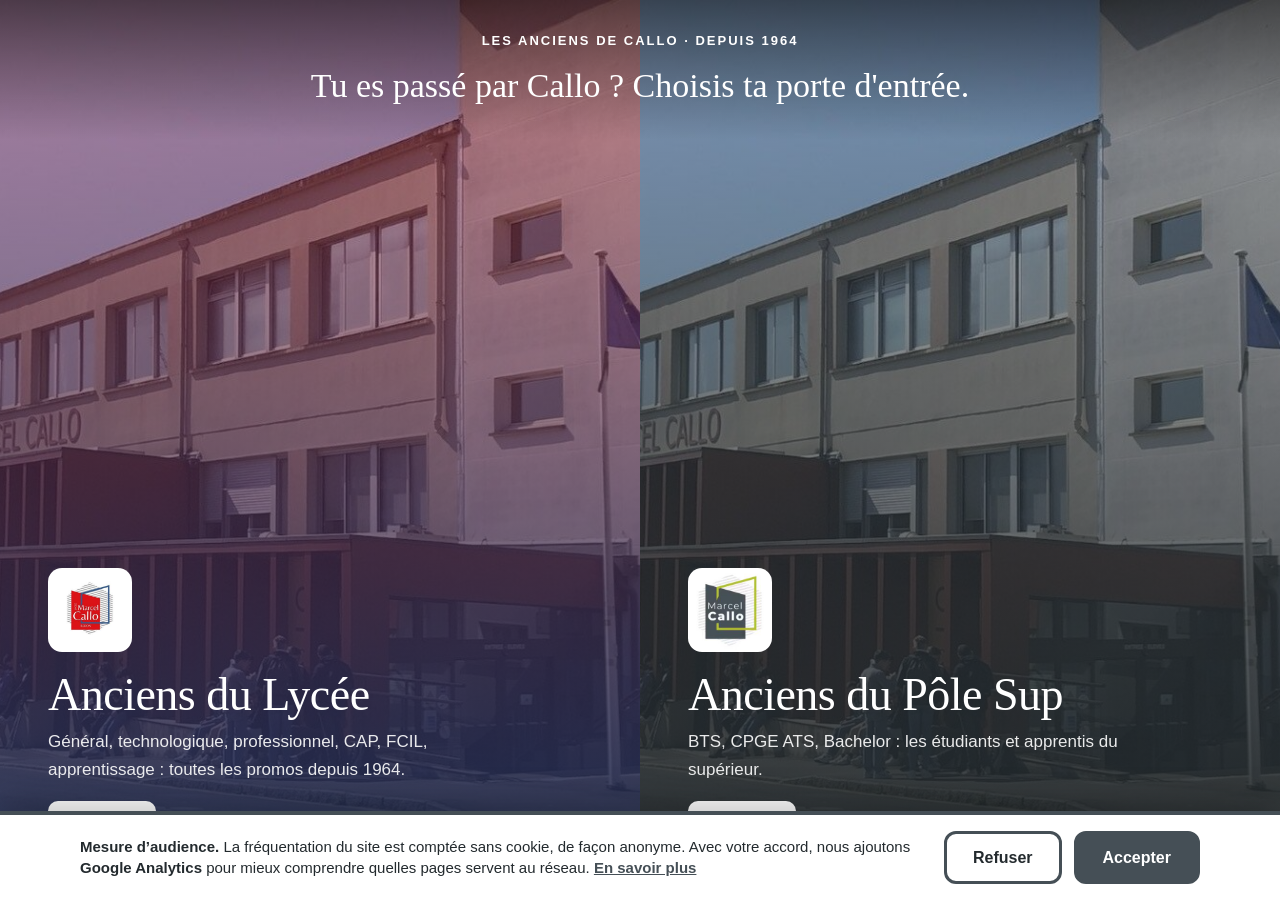
<file: index.html>
<!doctype html>
<html lang="fr">
<head>
<!-- Mesure d'audience : Google Analytics n'est chargé qu'après accord explicite du visiteur. -->
<script src="assets/js/consent.js"></script>
<meta charset="utf-8">
<meta name="viewport" content="width=device-width, initial-scale=1">
<title>Les Anciens de Callo · Redon</title>
<meta name="description" content="Le réseau des anciens du Lycée Marcel Callo et du Pôle Sup Callo à Redon.">
<link rel="icon" href="assets/img/logo-polesup.jpg">
<link rel="stylesheet" href="assets/css/style.css">
</head>
<body style="background:#232A2E">
<div style="position:relative">
  <div class="portal-top"><b>LES ANCIENS DE CALLO · DEPUIS 1964</b><h1>Tu es passé par Callo ? Choisis ta porte d'entrée.</h1></div>
  <main class="portal">
    <a class="ly" href="lycee/index.html"><div class="ph"></div><div class="in"><img class="logo" src="assets/img/logo-lycee.jpg" alt="Lycée Marcel Callo Redon"><h2>Anciens du Lycée</h2><p>Général, technologique, professionnel, CAP, FCIL, apprentissage : toutes les promos depuis 1964.</p><span class="go">Entrer →</span></div></a>
    <a class="ps" href="polesup/index.html"><div class="ph"></div><div class="in"><img class="logo" src="assets/img/logo-polesup.jpg" alt="Pôle Sup Callo"><h2>Anciens du Pôle Sup</h2><p>BTS, CPGE ATS, Bachelor : les étudiants et apprentis du supérieur.</p><span class="go">Entrer →</span></div></a>
  </main>
</div>
<script src="assets/js/config.js"></script>
<script src="assets/js/main.js"></script>
</body>
</html>
</file>
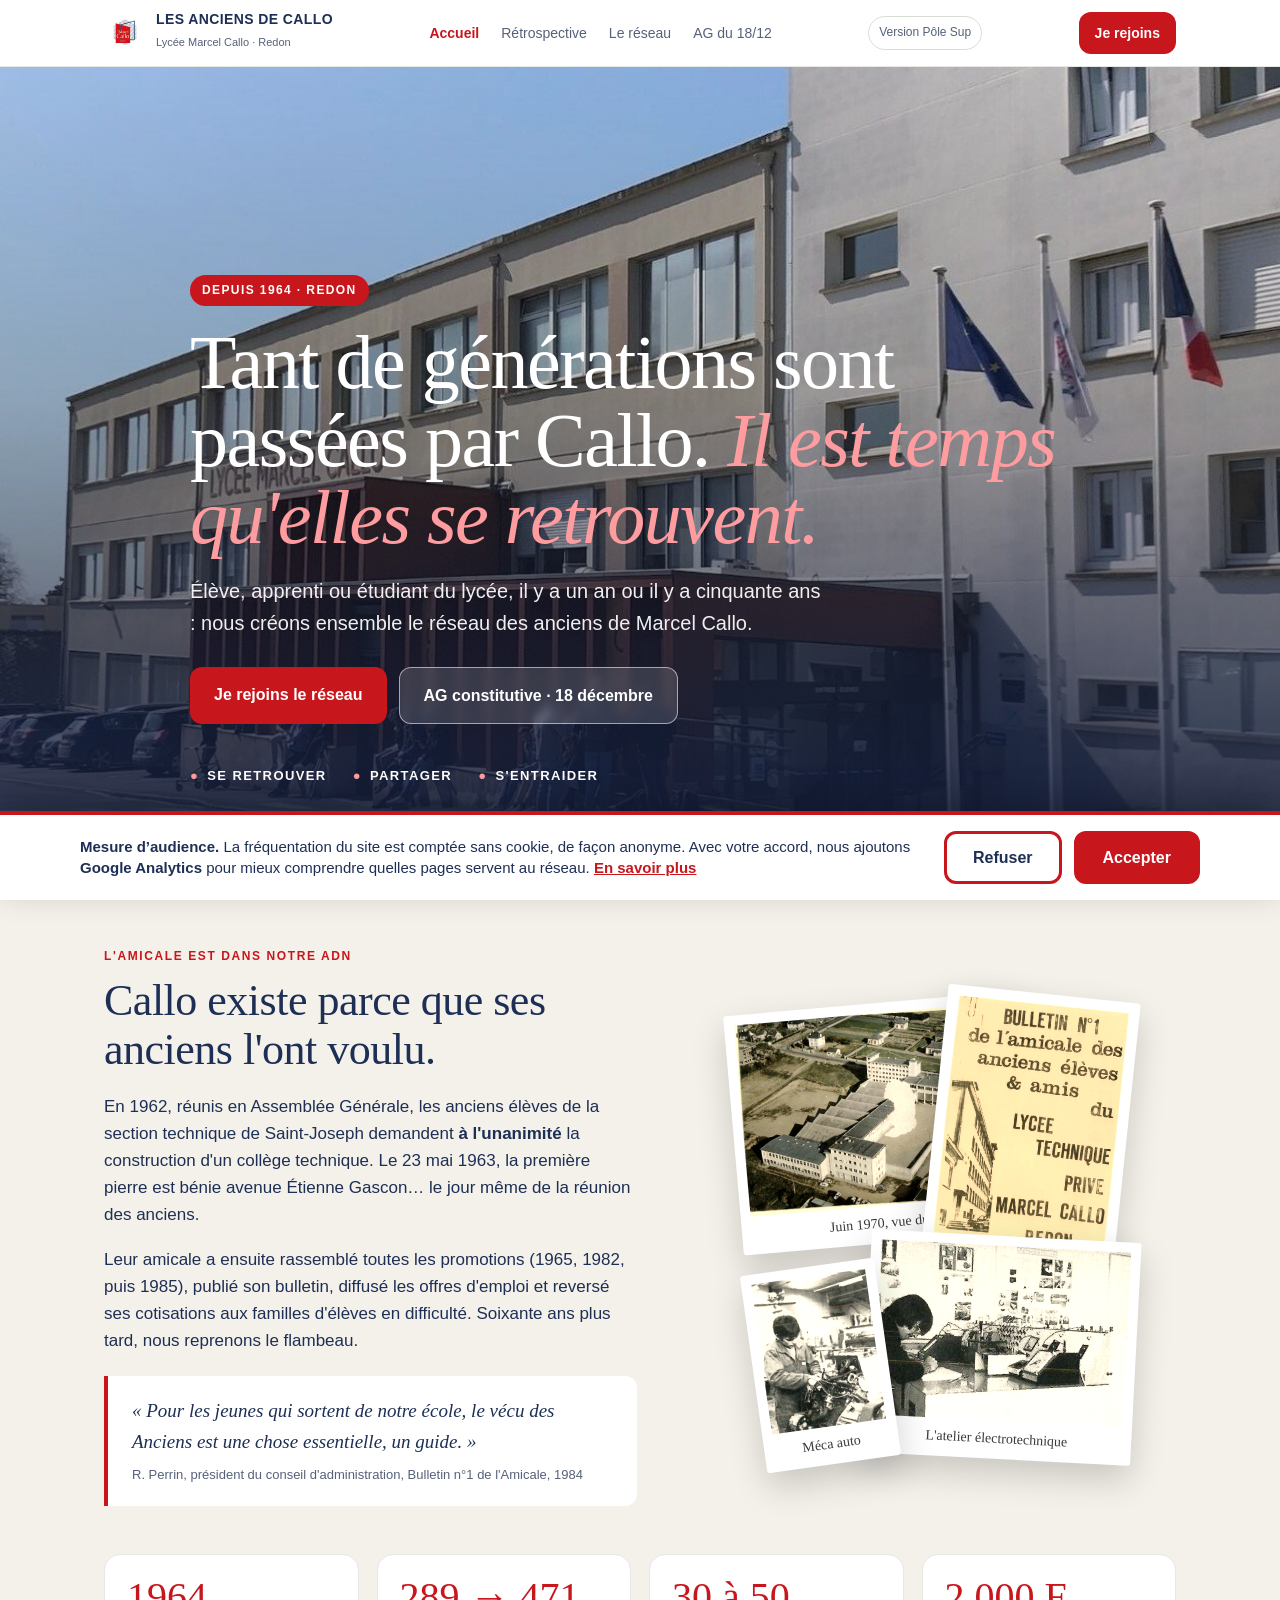
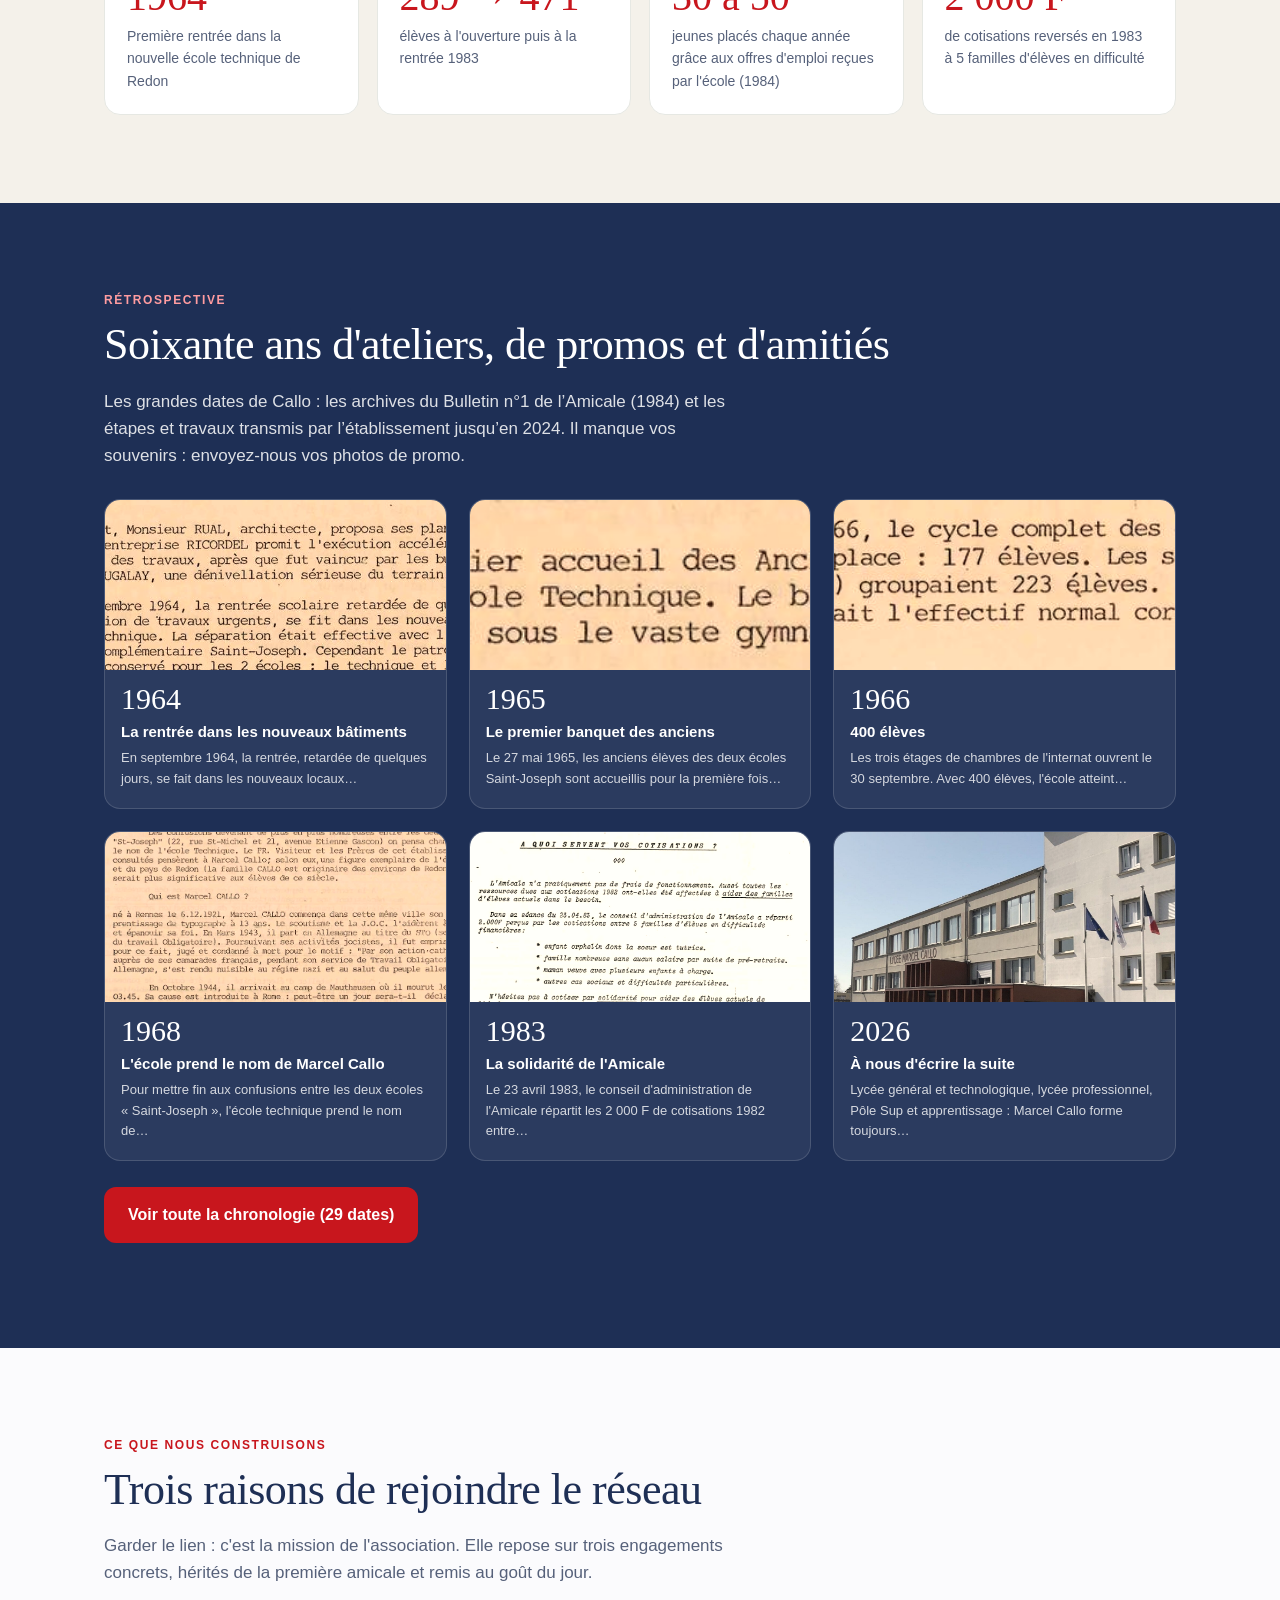
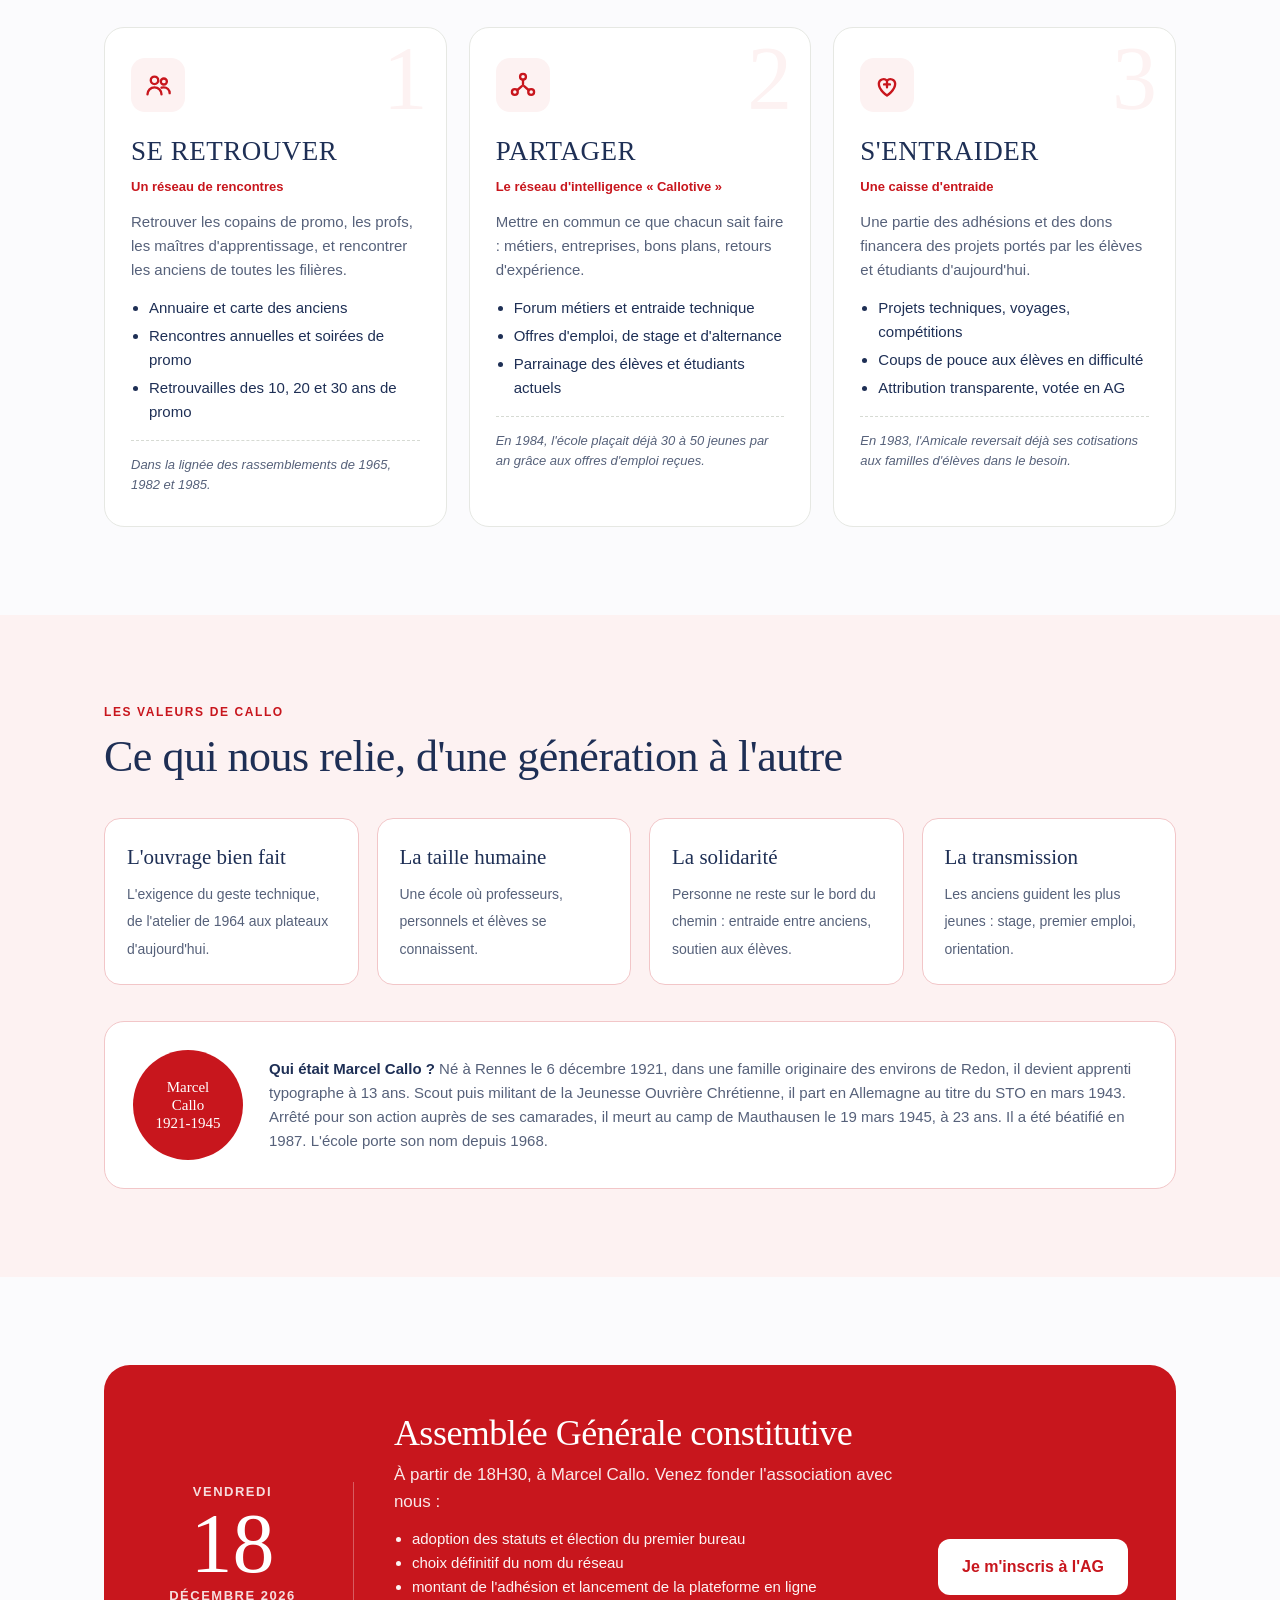
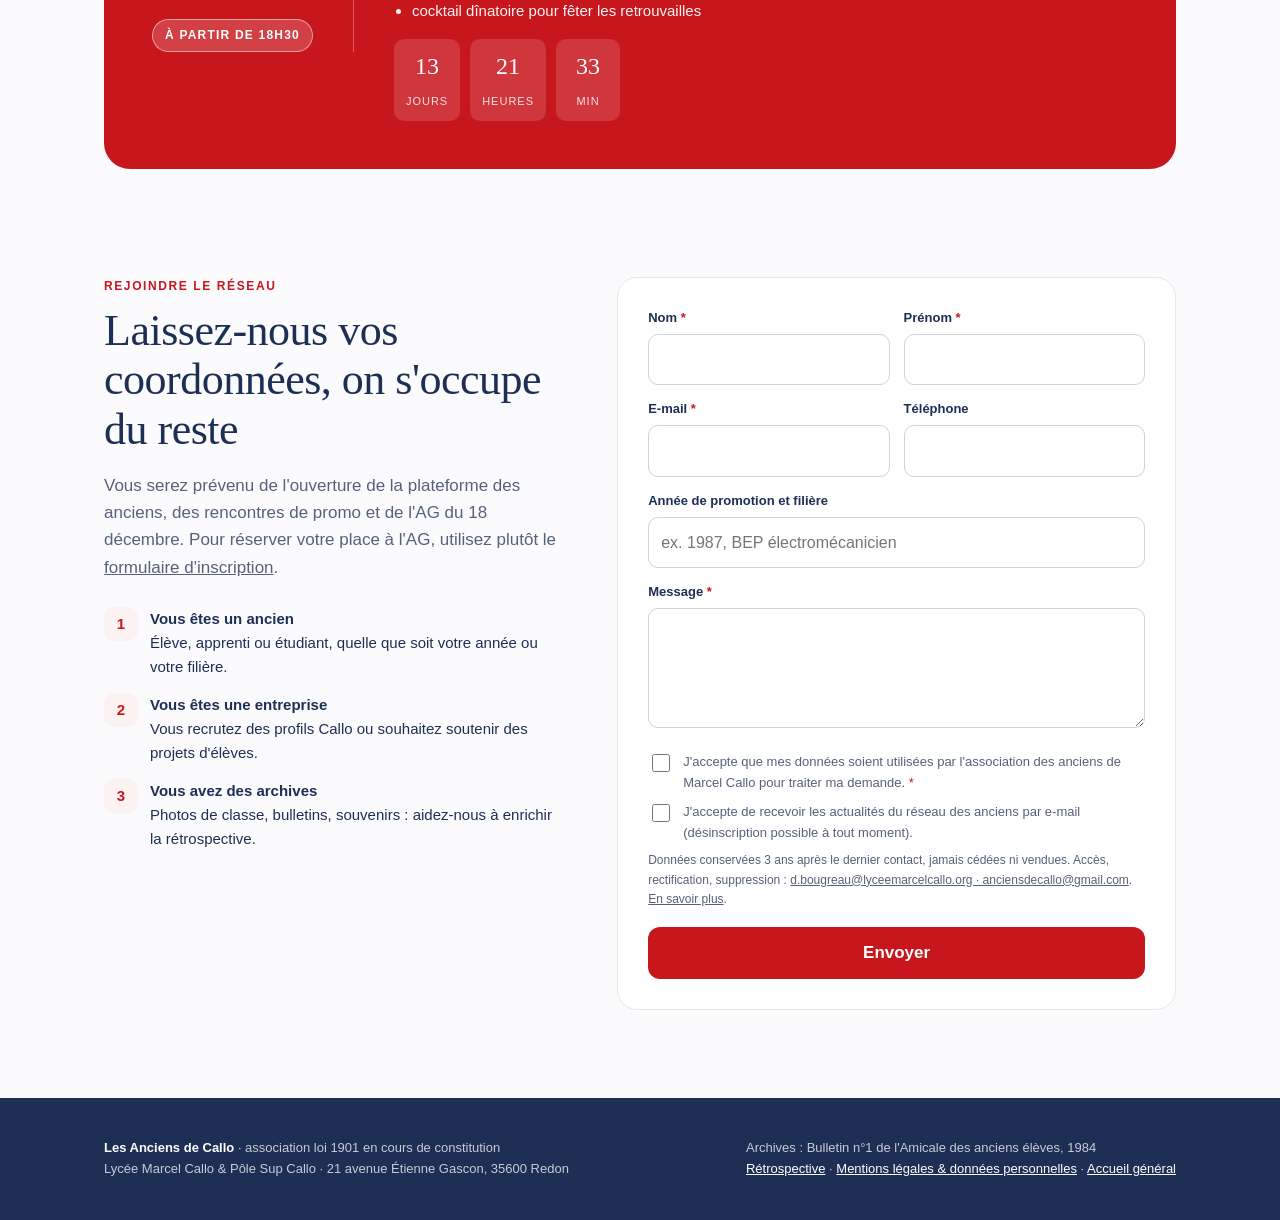
<file: lycee/index.html>
<!doctype html>
<html lang="fr">
<head>
<!-- Mesure d'audience : Google Analytics n'est chargé qu'après accord explicite du visiteur. -->
<script src="../assets/js/consent.js"></script>
<meta charset="utf-8">
<meta name="viewport" content="width=device-width, initial-scale=1">
<title>Les Anciens de Callo · Lycée Marcel Callo</title>
<meta name="description" content="Le réseau des anciens élèves, apprentis et étudiants de Marcel Callo (Redon) : se retrouver, partager, s&#x27;entraider. AG constitutive le 18 décembre 2026.">
<link rel="icon" href="../assets/img/logo-polesup.jpg">
<link rel="stylesheet" href="../assets/css/style.css">
</head>
<body class="lycee">
<nav>
  <div class="wrap">
    <a class="brand" href="index.html"><img src="../assets/img/logo-lycee.jpg" alt="Lycée Marcel Callo Redon"><div><b>LES ANCIENS DE CALLO</b><span>Lycée Marcel Callo · Redon</span></div></a>
    <ul><li><a href="index.html" class="on">Accueil</a></li><li><a href="retrospective.html">Rétrospective</a></li><li><a href="index.html#reseau">Le réseau</a></li><li><a href="index.html#ag">AG du 18/12</a></li></ul>
    <a class="switch" href="../polesup/index.html">Version Pôle Sup</a>
    <a class="btn btn-main" href="index.html#contact">Je rejoins</a>
  </div>
</nav>

<header class="hero" id="top">
  <div class="bg" role="img" aria-label="Façade actuelle du lycée Marcel Callo à Redon"></div>
  <div class="wrap">
    <span class="since">DEPUIS 1964 · REDON</span>
    <h1>Tant de générations sont passées par Callo. <em>Il est temps qu'elles se retrouvent.</em></h1>
    <p>Élève, apprenti ou étudiant du lycée, il y a un an ou il y a cinquante ans : nous créons ensemble le réseau des anciens de Marcel Callo.</p>
    <div class="ctas">
      <a class="btn btn-main" href="#contact">Je rejoins le réseau</a>
      <a class="btn btn-ghost" href="#ag">AG constitutive · 18 décembre</a>
    </div>
    <div class="pillars-strip"><span>Se retrouver</span><span>Partager</span><span>S'entraider</span></div>
  </div>
</header>

<section class="origin" id="histoire">
  <div class="wrap">
    <div class="grid">
      <div class="reveal">
        <div class="kicker">L'amicale est dans notre ADN</div>
        <h2>Callo existe parce que ses anciens l'ont voulu.</h2>
        <p>En 1962, réunis en Assemblée Générale, les anciens élèves de la section technique de Saint-Joseph demandent <strong>à l'unanimité</strong> la construction d'un collège technique. Le 23 mai 1963, la première pierre est bénie avenue Étienne Gascon… le jour même de la réunion des anciens.</p>
        <p>Leur amicale a ensuite rassemblé toutes les promotions (1965, 1982, puis 1985), publié son bulletin, diffusé les offres d'emploi et reversé ses cotisations aux familles d'élèves en difficulté. Soixante ans plus tard, nous reprenons le flambeau.</p>
        <blockquote>« Pour les jeunes qui sortent de notre école, le vécu des Anciens est une chose essentielle, un guide. »<cite>R. Perrin, président du conseil d'administration, Bulletin n°1 de l'Amicale, 1984</cite></blockquote>
      </div>
      <div class="stack reveal" aria-label="Montage de photos d'archives">
        <figure class="polaroid p1"><img src="../assets/img/aerien1970.jpg" alt="Vue aérienne de l'école en juin 1970"><figcaption>Juin 1970, vue du ciel</figcaption></figure>
        <figure class="polaroid p2"><img src="../assets/img/bulletin1984.jpg" alt="Couverture du Bulletin n°1 de l'Amicale"><figcaption>Bulletin n°1, 1984</figcaption></figure>
        <figure class="polaroid p3"><img src="../assets/img/atelier-electro.jpg" alt="Élève en atelier d'électrotechnique"><figcaption>L'atelier électrotechnique</figcaption></figure>
        <figure class="polaroid p4"><img src="../assets/img/atelier-auto.jpg" alt="Élève en atelier de mécanique automobile"><figcaption>Méca auto</figcaption></figure>
      </div>
    </div>
    <div class="stats reveal">
      <div class="stat"><b>1964</b><span>Première rentrée dans la nouvelle école technique de Redon</span></div>
      <div class="stat"><b>289 → 471</b><span>élèves à l'ouverture puis à la rentrée 1983</span></div>
      <div class="stat"><b>30 à 50</b><span>jeunes placés chaque année grâce aux offres d'emploi reçues par l'école (1984)</span></div>
      <div class="stat"><b>2 000 F</b><span>de cotisations reversés en 1983 à 5 familles d'élèves en difficulté</span></div>
    </div>
  </div>
</section>

<section class="timeline-sec" id="retrospective">
  <div class="wrap">
    <div class="kicker">Rétrospective</div>
    <h2 class="serif">Soixante ans d'ateliers, de promos et d'amitiés</h2>
    <p class="intro">Les grandes dates de Callo : les archives du Bulletin n°1 de l’Amicale (1984) et les étapes et travaux transmis par l’établissement jusqu’en 2024. Il manque vos souvenirs : envoyez-nous vos photos de promo.</p>
    <div class="teaser"><a href="retrospective.html#an-1964"><img src="../assets/img/1964-rentree.jpg" alt="Construction et rentrée de septembre 1964" loading="lazy"><div class="t"><div class="yr">1964</div><h3>La rentrée dans les nouveaux bâtiments</h3><p>En septembre 1964, la rentrée, retardée de quelques jours, se fait dans les nouveaux locaux…</p></div></a><a href="retrospective.html#an-1965"><img src="../assets/img/1965-premier-accueil-anciens.jpg" alt="Premier accueil des anciens, 27 mai 1965" loading="lazy"><div class="t"><div class="yr">1965</div><h3>Le premier banquet des anciens</h3><p>Le 27 mai 1965, les anciens élèves des deux écoles Saint-Joseph sont accueillis pour la première fois…</p></div></a><a href="retrospective.html#an-1966"><img src="../assets/img/1966-400-eleves.jpg" alt="Septembre 1966 : 400 élèves" loading="lazy"><div class="t"><div class="yr">1966</div><h3>400 élèves</h3><p>Les trois étages de chambres de l&#x27;internat ouvrent le 30 septembre. Avec 400 élèves, l&#x27;école atteint…</p></div></a><a href="retrospective.html#an-1968"><img src="../assets/img/1968-nom-marcel-callo.jpg" alt="Le choix du nom et le portrait de Marcel Callo" loading="lazy"><div class="t"><div class="yr">1968</div><h3>L&#x27;école prend le nom de Marcel Callo</h3><p>Pour mettre fin aux confusions entre les deux écoles « Saint-Joseph », l&#x27;école technique prend le nom de…</p></div></a><a href="retrospective.html#an-1983"><img src="../assets/img/1983-cotisations-solidarite.jpg" alt="« À quoi servent vos cotisations ? »" loading="lazy"><div class="t"><div class="yr">1983</div><h3>La solidarité de l&#x27;Amicale</h3><p>Le 23 avril 1983, le conseil d&#x27;administration de l&#x27;Amicale répartit les 2 000 F de cotisations 1982 entre…</p></div></a><a href="retrospective.html#an-2026"><img src="../assets/img/facade.jpg" alt="Le lycée Marcel Callo aujourd&#x27;hui, avenue Étienne Gascon" loading="lazy"><div class="t"><div class="yr">2026</div><h3>À nous d&#x27;écrire la suite</h3><p>Lycée général et technologique, lycée professionnel, Pôle Sup et apprentissage : Marcel Callo forme toujours…</p></div></a></div>
    <p style="margin-top:26px"><a class="btn btn-main" href="retrospective.html">Voir toute la chronologie (29 dates)</a></p>
  </div>
</section>

<section id="reseau">
  <div class="wrap">
    <div class="kicker">Ce que nous construisons</div>
    <h2>Trois raisons de rejoindre le réseau</h2>
    <p style="max-width:680px;color:var(--muted)">Garder le lien : c'est la mission de l'association. Elle repose sur trois engagements concrets, hérités de la première amicale et remis au goût du jour.</p>
    <div class="pillars">
      <article class="pillar reveal">
        <div class="num">1</div>
        <div class="ico"><svg viewBox="0 0 24 24" fill="none" stroke-width="2" stroke-linecap="round" stroke-linejoin="round"><circle cx="9" cy="8" r="3.2"/><circle cx="17" cy="9" r="2.6"/><path d="M3 20c0-3.3 2.7-6 6-6s6 2.7 6 6"/><path d="M15 14.3c.6-.2 1.3-.3 2-.3 2.8 0 5 2.2 5 5"/></svg></div>
        <h3>SE RETROUVER</h3>
        <div class="tag">Un réseau de rencontres</div>
        <p>Retrouver les copains de promo, les profs, les maîtres d'apprentissage, et rencontrer les anciens de toutes les filières.</p>
        <ul><li>Annuaire et carte des anciens</li><li>Rencontres annuelles et soirées de promo</li><li>Retrouvailles des 10, 20 et 30 ans de promo</li></ul>
        <div class="heritage">Dans la lignée des rassemblements de 1965, 1982 et 1985.</div>
      </article>
      <article class="pillar reveal">
        <div class="num">2</div>
        <div class="ico"><svg viewBox="0 0 24 24" fill="none" stroke-width="2" stroke-linecap="round" stroke-linejoin="round"><circle cx="12" cy="5" r="2.5"/><circle cx="5" cy="18" r="2.5"/><circle cx="19" cy="18" r="2.5"/><path d="M12 7.5v4M7 16.5l4-3.5M17 16.5l-4-3.5"/></svg></div>
        <h3>PARTAGER</h3>
        <div class="tag">Le réseau d'intelligence « Callotive »</div>
        <p>Mettre en commun ce que chacun sait faire : métiers, entreprises, bons plans, retours d'expérience.</p>
        <ul><li>Forum métiers et entraide technique</li><li>Offres d'emploi, de stage et d'alternance</li><li>Parrainage des élèves et étudiants actuels</li></ul>
        <div class="heritage">En 1984, l'école plaçait déjà 30 à 50 jeunes par an grâce aux offres d'emploi reçues.</div>
      </article>
      <article class="pillar reveal">
        <div class="num">3</div>
        <div class="ico"><svg viewBox="0 0 24 24" fill="none" stroke-width="2" stroke-linecap="round" stroke-linejoin="round"><path d="M12 21s-7-4.4-7-10a4 4 0 0 1 7-2.6A4 4 0 0 1 19 11c0 5.6-7 10-7 10z"/><path d="M9.5 11.5h5M12 9v5"/></svg></div>
        <h3>S'ENTRAIDER</h3>
        <div class="tag">Une caisse d'entraide</div>
        <p>Une partie des adhésions et des dons financera des projets portés par les élèves et étudiants d'aujourd'hui.</p>
        <ul><li>Projets techniques, voyages, compétitions</li><li>Coups de pouce aux élèves en difficulté</li><li>Attribution transparente, votée en AG</li></ul>
        <div class="heritage">En 1983, l'Amicale reversait déjà ses cotisations aux familles d'élèves dans le besoin.</div>
      </article>
    </div>
  </div>
</section>

<section class="values">
  <div class="wrap">
    <div class="kicker">Les valeurs de Callo</div>
    <h2>Ce qui nous relie, d'une génération à l'autre</h2>
    <div class="vals">
      <div class="val reveal"><b>L'ouvrage bien fait</b><span>L'exigence du geste technique, de l'atelier de 1964 aux plateaux d'aujourd'hui.</span></div>
      <div class="val reveal"><b>La taille humaine</b><span>Une école où professeurs, personnels et élèves se connaissent.</span></div>
      <div class="val reveal"><b>La solidarité</b><span>Personne ne reste sur le bord du chemin : entraide entre anciens, soutien aux élèves.</span></div>
      <div class="val reveal"><b>La transmission</b><span>Les anciens guident les plus jeunes : stage, premier emploi, orientation.</span></div>
    </div>
    <div class="callo reveal">
      <div class="badge">Marcel<br>Callo<br>1921-1945</div>
      <p><strong style="color:var(--ink)">Qui était Marcel Callo ?</strong> Né à Rennes le 6 décembre 1921, dans une famille originaire des environs de Redon, il devient apprenti typographe à 13 ans. Scout puis militant de la Jeunesse Ouvrière Chrétienne, il part en Allemagne au titre du STO en mars 1943. Arrêté pour son action auprès de ses camarades, il meurt au camp de Mauthausen le 19 mars 1945, à 23 ans. Il a été béatifié en 1987. L'école porte son nom depuis 1968.</p>
    </div>
  </div>
</section>

<section id="ag">
  <div class="wrap">
    <div class="ag reveal">
      <div class="date"><small>VENDREDI</small><b>18</b><small>DÉCEMBRE 2026</small><small class="heure">à partir de 18H30</small></div>
      <div>
        <h2>Assemblée Générale constitutive</h2>
        <p>À partir de 18H30, à Marcel Callo. Venez fonder l'association avec nous :</p>
        <ul><li>adoption des statuts et élection du premier bureau</li><li>choix définitif du nom du réseau</li><li>montant de l'adhésion et lancement de la plateforme en ligne</li><li>cocktail dînatoire pour fêter les retrouvailles</li></ul>
        <div class="countdown" id="cd"><div><b id="cd-d">–</b><span>jours</span></div><div><b id="cd-h">–</b><span>heures</span></div><div><b id="cd-m">–</b><span>min</span></div></div>
      </div>
      <div><a class="btn" href="../inscription.html?ecole=lycee&amp;utm_source=site">Je m'inscris à l'AG</a></div>
    </div>
  </div>
</section>

<section class="contact" id="contact" style="padding-top:20px">
  <div class="wrap">
    <div class="grid">
      <div>
        <div class="kicker">Rejoindre le réseau</div>
        <h2>Laissez-nous vos coordonnées, on s'occupe du reste</h2>
        <p style="color:var(--muted)">Vous serez prévenu de l'ouverture de la plateforme des anciens, des rencontres de promo et de l'AG du 18 décembre. Pour réserver votre place à l'AG, utilisez plutôt le <a href="../inscription.html?ecole=lycee&amp;utm_source=site">formulaire d'inscription</a>.</p>
        <ul class="contact-points">
          <li><span class="dot">1</span><div><b>Vous êtes un ancien</b>Élève, apprenti ou étudiant, quelle que soit votre année ou votre filière.</div></li>
          <li><span class="dot">2</span><div><b>Vous êtes une entreprise</b>Vous recrutez des profils Callo ou souhaitez soutenir des projets d'élèves.</div></li>
          <li><span class="dot">3</span><div><b>Vous avez des archives</b>Photos de classe, bulletins, souvenirs : aidez-nous à enrichir la rétrospective.</div></li>
        </ul>
      </div>
      <form id="cf" data-site="Lycée Marcel Callo" novalidate>
        <div class="fg">
          <div><label class="f" for="c-nom">Nom <i>*</i></label><input type="text" id="c-nom" name="nom" autocomplete="family-name" required></div>
          <div><label class="f" for="c-prenom">Prénom <i>*</i></label><input type="text" id="c-prenom" name="prenom" autocomplete="given-name" required></div>
          <div><label class="f" for="c-email">E-mail <i>*</i></label><input type="email" id="c-email" name="email" autocomplete="email" required></div>
          <div><label class="f" for="c-tel">Téléphone</label><input type="tel" id="c-tel" name="tel" autocomplete="tel"></div>
          <div class="full"><label class="f" for="c-promo">Année de promotion et filière</label><input type="text" id="c-promo" name="promo" placeholder="ex. 1987, BEP électromécanicien"></div>
          <div class="full"><label class="f" for="c-msg">Message <i>*</i></label><textarea id="c-msg" name="message" required></textarea></div>
        </div>
        <input class="hp" type="text" name="site_web" tabindex="-1" autocomplete="off" aria-hidden="true">
        <div class="consent">
          <label><input type="checkbox" id="c-rgpd" name="rgpd" required><span>J'accepte que mes données soient utilisées par l'association des anciens de Marcel Callo pour traiter ma demande. <i style="color:var(--primary);font-style:normal">*</i></span></label>
          <label><input type="checkbox" id="c-optin" name="optin"><span>J'accepte de recevoir les actualités du réseau des anciens par e-mail (désinscription possible à tout moment).</span></label>
          <p style="margin:8px 0 0;font-size:12px">Données conservées 3 ans après le dernier contact, jamais cédées ni vendues. Accès, rectification, suppression : <a data-contact href="#">contact</a>. <a href="mentions-legales.html">En savoir plus</a>.</p>
        </div>
        <button type="submit" id="c-go">Envoyer</button>
        <div id="c-msgbox" class="msg" role="status" aria-live="polite"></div>
      </form>
    </div>
  </div>
</section>
<footer>
  <div class="wrap">
    <div><strong style="color:#fff">Les Anciens de Callo</strong> · association loi 1901 en cours de constitution<br>Lycée Marcel Callo &amp; Pôle Sup Callo · 21 avenue Étienne Gascon, 35600 Redon</div>
    <div>Archives : Bulletin n°1 de l'Amicale des anciens élèves, 1984<br><a href="retrospective.html">Rétrospective</a> · <a href="mentions-legales.html">Mentions légales &amp; données personnelles</a> · <a href="../index.html">Accueil général</a></div>
  </div>
</footer>
<script src="../assets/js/config.js"></script>
<script src="../assets/js/main.js"></script>
</body>
</html>
</file>
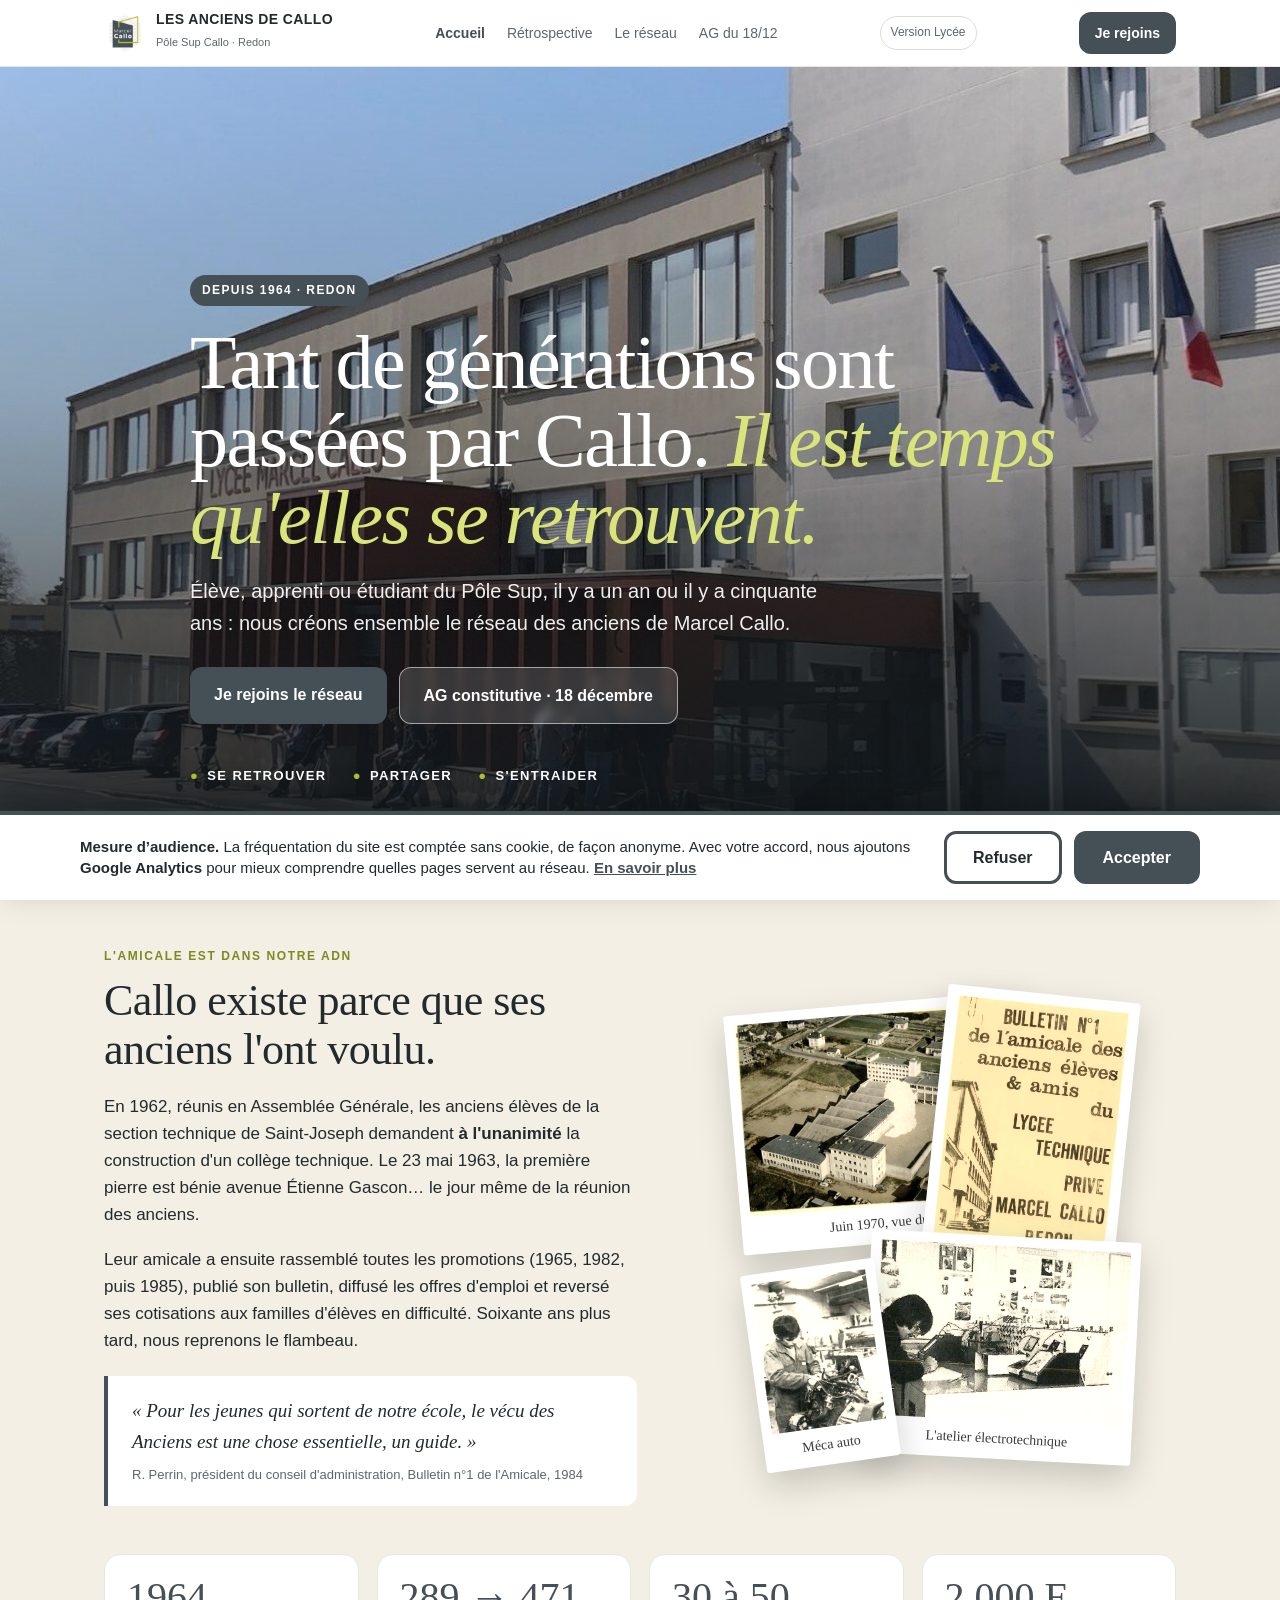
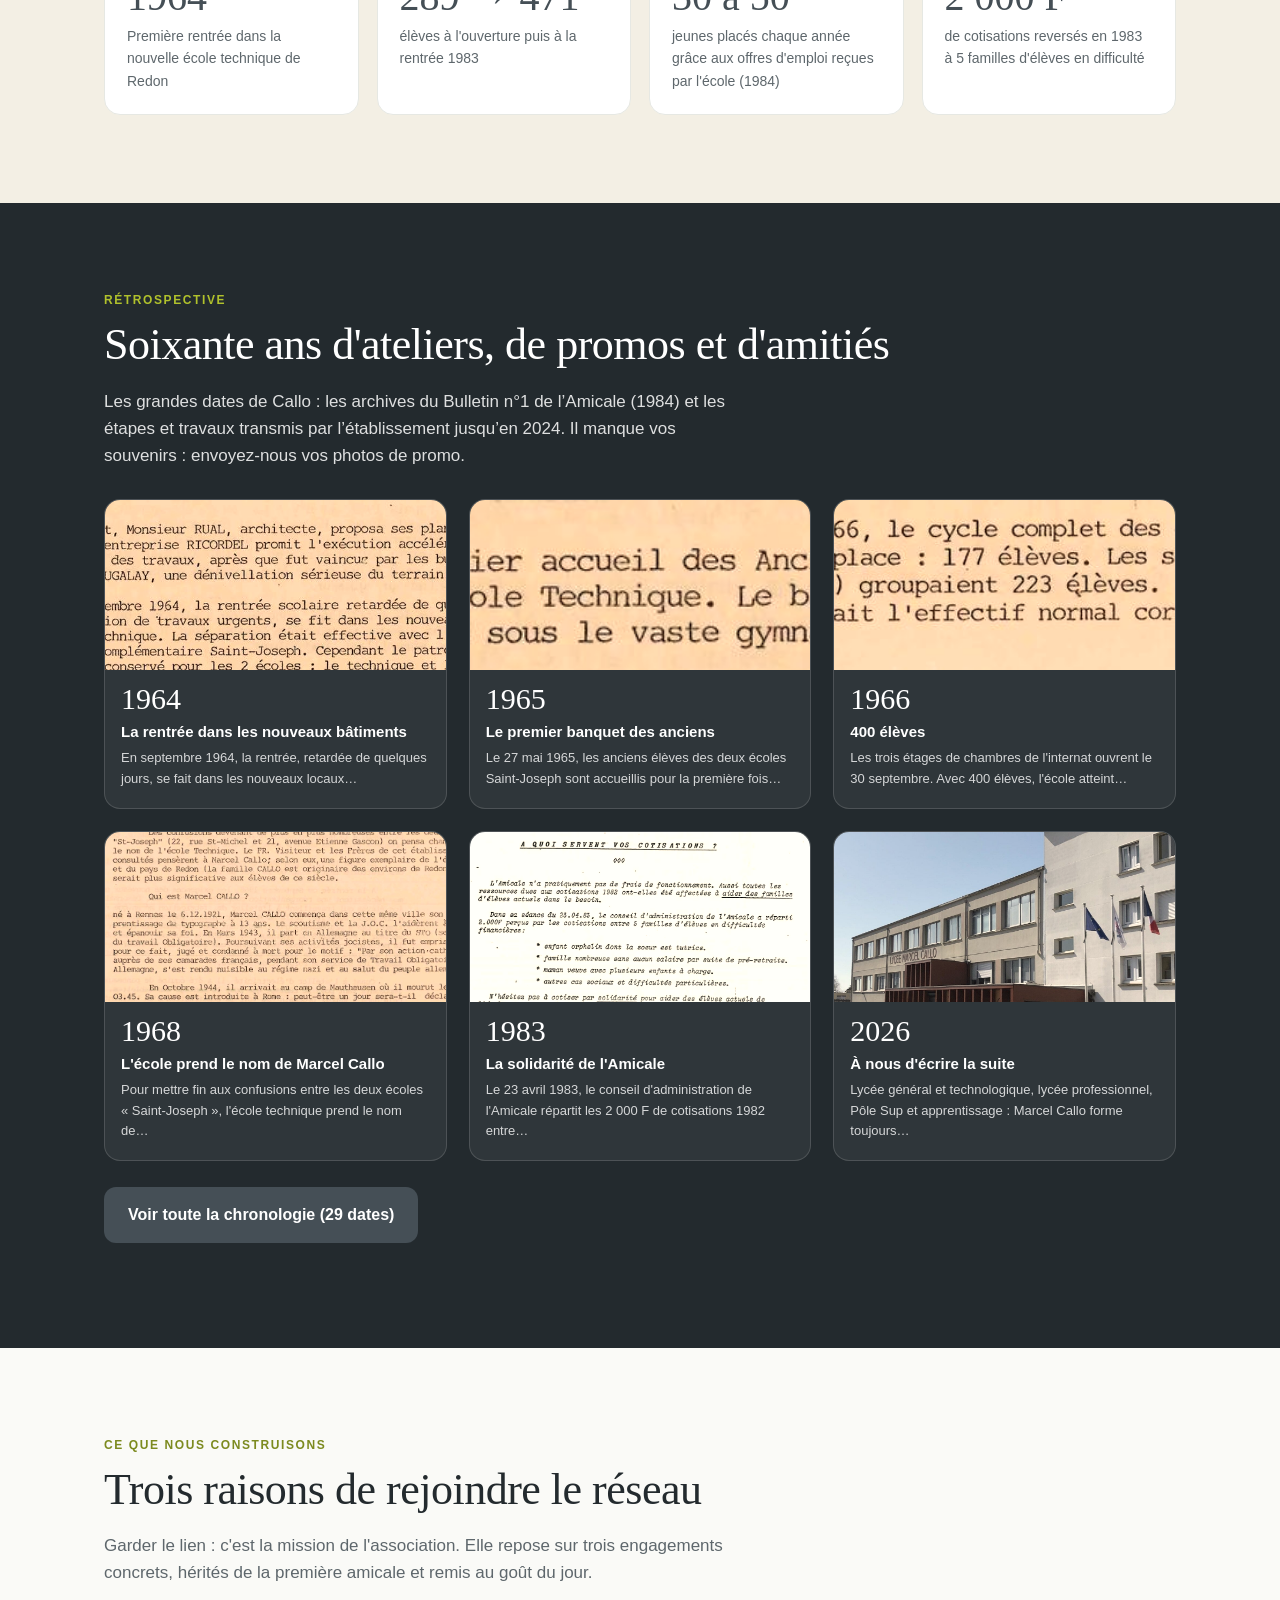
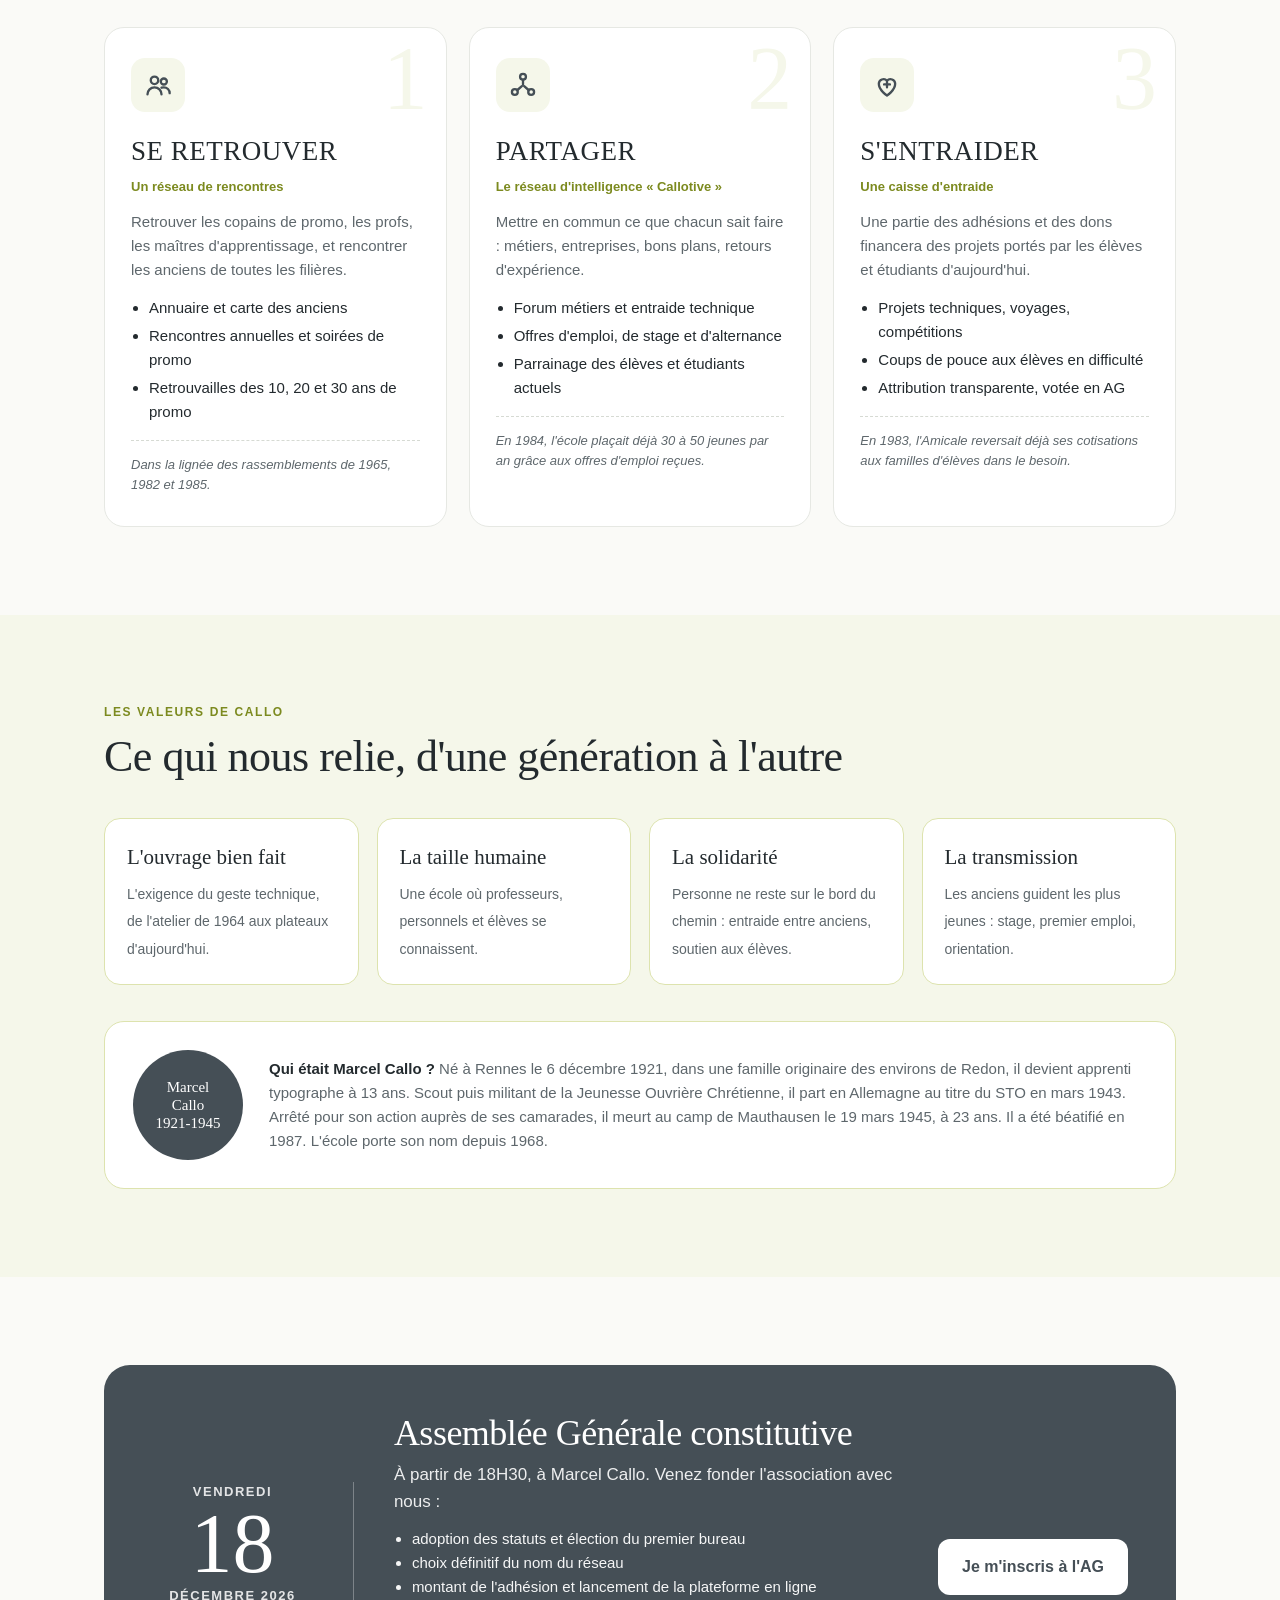
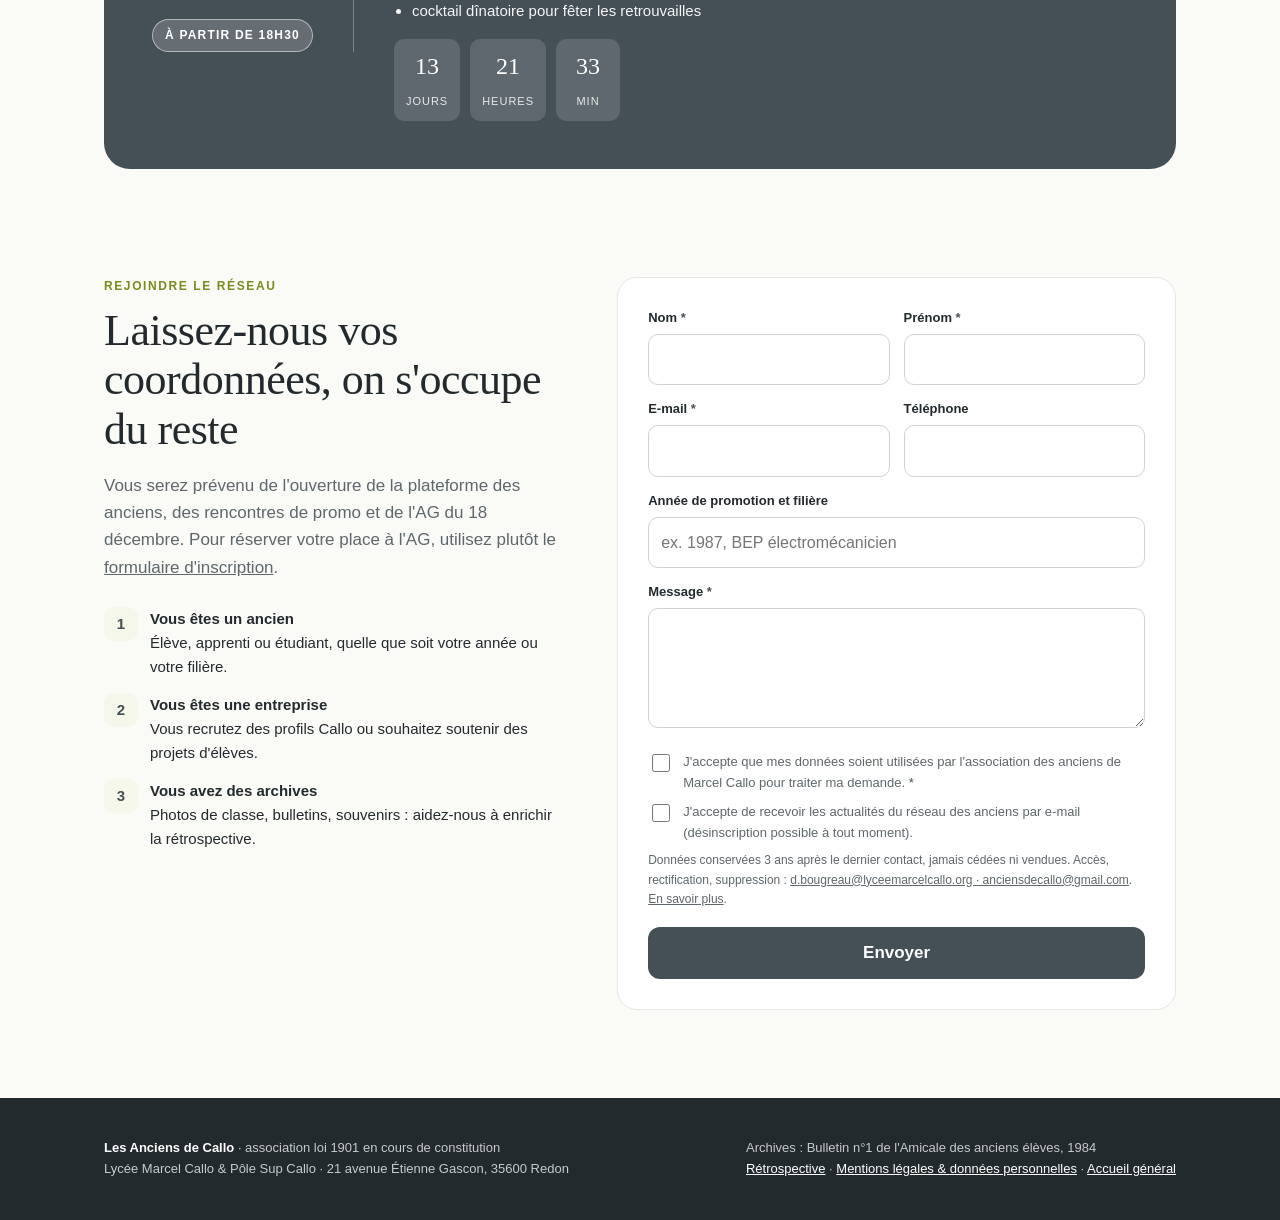
<file: polesup/index.html>
<!doctype html>
<html lang="fr">
<head>
<!-- Mesure d'audience : Google Analytics n'est chargé qu'après accord explicite du visiteur. -->
<script src="../assets/js/consent.js"></script>
<meta charset="utf-8">
<meta name="viewport" content="width=device-width, initial-scale=1">
<title>Les Anciens de Callo · Pôle Sup Callo</title>
<meta name="description" content="Le réseau des anciens élèves, apprentis et étudiants de Marcel Callo (Redon) : se retrouver, partager, s&#x27;entraider. AG constitutive le 18 décembre 2026.">
<link rel="icon" href="../assets/img/logo-polesup.jpg">
<link rel="stylesheet" href="../assets/css/style.css">
</head>
<body class="polesup">
<nav>
  <div class="wrap">
    <a class="brand" href="index.html"><img src="../assets/img/logo-polesup.jpg" alt="Pôle Sup Callo"><div><b>LES ANCIENS DE CALLO</b><span>Pôle Sup Callo · Redon</span></div></a>
    <ul><li><a href="index.html" class="on">Accueil</a></li><li><a href="retrospective.html">Rétrospective</a></li><li><a href="index.html#reseau">Le réseau</a></li><li><a href="index.html#ag">AG du 18/12</a></li></ul>
    <a class="switch" href="../lycee/index.html">Version Lycée</a>
    <a class="btn btn-main" href="index.html#contact">Je rejoins</a>
  </div>
</nav>

<header class="hero" id="top">
  <div class="bg" role="img" aria-label="Façade actuelle du lycée Marcel Callo à Redon"></div>
  <div class="wrap">
    <span class="since">DEPUIS 1964 · REDON</span>
    <h1>Tant de générations sont passées par Callo. <em>Il est temps qu'elles se retrouvent.</em></h1>
    <p>Élève, apprenti ou étudiant du Pôle Sup, il y a un an ou il y a cinquante ans : nous créons ensemble le réseau des anciens de Marcel Callo.</p>
    <div class="ctas">
      <a class="btn btn-main" href="#contact">Je rejoins le réseau</a>
      <a class="btn btn-ghost" href="#ag">AG constitutive · 18 décembre</a>
    </div>
    <div class="pillars-strip"><span>Se retrouver</span><span>Partager</span><span>S'entraider</span></div>
  </div>
</header>

<section class="origin" id="histoire">
  <div class="wrap">
    <div class="grid">
      <div class="reveal">
        <div class="kicker">L'amicale est dans notre ADN</div>
        <h2>Callo existe parce que ses anciens l'ont voulu.</h2>
        <p>En 1962, réunis en Assemblée Générale, les anciens élèves de la section technique de Saint-Joseph demandent <strong>à l'unanimité</strong> la construction d'un collège technique. Le 23 mai 1963, la première pierre est bénie avenue Étienne Gascon… le jour même de la réunion des anciens.</p>
        <p>Leur amicale a ensuite rassemblé toutes les promotions (1965, 1982, puis 1985), publié son bulletin, diffusé les offres d'emploi et reversé ses cotisations aux familles d'élèves en difficulté. Soixante ans plus tard, nous reprenons le flambeau.</p>
        <blockquote>« Pour les jeunes qui sortent de notre école, le vécu des Anciens est une chose essentielle, un guide. »<cite>R. Perrin, président du conseil d'administration, Bulletin n°1 de l'Amicale, 1984</cite></blockquote>
      </div>
      <div class="stack reveal" aria-label="Montage de photos d'archives">
        <figure class="polaroid p1"><img src="../assets/img/aerien1970.jpg" alt="Vue aérienne de l'école en juin 1970"><figcaption>Juin 1970, vue du ciel</figcaption></figure>
        <figure class="polaroid p2"><img src="../assets/img/bulletin1984.jpg" alt="Couverture du Bulletin n°1 de l'Amicale"><figcaption>Bulletin n°1, 1984</figcaption></figure>
        <figure class="polaroid p3"><img src="../assets/img/atelier-electro.jpg" alt="Élève en atelier d'électrotechnique"><figcaption>L'atelier électrotechnique</figcaption></figure>
        <figure class="polaroid p4"><img src="../assets/img/atelier-auto.jpg" alt="Élève en atelier de mécanique automobile"><figcaption>Méca auto</figcaption></figure>
      </div>
    </div>
    <div class="stats reveal">
      <div class="stat"><b>1964</b><span>Première rentrée dans la nouvelle école technique de Redon</span></div>
      <div class="stat"><b>289 → 471</b><span>élèves à l'ouverture puis à la rentrée 1983</span></div>
      <div class="stat"><b>30 à 50</b><span>jeunes placés chaque année grâce aux offres d'emploi reçues par l'école (1984)</span></div>
      <div class="stat"><b>2 000 F</b><span>de cotisations reversés en 1983 à 5 familles d'élèves en difficulté</span></div>
    </div>
  </div>
</section>

<section class="timeline-sec" id="retrospective">
  <div class="wrap">
    <div class="kicker">Rétrospective</div>
    <h2 class="serif">Soixante ans d'ateliers, de promos et d'amitiés</h2>
    <p class="intro">Les grandes dates de Callo : les archives du Bulletin n°1 de l’Amicale (1984) et les étapes et travaux transmis par l’établissement jusqu’en 2024. Il manque vos souvenirs : envoyez-nous vos photos de promo.</p>
    <div class="teaser"><a href="retrospective.html#an-1964"><img src="../assets/img/1964-rentree.jpg" alt="Construction et rentrée de septembre 1964" loading="lazy"><div class="t"><div class="yr">1964</div><h3>La rentrée dans les nouveaux bâtiments</h3><p>En septembre 1964, la rentrée, retardée de quelques jours, se fait dans les nouveaux locaux…</p></div></a><a href="retrospective.html#an-1965"><img src="../assets/img/1965-premier-accueil-anciens.jpg" alt="Premier accueil des anciens, 27 mai 1965" loading="lazy"><div class="t"><div class="yr">1965</div><h3>Le premier banquet des anciens</h3><p>Le 27 mai 1965, les anciens élèves des deux écoles Saint-Joseph sont accueillis pour la première fois…</p></div></a><a href="retrospective.html#an-1966"><img src="../assets/img/1966-400-eleves.jpg" alt="Septembre 1966 : 400 élèves" loading="lazy"><div class="t"><div class="yr">1966</div><h3>400 élèves</h3><p>Les trois étages de chambres de l&#x27;internat ouvrent le 30 septembre. Avec 400 élèves, l&#x27;école atteint…</p></div></a><a href="retrospective.html#an-1968"><img src="../assets/img/1968-nom-marcel-callo.jpg" alt="Le choix du nom et le portrait de Marcel Callo" loading="lazy"><div class="t"><div class="yr">1968</div><h3>L&#x27;école prend le nom de Marcel Callo</h3><p>Pour mettre fin aux confusions entre les deux écoles « Saint-Joseph », l&#x27;école technique prend le nom de…</p></div></a><a href="retrospective.html#an-1983"><img src="../assets/img/1983-cotisations-solidarite.jpg" alt="« À quoi servent vos cotisations ? »" loading="lazy"><div class="t"><div class="yr">1983</div><h3>La solidarité de l&#x27;Amicale</h3><p>Le 23 avril 1983, le conseil d&#x27;administration de l&#x27;Amicale répartit les 2 000 F de cotisations 1982 entre…</p></div></a><a href="retrospective.html#an-2026"><img src="../assets/img/facade.jpg" alt="Le lycée Marcel Callo aujourd&#x27;hui, avenue Étienne Gascon" loading="lazy"><div class="t"><div class="yr">2026</div><h3>À nous d&#x27;écrire la suite</h3><p>Lycée général et technologique, lycée professionnel, Pôle Sup et apprentissage : Marcel Callo forme toujours…</p></div></a></div>
    <p style="margin-top:26px"><a class="btn btn-main" href="retrospective.html">Voir toute la chronologie (29 dates)</a></p>
  </div>
</section>

<section id="reseau">
  <div class="wrap">
    <div class="kicker">Ce que nous construisons</div>
    <h2>Trois raisons de rejoindre le réseau</h2>
    <p style="max-width:680px;color:var(--muted)">Garder le lien : c'est la mission de l'association. Elle repose sur trois engagements concrets, hérités de la première amicale et remis au goût du jour.</p>
    <div class="pillars">
      <article class="pillar reveal">
        <div class="num">1</div>
        <div class="ico"><svg viewBox="0 0 24 24" fill="none" stroke-width="2" stroke-linecap="round" stroke-linejoin="round"><circle cx="9" cy="8" r="3.2"/><circle cx="17" cy="9" r="2.6"/><path d="M3 20c0-3.3 2.7-6 6-6s6 2.7 6 6"/><path d="M15 14.3c.6-.2 1.3-.3 2-.3 2.8 0 5 2.2 5 5"/></svg></div>
        <h3>SE RETROUVER</h3>
        <div class="tag">Un réseau de rencontres</div>
        <p>Retrouver les copains de promo, les profs, les maîtres d'apprentissage, et rencontrer les anciens de toutes les filières.</p>
        <ul><li>Annuaire et carte des anciens</li><li>Rencontres annuelles et soirées de promo</li><li>Retrouvailles des 10, 20 et 30 ans de promo</li></ul>
        <div class="heritage">Dans la lignée des rassemblements de 1965, 1982 et 1985.</div>
      </article>
      <article class="pillar reveal">
        <div class="num">2</div>
        <div class="ico"><svg viewBox="0 0 24 24" fill="none" stroke-width="2" stroke-linecap="round" stroke-linejoin="round"><circle cx="12" cy="5" r="2.5"/><circle cx="5" cy="18" r="2.5"/><circle cx="19" cy="18" r="2.5"/><path d="M12 7.5v4M7 16.5l4-3.5M17 16.5l-4-3.5"/></svg></div>
        <h3>PARTAGER</h3>
        <div class="tag">Le réseau d'intelligence « Callotive »</div>
        <p>Mettre en commun ce que chacun sait faire : métiers, entreprises, bons plans, retours d'expérience.</p>
        <ul><li>Forum métiers et entraide technique</li><li>Offres d'emploi, de stage et d'alternance</li><li>Parrainage des élèves et étudiants actuels</li></ul>
        <div class="heritage">En 1984, l'école plaçait déjà 30 à 50 jeunes par an grâce aux offres d'emploi reçues.</div>
      </article>
      <article class="pillar reveal">
        <div class="num">3</div>
        <div class="ico"><svg viewBox="0 0 24 24" fill="none" stroke-width="2" stroke-linecap="round" stroke-linejoin="round"><path d="M12 21s-7-4.4-7-10a4 4 0 0 1 7-2.6A4 4 0 0 1 19 11c0 5.6-7 10-7 10z"/><path d="M9.5 11.5h5M12 9v5"/></svg></div>
        <h3>S'ENTRAIDER</h3>
        <div class="tag">Une caisse d'entraide</div>
        <p>Une partie des adhésions et des dons financera des projets portés par les élèves et étudiants d'aujourd'hui.</p>
        <ul><li>Projets techniques, voyages, compétitions</li><li>Coups de pouce aux élèves en difficulté</li><li>Attribution transparente, votée en AG</li></ul>
        <div class="heritage">En 1983, l'Amicale reversait déjà ses cotisations aux familles d'élèves dans le besoin.</div>
      </article>
    </div>
  </div>
</section>

<section class="values">
  <div class="wrap">
    <div class="kicker">Les valeurs de Callo</div>
    <h2>Ce qui nous relie, d'une génération à l'autre</h2>
    <div class="vals">
      <div class="val reveal"><b>L'ouvrage bien fait</b><span>L'exigence du geste technique, de l'atelier de 1964 aux plateaux d'aujourd'hui.</span></div>
      <div class="val reveal"><b>La taille humaine</b><span>Une école où professeurs, personnels et élèves se connaissent.</span></div>
      <div class="val reveal"><b>La solidarité</b><span>Personne ne reste sur le bord du chemin : entraide entre anciens, soutien aux élèves.</span></div>
      <div class="val reveal"><b>La transmission</b><span>Les anciens guident les plus jeunes : stage, premier emploi, orientation.</span></div>
    </div>
    <div class="callo reveal">
      <div class="badge">Marcel<br>Callo<br>1921-1945</div>
      <p><strong style="color:var(--ink)">Qui était Marcel Callo ?</strong> Né à Rennes le 6 décembre 1921, dans une famille originaire des environs de Redon, il devient apprenti typographe à 13 ans. Scout puis militant de la Jeunesse Ouvrière Chrétienne, il part en Allemagne au titre du STO en mars 1943. Arrêté pour son action auprès de ses camarades, il meurt au camp de Mauthausen le 19 mars 1945, à 23 ans. Il a été béatifié en 1987. L'école porte son nom depuis 1968.</p>
    </div>
  </div>
</section>

<section id="ag">
  <div class="wrap">
    <div class="ag reveal">
      <div class="date"><small>VENDREDI</small><b>18</b><small>DÉCEMBRE 2026</small><small class="heure">à partir de 18H30</small></div>
      <div>
        <h2>Assemblée Générale constitutive</h2>
        <p>À partir de 18H30, à Marcel Callo. Venez fonder l'association avec nous :</p>
        <ul><li>adoption des statuts et élection du premier bureau</li><li>choix définitif du nom du réseau</li><li>montant de l'adhésion et lancement de la plateforme en ligne</li><li>cocktail dînatoire pour fêter les retrouvailles</li></ul>
        <div class="countdown" id="cd"><div><b id="cd-d">–</b><span>jours</span></div><div><b id="cd-h">–</b><span>heures</span></div><div><b id="cd-m">–</b><span>min</span></div></div>
      </div>
      <div><a class="btn" href="../inscription.html?ecole=polesup&amp;utm_source=site">Je m'inscris à l'AG</a></div>
    </div>
  </div>
</section>

<section class="contact" id="contact" style="padding-top:20px">
  <div class="wrap">
    <div class="grid">
      <div>
        <div class="kicker">Rejoindre le réseau</div>
        <h2>Laissez-nous vos coordonnées, on s'occupe du reste</h2>
        <p style="color:var(--muted)">Vous serez prévenu de l'ouverture de la plateforme des anciens, des rencontres de promo et de l'AG du 18 décembre. Pour réserver votre place à l'AG, utilisez plutôt le <a href="../inscription.html?ecole=polesup&amp;utm_source=site">formulaire d'inscription</a>.</p>
        <ul class="contact-points">
          <li><span class="dot">1</span><div><b>Vous êtes un ancien</b>Élève, apprenti ou étudiant, quelle que soit votre année ou votre filière.</div></li>
          <li><span class="dot">2</span><div><b>Vous êtes une entreprise</b>Vous recrutez des profils Callo ou souhaitez soutenir des projets d'élèves.</div></li>
          <li><span class="dot">3</span><div><b>Vous avez des archives</b>Photos de classe, bulletins, souvenirs : aidez-nous à enrichir la rétrospective.</div></li>
        </ul>
      </div>
      <form id="cf" data-site="Pôle Sup Callo" novalidate>
        <div class="fg">
          <div><label class="f" for="c-nom">Nom <i>*</i></label><input type="text" id="c-nom" name="nom" autocomplete="family-name" required></div>
          <div><label class="f" for="c-prenom">Prénom <i>*</i></label><input type="text" id="c-prenom" name="prenom" autocomplete="given-name" required></div>
          <div><label class="f" for="c-email">E-mail <i>*</i></label><input type="email" id="c-email" name="email" autocomplete="email" required></div>
          <div><label class="f" for="c-tel">Téléphone</label><input type="tel" id="c-tel" name="tel" autocomplete="tel"></div>
          <div class="full"><label class="f" for="c-promo">Année de promotion et filière</label><input type="text" id="c-promo" name="promo" placeholder="ex. 1987, BEP électromécanicien"></div>
          <div class="full"><label class="f" for="c-msg">Message <i>*</i></label><textarea id="c-msg" name="message" required></textarea></div>
        </div>
        <input class="hp" type="text" name="site_web" tabindex="-1" autocomplete="off" aria-hidden="true">
        <div class="consent">
          <label><input type="checkbox" id="c-rgpd" name="rgpd" required><span>J'accepte que mes données soient utilisées par l'association des anciens de Marcel Callo pour traiter ma demande. <i style="color:var(--primary);font-style:normal">*</i></span></label>
          <label><input type="checkbox" id="c-optin" name="optin"><span>J'accepte de recevoir les actualités du réseau des anciens par e-mail (désinscription possible à tout moment).</span></label>
          <p style="margin:8px 0 0;font-size:12px">Données conservées 3 ans après le dernier contact, jamais cédées ni vendues. Accès, rectification, suppression : <a data-contact href="#">contact</a>. <a href="mentions-legales.html">En savoir plus</a>.</p>
        </div>
        <button type="submit" id="c-go">Envoyer</button>
        <div id="c-msgbox" class="msg" role="status" aria-live="polite"></div>
      </form>
    </div>
  </div>
</section>
<footer>
  <div class="wrap">
    <div><strong style="color:#fff">Les Anciens de Callo</strong> · association loi 1901 en cours de constitution<br>Lycée Marcel Callo &amp; Pôle Sup Callo · 21 avenue Étienne Gascon, 35600 Redon</div>
    <div>Archives : Bulletin n°1 de l'Amicale des anciens élèves, 1984<br><a href="retrospective.html">Rétrospective</a> · <a href="mentions-legales.html">Mentions légales &amp; données personnelles</a> · <a href="../index.html">Accueil général</a></div>
  </div>
</footer>
<script src="../assets/js/config.js"></script>
<script src="../assets/js/main.js"></script>
</body>
</html>
</file>
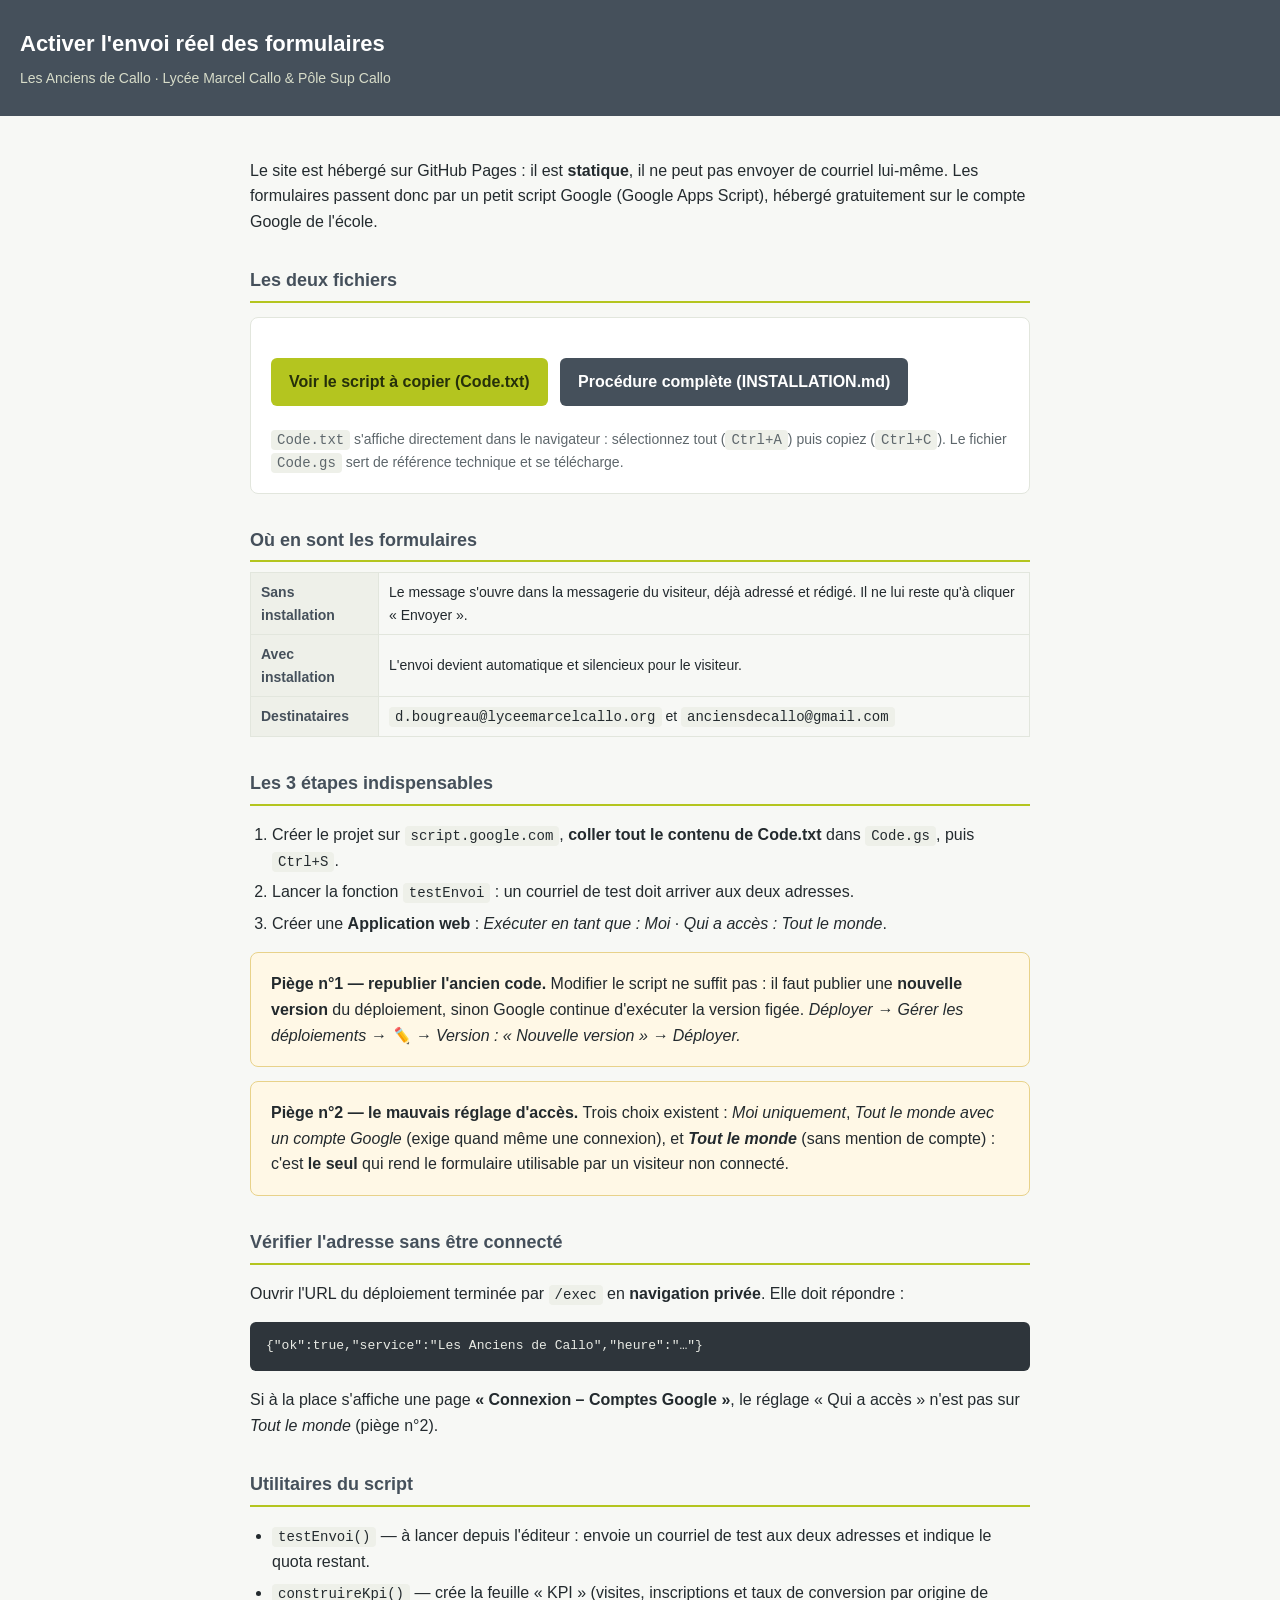
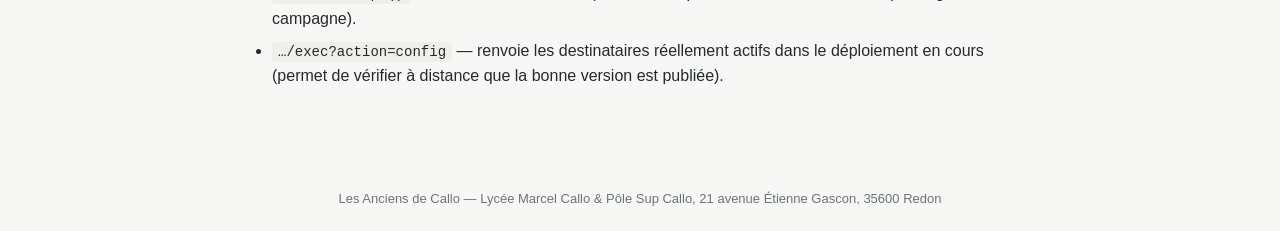
<file: outils/apps-script/index.html>
<!DOCTYPE html>
<html lang="fr">
<head>
<!-- Google tag (gtag.js) -->
<script async src="https://www.googletagmanager.com/gtag/js?id=G-Z9DCCNGT00"></script>
<script>
  window.dataLayer = window.dataLayer || [];
  function gtag(){dataLayer.push(arguments);}
  gtag('js', new Date());

  gtag('config', 'G-Z9DCCNGT00');
</script>
<meta charset="utf-8">
<meta name="viewport" content="width=device-width, initial-scale=1">
<title>Script Google — mode d'emploi · Les Anciens de Callo</title>
<style>
  :root{ --vert:#B4C51F; --ardoise:#45505B; --fond:#F7F8F5; }
  *{ box-sizing:border-box; }
  body{ margin:0; background:var(--fond); color:#232A2E;
        font-family:Arial,Helvetica,sans-serif; font-size:16px; line-height:1.6; }
  header{ background:var(--ardoise); color:#fff; padding:26px 20px; }
  header h1{ margin:0; font-size:22px; font-weight:600; }
  header p{ margin:6px 0 0; color:#D7DCC9; font-size:14px; }
  main{ max-width:820px; margin:0 auto; padding:26px 20px 60px; }
  h2{ color:var(--ardoise); font-size:18px; margin:32px 0 10px;
      border-bottom:2px solid var(--vert); padding-bottom:6px; }
  ol,ul{ padding-left:22px; }
  li{ margin:6px 0; }
  .box{ background:#fff; border:1px solid #E2E6DD; border-radius:8px;
        padding:18px 20px; margin:14px 0; }
  .warn{ background:#FFF8E6; border-color:#E8D28A; }
  a.btn{ display:inline-block; background:var(--vert); color:#26300A; font-weight:700;
         text-decoration:none; padding:11px 18px; border-radius:6px; margin:6px 8px 6px 0; }
  a.btn.alt{ background:var(--ardoise); color:#fff; }
  code{ background:#EEF0E9; padding:2px 6px; border-radius:4px;
        font-family:Consolas,Monaco,monospace; font-size:14px; }
  pre{ background:#2E353B; color:#E8EAE4; padding:14px 16px; border-radius:6px;
       overflow-x:auto; font-size:13px; }
  table{ border-collapse:collapse; width:100%; margin:10px 0; }
  th,td{ border:1px solid #E2E6DD; padding:8px 10px; text-align:left; font-size:14px; }
  th{ background:#EEF0E9; color:var(--ardoise); }
  footer{ color:#6B747C; font-size:13px; text-align:center; padding:24px 16px; }
</style>
</head>
<body>
<header>
  <h1>Activer l'envoi réel des formulaires</h1>
  <p>Les Anciens de Callo · Lycée Marcel Callo &amp; Pôle Sup Callo</p>
</header>

<main>

  <p>Le site est hébergé sur GitHub Pages : il est <b>statique</b>, il ne peut pas envoyer
  de courriel lui-même. Les formulaires passent donc par un petit script Google
  (Google Apps Script), hébergé gratuitement sur le compte Google de l'école.</p>

  <h2>Les deux fichiers</h2>
  <div class="box">
    <p><a class="btn" href="Code.txt">Voir le script à copier (Code.txt)</a>
       <a class="btn alt" href="INSTALLATION.md">Procédure complète (INSTALLATION.md)</a></p>
    <p style="margin:8px 0 0;font-size:14px;color:#5E676C">
      <code>Code.txt</code> s'affiche directement dans le navigateur : sélectionnez tout
      (<code>Ctrl+A</code>) puis copiez (<code>Ctrl+C</code>). Le fichier
      <code>Code.gs</code> sert de référence technique et se télécharge.</p>
  </div>

  <h2>Où en sont les formulaires</h2>
  <table>
    <tr><th>Sans installation</th><td>Le message s'ouvre dans la messagerie du visiteur, déjà adressé et rédigé. Il ne lui reste qu'à cliquer « Envoyer ».</td></tr>
    <tr><th>Avec installation</th><td>L'envoi devient automatique et silencieux pour le visiteur.</td></tr>
    <tr><th>Destinataires</th><td><code>d.bougreau@lyceemarcelcallo.org</code> et <code>anciensdecallo@gmail.com</code></td></tr>
  </table>

  <h2>Les 3 étapes indispensables</h2>
  <ol>
    <li>Créer le projet sur <code>script.google.com</code>, <b>coller tout le contenu de Code.txt</b> dans <code>Code.gs</code>, puis <code>Ctrl+S</code>.</li>
    <li>Lancer la fonction <code>testEnvoi</code> : un courriel de test doit arriver aux deux adresses.</li>
    <li>Créer une <b>Application web</b> : <i>Exécuter en tant que : Moi</i> · <i>Qui a accès : Tout le monde</i>.</li>
  </ol>

  <div class="box warn">
    <p style="margin:0"><b>Piège n°1 — republier l'ancien code.</b> Modifier le script ne suffit pas :
    il faut publier une <b>nouvelle version</b> du déploiement, sinon Google continue d'exécuter la version figée.
    <i>Déployer → Gérer les déploiements → ✏️ → Version : « Nouvelle version » → Déployer.</i></p>
  </div>

  <div class="box warn">
    <p style="margin:0"><b>Piège n°2 — le mauvais réglage d'accès.</b> Trois choix existent :
    <i>Moi uniquement</i>, <i>Tout le monde avec un compte Google</i> (exige quand même une connexion),
    et <b><i>Tout le monde</i></b> (sans mention de compte) : c'est <b>le seul</b> qui rend le formulaire utilisable par un visiteur non connecté.</p>
  </div>

  <h2>Vérifier l'adresse sans être connecté</h2>
  <p>Ouvrir l'URL du déploiement terminée par <code>/exec</code> en <b>navigation privée</b>. Elle doit répondre :</p>
  <pre>{"ok":true,"service":"Les Anciens de Callo","heure":"…"}</pre>
  <p>Si à la place s'affiche une page <b>« Connexion – Comptes Google »</b>, le réglage
  « Qui a accès » n'est pas sur <i>Tout le monde</i> (piège n°2).</p>

  <h2>Utilitaires du script</h2>
  <ul>
    <li><code>testEnvoi()</code> — à lancer depuis l'éditeur : envoie un courriel de test aux deux adresses et indique le quota restant.</li>
    <li><code>construireKpi()</code> — crée la feuille « KPI » (visites, inscriptions et taux de conversion par origine de campagne).</li>
    <li><code>…/exec?action=config</code> — renvoie les destinataires réellement actifs dans le déploiement en cours (permet de vérifier à distance que la bonne version est publiée).</li>
  </ul>

</main>

<footer>
  Les Anciens de Callo — Lycée Marcel Callo &amp; Pôle Sup Callo, 21 avenue Étienne Gascon, 35600 Redon
</footer>
</body>
</html>
</file>
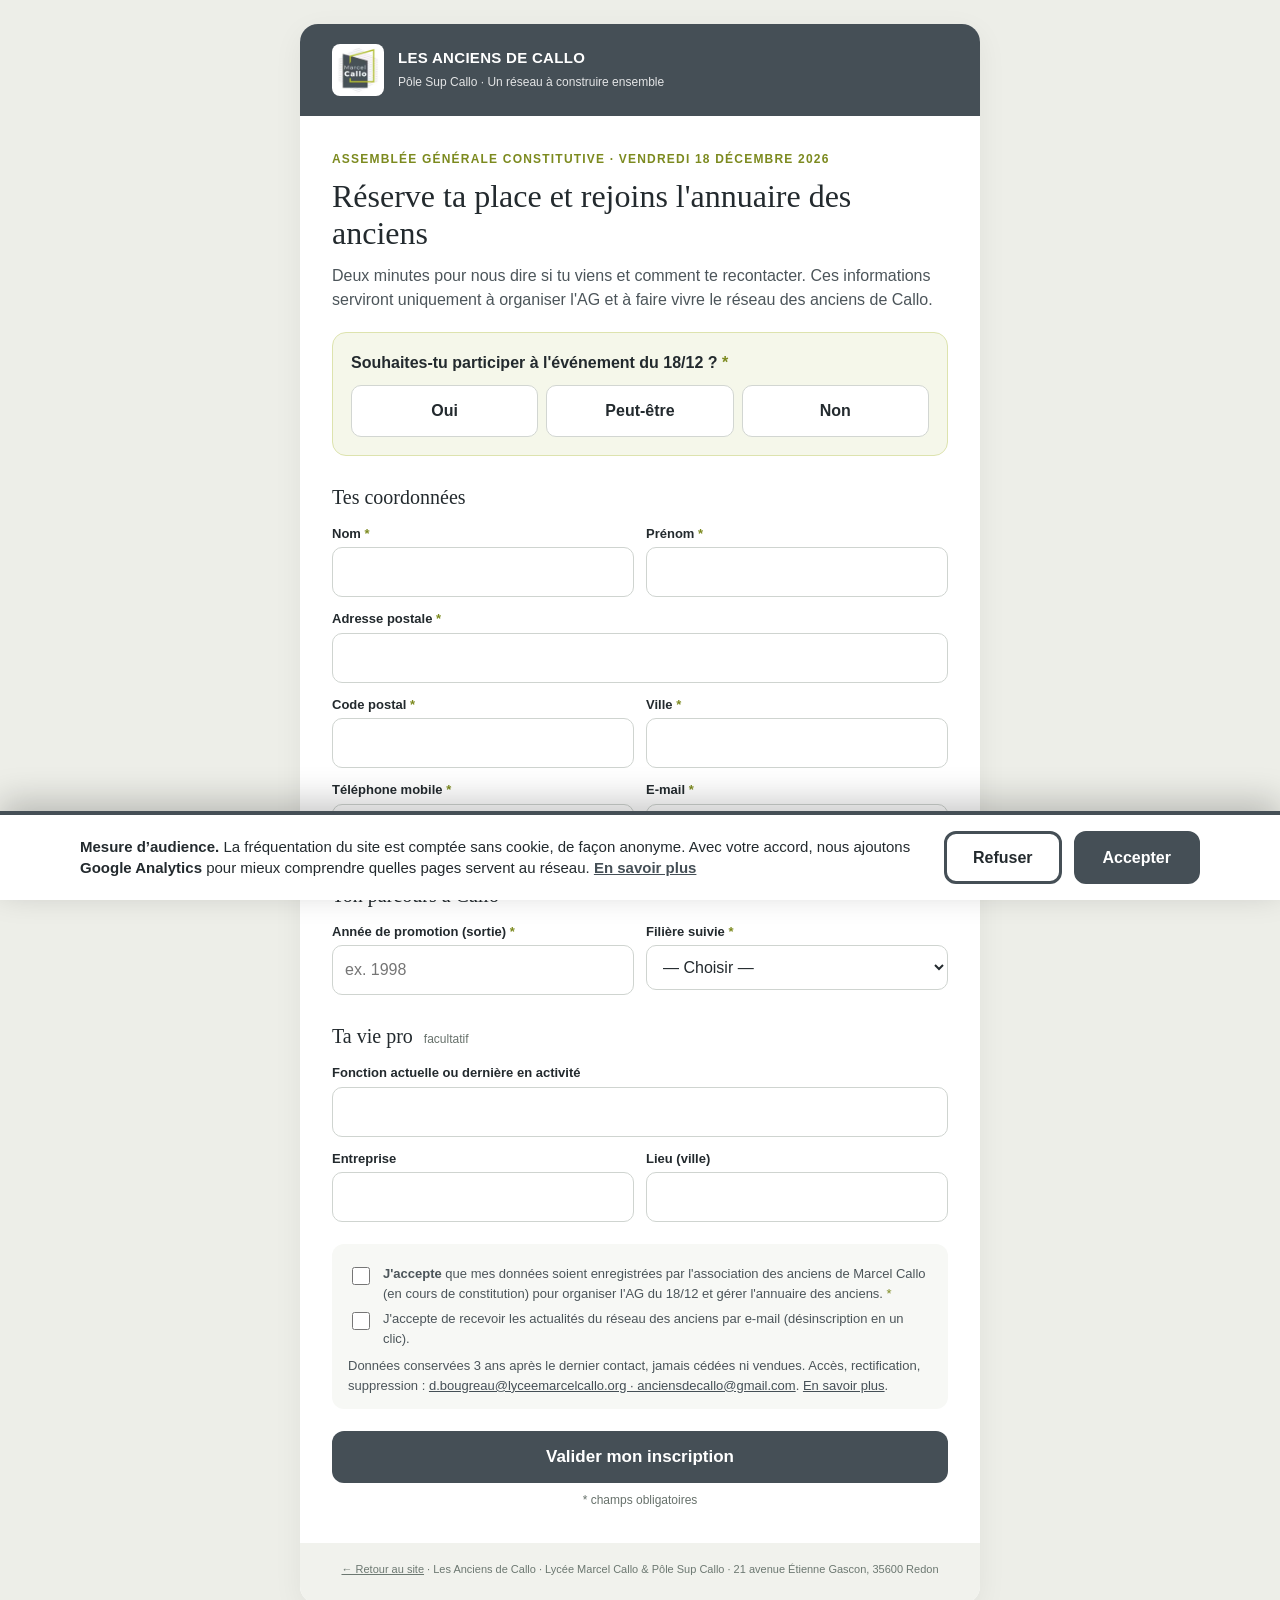
<file: inscription.html>
<!doctype html>
<html lang="fr">
<head>
<!-- Mesure d'audience : Google Analytics n'est chargé qu'après accord explicite du visiteur. -->
<script src="assets/js/consent.js"></script>
<meta charset="utf-8">
<meta name="viewport" content="width=device-width, initial-scale=1">
<title>Inscription AG du 18/12 · Les Anciens de Callo</title>
<meta name="robots" content="noindex">
<link rel="icon" href="assets/img/logo-polesup.jpg">
<style>
  :root{
    --primary:#454F56; --accent:#7C8A1F; --accent-2:#B0C12C; --ink:#232A2E; --soft:#F5F7EA; --line:#DDE3AE; --bg:#EDEEE8; --muted:#67716B;
  }
  body.lycee{ --primary:#C8161D; --accent:#C8161D; --accent-2:#F6B7B9; --ink:#1E2F55; --soft:#FDF2F2; --line:#F2C6C8; --bg:#EEF1F6; }
  *{box-sizing:border-box}
  body{margin:0;background:var(--bg);color:var(--ink);font-family:Arial,Helvetica,sans-serif;line-height:1.5}
  .shell{max-width:680px;margin:24px auto;background:#fff;border-radius:18px;overflow:hidden;box-shadow:0 8px 30px rgba(0,0,0,.06)}
  header{background:var(--primary);color:#fff;padding:20px 32px;display:flex;align-items:center;gap:14px}
  header img{width:52px;height:52px;border-radius:8px;background:#fff;object-fit:cover}
  header b{display:block;font-size:15px;letter-spacing:.3px}
  header span{font-size:12px;opacity:.85}
  main{padding:34px 32px 10px}
  .kicker{color:var(--accent);font-size:12px;font-weight:bold;letter-spacing:1.2px;text-transform:uppercase}
  h1{font-family:Georgia,'Times New Roman',serif;font-weight:normal;font-size:32px;line-height:1.15;margin:10px 0 12px}
  .lead{color:#4C555A;margin:0 0 20px}
  .ag{background:var(--soft);border:1px solid var(--line);border-radius:14px;padding:18px}
  .ag p{margin:0 0 10px;font-weight:bold}
  .seg{display:grid;grid-template-columns:repeat(3,1fr);gap:8px}
  .seg input{position:absolute;opacity:0;pointer-events:none}
  .seg label{display:block;text-align:center;padding:13px 6px;border:1px solid #D2D6D2;border-radius:10px;background:#fff;font-weight:bold;cursor:pointer}
  .seg input:checked + label{background:var(--primary);color:#fff;border-color:var(--primary)}
  .seg input:focus-visible + label{outline:3px solid var(--accent-2);outline-offset:2px}
  fieldset{border:0;padding:0;margin:26px 0 0}
  legend{font-family:Georgia,serif;font-size:20px;margin-bottom:12px;padding:0}
  legend small{font-family:Arial,sans-serif;font-size:12px;color:var(--muted);margin-left:6px}
  .grid{display:grid;grid-template-columns:1fr 1fr;gap:12px}
  .full{grid-column:1/-1}
  label.f{display:block;font-size:13px;font-weight:bold;margin-bottom:4px}
  label.f i{color:var(--accent);font-style:normal}
  input[type=text],input[type=email],input[type=tel],input[type=number],select{width:100%;padding:12px;border:1px solid #CfD4D0;border-radius:10px;font:inherit;font-size:16px;background:#fff;color:var(--ink)}
  input:focus,select:focus{outline:2px solid var(--accent-2);border-color:var(--primary)}
  .consent{margin-top:22px;background:#F7F8F5;border-radius:12px;padding:14px 16px;font-size:13px;color:#4C555A}
  .consent label{display:flex;gap:10px;align-items:flex-start;margin:6px 0}
  .consent input{margin-top:3px;width:18px;height:18px;flex:none;accent-color:var(--primary)}
  button{margin:22px 0 8px;width:100%;padding:16px;border:0;border-radius:12px;background:var(--primary);color:#fff;font-size:17px;font-weight:bold;cursor:pointer}
  button[disabled]{opacity:.6;cursor:wait}
  .msg{display:none;padding:16px;border-radius:12px;margin:14px 0;font-weight:bold}
  .msg.ok{display:block;background:var(--soft);border:1px solid var(--line)}
  .msg.err{display:block;background:#FFF1F0;border:1px solid #F3B8B3;color:#9B1C1C}
  .hp{position:absolute;left:-9999px}
  footer{padding:18px 32px 26px;font-size:11px;color:#6C7871;text-align:center;background:#F1F2ED;margin-top:24px}
  @media (max-width:560px){ main{padding:26px 16px 6px} header{padding:16px} .grid{grid-template-columns:1fr} h1{font-size:27px} footer{padding:16px} .shell{margin:0;border-radius:0} }
</style>
</head>
<body>
<div class="shell">
  <header>
    <img id="logo" src="assets/img/logo-polesup.jpg" alt="Marcel Callo">
    <div><b>LES ANCIENS DE CALLO</b><span id="sub">Pôle Sup Callo · Un réseau à construire ensemble</span></div>
  </header>

  <main>
    <div class="kicker">Assemblée Générale constitutive · vendredi 18 décembre 2026</div>
    <h1>Réserve ta place et rejoins l'annuaire des anciens</h1>
    <p class="lead">Deux minutes pour nous dire si tu viens et comment te recontacter. Ces informations serviront uniquement à organiser l'AG et à faire vivre le réseau des anciens de Callo.</p>

    <form id="f" novalidate>
      <div class="ag" role="radiogroup" aria-label="Participation à l'AG">
        <p>Souhaites-tu participer à l'événement du 18/12&nbsp;? <i style="color:var(--accent);font-style:normal">*</i></p>
        <div class="seg">
          <input type="radio" name="ag" id="ag-oui" value="Oui" required><label for="ag-oui">Oui</label>
          <input type="radio" name="ag" id="ag-pe" value="Peut-être"><label for="ag-pe">Peut-être</label>
          <input type="radio" name="ag" id="ag-non" value="Non"><label for="ag-non">Non</label>
        </div>
      </div>

      <fieldset>
        <legend>Tes coordonnées</legend>
        <div class="grid">
          <div><label class="f" for="nom">Nom <i>*</i></label><input type="text" id="nom" name="nom" autocomplete="family-name" required></div>
          <div><label class="f" for="prenom">Prénom <i>*</i></label><input type="text" id="prenom" name="prenom" autocomplete="given-name" required></div>
          <div class="full"><label class="f" for="adresse">Adresse postale <i>*</i></label><input type="text" id="adresse" name="adresse" autocomplete="street-address" required></div>
          <div><label class="f" for="cp">Code postal <i>*</i></label><input type="text" id="cp" name="cp" inputmode="numeric" autocomplete="postal-code" pattern="[0-9A-Za-z \-]{4,10}" required></div>
          <div><label class="f" for="ville">Ville <i>*</i></label><input type="text" id="ville" name="ville" autocomplete="address-level2" required></div>
          <div><label class="f" for="tel">Téléphone mobile <i>*</i></label><input type="tel" id="tel" name="tel" autocomplete="tel" pattern="[0-9+ .()\-]{9,20}" required></div>
          <div><label class="f" for="email">E-mail <i>*</i></label><input type="email" id="email" name="email" autocomplete="email" required></div>
        </div>
      </fieldset>

      <fieldset>
        <legend>Ton parcours à Callo</legend>
        <div class="grid">
          <div><label class="f" for="promo">Année de promotion (sortie) <i>*</i></label><input type="number" id="promo" name="promo" min="1950" max="2027" placeholder="ex. 1998" required></div>
          <div><label class="f" for="filiere">Filière suivie <i>*</i></label>
            <select id="filiere" name="filiere" required>
              <option value="">— Choisir —</option>
              <optgroup label="CAP">
                <option>CAP Maintenance des véhicules</option>
                <option>CAP Conducteur d'installations de production</option>
              </optgroup>
              <optgroup label="Bac professionnel">
                <option>Bac Pro Maintenance des véhicules</option>
                <option>Bac Pro Aéronautique</option>
                <option>Bac Pro Électricité</option>
                <option>Bac Pro Maintenance des systèmes</option>
                <option>Bac Pro Technicien en réalisation de produits</option>
              </optgroup>
              <optgroup label="FCIL">
                <option>FCIL FTSMI Structure métallique</option>
                <option>FCIL Mécanique de précision</option>
                <option>FCIL MCPM Mécanique de compétition</option>
              </optgroup>
              <optgroup label="Lycée général & technologique">
                <option>Bac Général &amp; Technologique</option>
              </optgroup>
              <optgroup label="Pôle Sup">
                <option>BTS CCST</option>
                <option>BTS MV</option>
                <option>BTS ELT</option>
                <option>BTS CPRP</option>
                <option>CPGE ATS</option>
                <option>Bachelor</option>
              </optgroup>
              <optgroup label="Autres">
                <option>Filière historique (Bac F1/F3, BEP, CAP ajusteur, MC…)</option>
                <option>Autre</option>
              </optgroup>
            </select></div>
          <div class="full" id="precis-wrap" hidden><label class="f" for="precision">Précise ta filière</label><input type="text" id="precision" name="precision" placeholder="ex. Bac F1 construction mécanique, BEP électromécanicien…"></div>
        </div>
      </fieldset>

      <fieldset>
        <legend>Ta vie pro <small>facultatif</small></legend>
        <div class="grid">
          <div class="full"><label class="f" for="fonction">Fonction actuelle ou dernière en activité</label><input type="text" id="fonction" name="fonction" autocomplete="organization-title"></div>
          <div><label class="f" for="entreprise">Entreprise</label><input type="text" id="entreprise" name="entreprise" autocomplete="organization"></div>
          <div><label class="f" for="lieu">Lieu (ville)</label><input type="text" id="lieu" name="lieu"></div>
        </div>
      </fieldset>

      <input class="hp" type="text" name="site_web" tabindex="-1" autocomplete="off" aria-hidden="true">

      <div class="consent">
        <label><input type="checkbox" id="rgpd" name="rgpd" required><span><b>J'accepte</b> que mes données soient enregistrées par l'association des anciens de Marcel Callo (en cours de constitution) pour organiser l'AG du 18/12 et gérer l'annuaire des anciens. <i style="color:var(--accent);font-style:normal">*</i></span></label>
        <label><input type="checkbox" id="optin" name="optin"><span>J'accepte de recevoir les actualités du réseau des anciens par e-mail (désinscription en un clic).</span></label>
        <p style="margin:8px 0 0">Données conservées 3 ans après le dernier contact, jamais cédées ni vendues. Accès, rectification, suppression : <a data-contact href="#" style="color:var(--primary)">contact</a>. <a id="ml" href="polesup/mentions-legales.html" style="color:var(--primary)">En savoir plus</a>.</p>
      </div>

      <div id="msg" class="msg" role="status" aria-live="polite"></div>
      <button type="submit" id="go">Valider mon inscription</button>
      <p style="font-size:12px;color:var(--muted);text-align:center;margin:0">* champs obligatoires</p>
    </form>
  </main>

  <footer><a id="back" href="polesup/index.html" style="color:inherit">← Retour au site</a> · Les Anciens de Callo · Lycée Marcel Callo &amp; Pôle Sup Callo · 21 avenue Étienne Gascon, 35600 Redon</footer>
</div>

<script src="assets/js/config.js"></script>
<script src="assets/js/main.js"></script>
<script>
/* ============ CONFIGURATION ============
   L'URL du script Google se règle UNE SEULE FOIS dans assets/js/config.js */
const ENDPOINT = (window.CALLO && window.CALLO.ENDPOINT) || "";
/* ======================================= */

const LOGOS = { lycee: "assets/img/logo-lycee.jpg", polesup: "assets/img/logo-polesup.jpg" };
const qs = new URLSearchParams(location.search);
const ecole = (qs.get("ecole") || "polesup").toLowerCase() === "lycee" ? "lycee" : "polesup";
if (ecole === "lycee") {
  document.body.classList.add("lycee");
  document.getElementById("logo").src = LOGOS.lycee;
  document.getElementById("logo").alt = "Lycée Marcel Callo Redon";
  document.getElementById("sub").textContent = "Lycée Marcel Callo · Un réseau à construire ensemble";
}
const em = (qs.get("email") || "").trim();
if (em && /^[^@\s]+@[^@\s]+\.[^@\s]+$/.test(em)) document.getElementById("email").value = em;
document.getElementById("ml").href = ecole + "/mentions-legales.html";
document.getElementById("back").href = ecole + "/index.html";
const pre = { "oui":"ag-oui", "peut-etre":"ag-pe", "non":"ag-non" }[(qs.get("ag")||"").toLowerCase()];
if (pre) document.getElementById(pre).checked = true;

const fil = document.getElementById("filiere"), pw = document.getElementById("precis-wrap");
fil.addEventListener("change", () => { pw.hidden = !/historique|Autre/.test(fil.value); });

const form = document.getElementById("f"), msg = document.getElementById("msg"), go = document.getElementById("go");
function show(type, text){ msg.className = "msg " + type; msg.textContent = text; msg.scrollIntoView({behavior:"smooth", block:"center"}); }

form.addEventListener("submit", async (e) => {
  e.preventDefault();
  if (!form.checkValidity()) {
    const bad = form.querySelector(":invalid");
    show("err", bad && bad.id === "rgpd" ? "Merci de cocher la case d'accord pour l'enregistrement de tes données." : "Merci de compléter les champs obligatoires (*) correctement.");
    if (bad) bad.focus();
    return;
  }
  const d = Object.fromEntries(new FormData(form).entries());
  if (d.site_web) return; // anti-spam
  const payload = {
    type: "inscription",
    ecole: ecole === "lycee" ? "Lycée LGT" : "Pôle Sup",
    ag: d.ag, nom: d.nom.trim().toUpperCase(), prenom: d.prenom.trim(),
    adresse: d.adresse.trim(), cp: d.cp.trim(), ville: d.ville.trim(),
    tel: d.tel.trim(), email: d.email.trim().toLowerCase(),
    promo: d.promo, filiere: d.filiere, precision: d.precision || "",
    fonction: d.fonction || "", entreprise: d.entreprise || "", lieu: d.lieu || "",
    rgpd: "Oui", optin: d.optin ? "Oui" : "Non",
    source: window.calloOrigine ? window.calloOrigine()
      : (qs.get("ref") || qs.get("utm_source") || "direct")
  };
  go.disabled = true; go.textContent = "Envoi en cours…";
  /* Entonnoir de conversion (GA4, uniquement si le visiteur a accepté). */
  if (window.calloTrack) window.calloTrack("form_submit", { form: "inscription", ecole: payload.ecole });
  try {
    if (!ENDPOINT || ENDPOINT.indexOf("http") !== 0) {
      /* Aucun serveur n'est configuré : on prépare le message dans le logiciel
         de messagerie du visiteur pour que l'inscription arrive réellement. */
      const dest = (window.CALLO.ContactEmailsTexte
        || (window.CALLO.CONTACT_EMAILS || []).map(c => c.email).join(" et à "));
      window.location.href = window.calloMailto(payload);
      go.disabled = false; go.textContent = "Valider mon inscription";
      show("ok", "Ton message est prêt dans ton logiciel de messagerie, adressé à " + dest
        + ". Il ne te reste qu'à cliquer sur « Envoyer ». S'il ne s'ouvre pas, écris-nous directement à cette adresse.");
      return;
    }
    // text/plain évite la requête préalable CORS ; Apps Script lit e.postData.contents
    await fetch(ENDPOINT, { method: "POST", mode: "no-cors", headers: { "Content-Type": "text/plain;charset=utf-8" }, body: JSON.stringify(payload) });
    form.querySelectorAll("fieldset,.ag,.consent,button,p").forEach(el => el.style.display = "none");
    /* Le titre et le chapeau sont EN DEHORS du formulaire : sans ce correctif,
       la page continue d'afficher « Réserve ta place et rejoins l'annuaire »
       alors que l'inscription est déjà faite. */
    const titre = document.querySelector("main h1"),
          chapeau = document.querySelector("main .lead");
    if (titre) titre.textContent = "Merci " + payload.prenom + " !";
    if (chapeau) chapeau.style.display = "none";
    show("ok", "Ton inscription est enregistrée" + (payload.ag === "Oui" ? " — rendez-vous le vendredi 18 décembre 2026." : payload.ag === "Peut-être" ? " — nous te recontacterons avant le 18 décembre." : ". Tu fais désormais partie de l'annuaire des anciens."));
    if (window.calloTrack) window.calloTrack("generate_lead", { form: "inscription", ecole: payload.ecole, ag: payload.ag });
  } catch (err) {
    go.disabled = false; go.textContent = "Valider mon inscription";
    show("err", "L'envoi n'a pas abouti. Vérifie ta connexion et réessaie.");
    if (window.calloTrack) window.calloTrack("form_error", { form: "inscription", ecole: payload.ecole });
  }
});
</script>
</body>
</html>
</file>
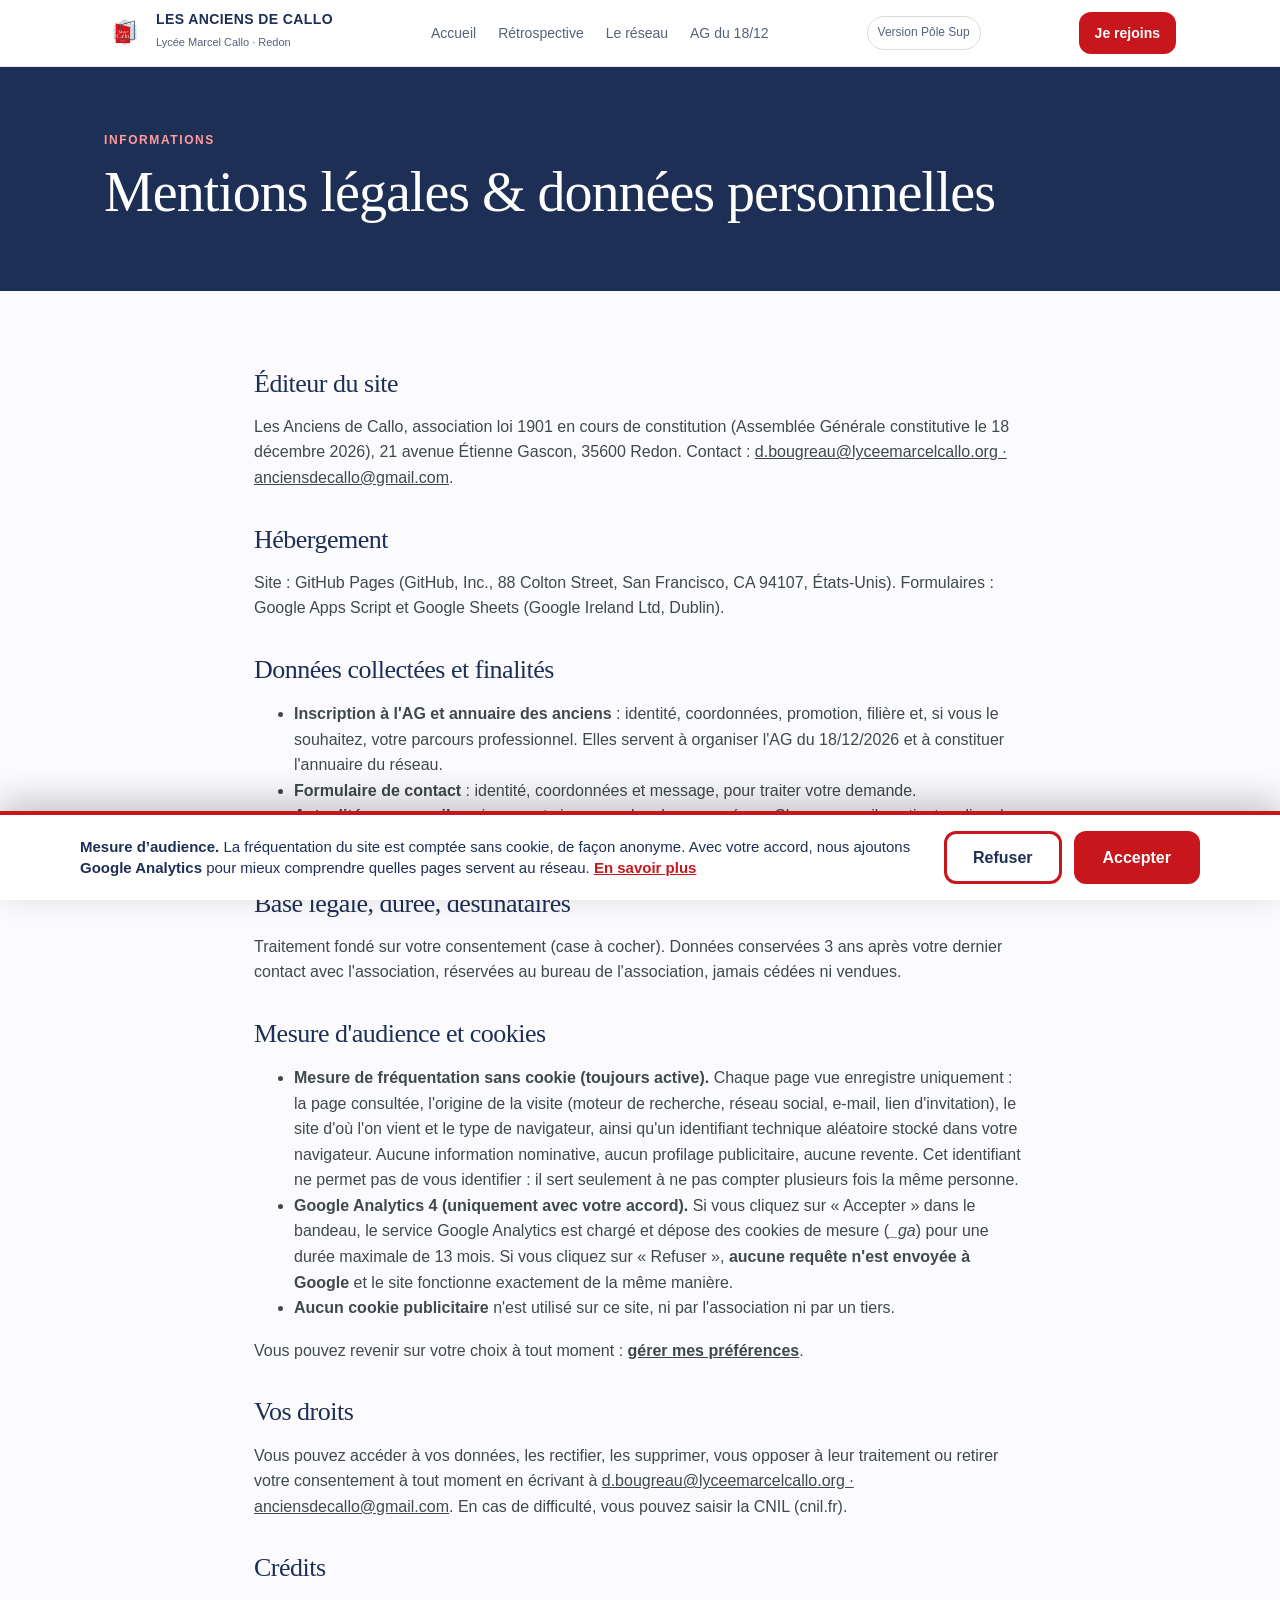
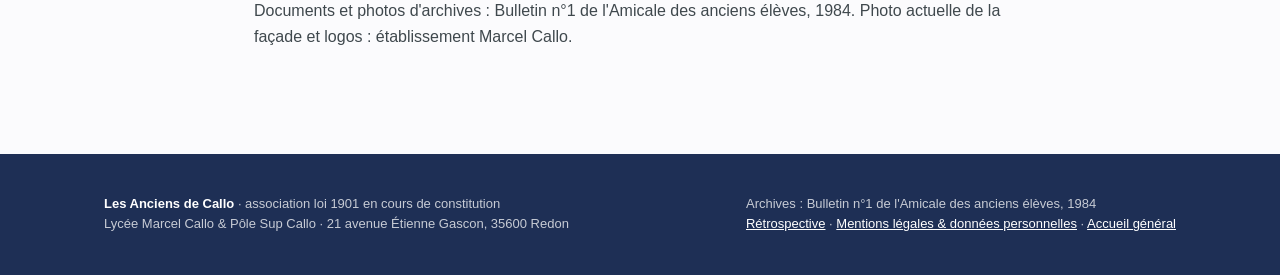
<file: lycee/mentions-legales.html>
<!doctype html>
<html lang="fr">
<head>
<!-- Mesure d'audience : Google Analytics n'est chargé qu'après accord explicite du visiteur. -->
<script src="../assets/js/consent.js"></script>
<meta charset="utf-8">
<meta name="viewport" content="width=device-width, initial-scale=1">
<title>Mentions légales · Les Anciens de Callo</title>
<meta name="description" content="Mentions légales et politique de données personnelles du réseau des anciens de Marcel Callo.">
<link rel="icon" href="../assets/img/logo-polesup.jpg">
<link rel="stylesheet" href="../assets/css/style.css">
</head>
<body class="lycee">
<nav>
  <div class="wrap">
    <a class="brand" href="index.html"><img src="../assets/img/logo-lycee.jpg" alt="Lycée Marcel Callo Redon"><div><b>LES ANCIENS DE CALLO</b><span>Lycée Marcel Callo · Redon</span></div></a>
    <ul><li><a href="index.html">Accueil</a></li><li><a href="retrospective.html">Rétrospective</a></li><li><a href="index.html#reseau">Le réseau</a></li><li><a href="index.html#ag">AG du 18/12</a></li></ul>
    <a class="switch" href="../polesup/index.html">Version Pôle Sup</a>
    <a class="btn btn-main" href="index.html#contact">Je rejoins</a>
  </div>
</nav>
<header class="page-head"><div class="wrap"><div class="kicker">Informations</div><h1>Mentions légales &amp; données personnelles</h1></div></header>
<section style="padding-top:44px"><div class="wrap legal">
  <h2>Éditeur du site</h2>
  <p>Les Anciens de Callo, association loi 1901 en cours de constitution (Assemblée Générale constitutive le 18 décembre 2026), 21 avenue Étienne Gascon, 35600 Redon. Contact : <a data-contact href="#">contact</a>.</p>
  <h2>Hébergement</h2>
  <p>Site : GitHub Pages (GitHub, Inc., 88 Colton Street, San Francisco, CA 94107, États-Unis). Formulaires : Google Apps Script et Google Sheets (Google Ireland Ltd, Dublin).</p>
  <h2>Données collectées et finalités</h2>
  <ul>
    <li><b>Inscription à l'AG et annuaire des anciens</b> : identité, coordonnées, promotion, filière et, si vous le souhaitez, votre parcours professionnel. Elles servent à organiser l'AG du 18/12/2026 et à constituer l'annuaire du réseau.</li>
    <li><b>Formulaire de contact</b> : identité, coordonnées et message, pour traiter votre demande.</li>
    <li><b>Actualités par e-mail</b> : uniquement si vous cochez la case prévue. Chaque e-mail contient un lien de désinscription en un clic.</li>
  </ul>
  <h2>Base légale, durée, destinataires</h2>
  <p>Traitement fondé sur votre consentement (case à cocher). Données conservées 3 ans après votre dernier contact avec l'association, réservées au bureau de l'association, jamais cédées ni vendues.</p>
  <h2>Mesure d'audience et cookies</h2>
  <ul>
    <li><b>Mesure de fréquentation sans cookie (toujours active).</b> Chaque page vue enregistre uniquement : la page consultée, l'origine de la visite (moteur de recherche, réseau social, e-mail, lien d'invitation), le site d'où l'on vient et le type de navigateur, ainsi qu'un identifiant technique aléatoire stocké dans votre navigateur. Aucune information nominative, aucun profilage publicitaire, aucune revente. Cet identifiant ne permet pas de vous identifier : il sert seulement à ne pas compter plusieurs fois la même personne.</li>
    <li><b>Google Analytics 4 (uniquement avec votre accord).</b> Si vous cliquez sur « Accepter » dans le bandeau, le service Google Analytics est chargé et dépose des cookies de mesure (<i>_ga</i>) pour une durée maximale de 13 mois. Si vous cliquez sur « Refuser », <b>aucune requête n'est envoyée à Google</b> et le site fonctionne exactement de la même manière.</li>
    <li><b>Aucun cookie publicitaire</b> n'est utilisé sur ce site, ni par l'association ni par un tiers.</li>
  </ul>
  <p>Vous pouvez revenir sur votre choix à tout moment : <a href="#" data-consent-reset>gérer mes préférences</a>.</p>
  <h2>Vos droits</h2>
  <p>Vous pouvez accéder à vos données, les rectifier, les supprimer, vous opposer à leur traitement ou retirer votre consentement à tout moment en écrivant à <a data-contact href="#">contact</a>. En cas de difficulté, vous pouvez saisir la CNIL (cnil.fr).</p>
  <h2>Crédits</h2>
  <p>Documents et photos d'archives : Bulletin n°1 de l'Amicale des anciens élèves, 1984. Photo actuelle de la façade et logos : établissement Marcel Callo.</p>
</div></section>
<footer>
  <div class="wrap">
    <div><strong style="color:#fff">Les Anciens de Callo</strong> · association loi 1901 en cours de constitution<br>Lycée Marcel Callo &amp; Pôle Sup Callo · 21 avenue Étienne Gascon, 35600 Redon</div>
    <div>Archives : Bulletin n°1 de l'Amicale des anciens élèves, 1984<br><a href="retrospective.html">Rétrospective</a> · <a href="mentions-legales.html">Mentions légales &amp; données personnelles</a> · <a href="../index.html">Accueil général</a></div>
  </div>
</footer>
<script src="../assets/js/config.js"></script>
<script src="../assets/js/main.js"></script>
</body>
</html>
</file>
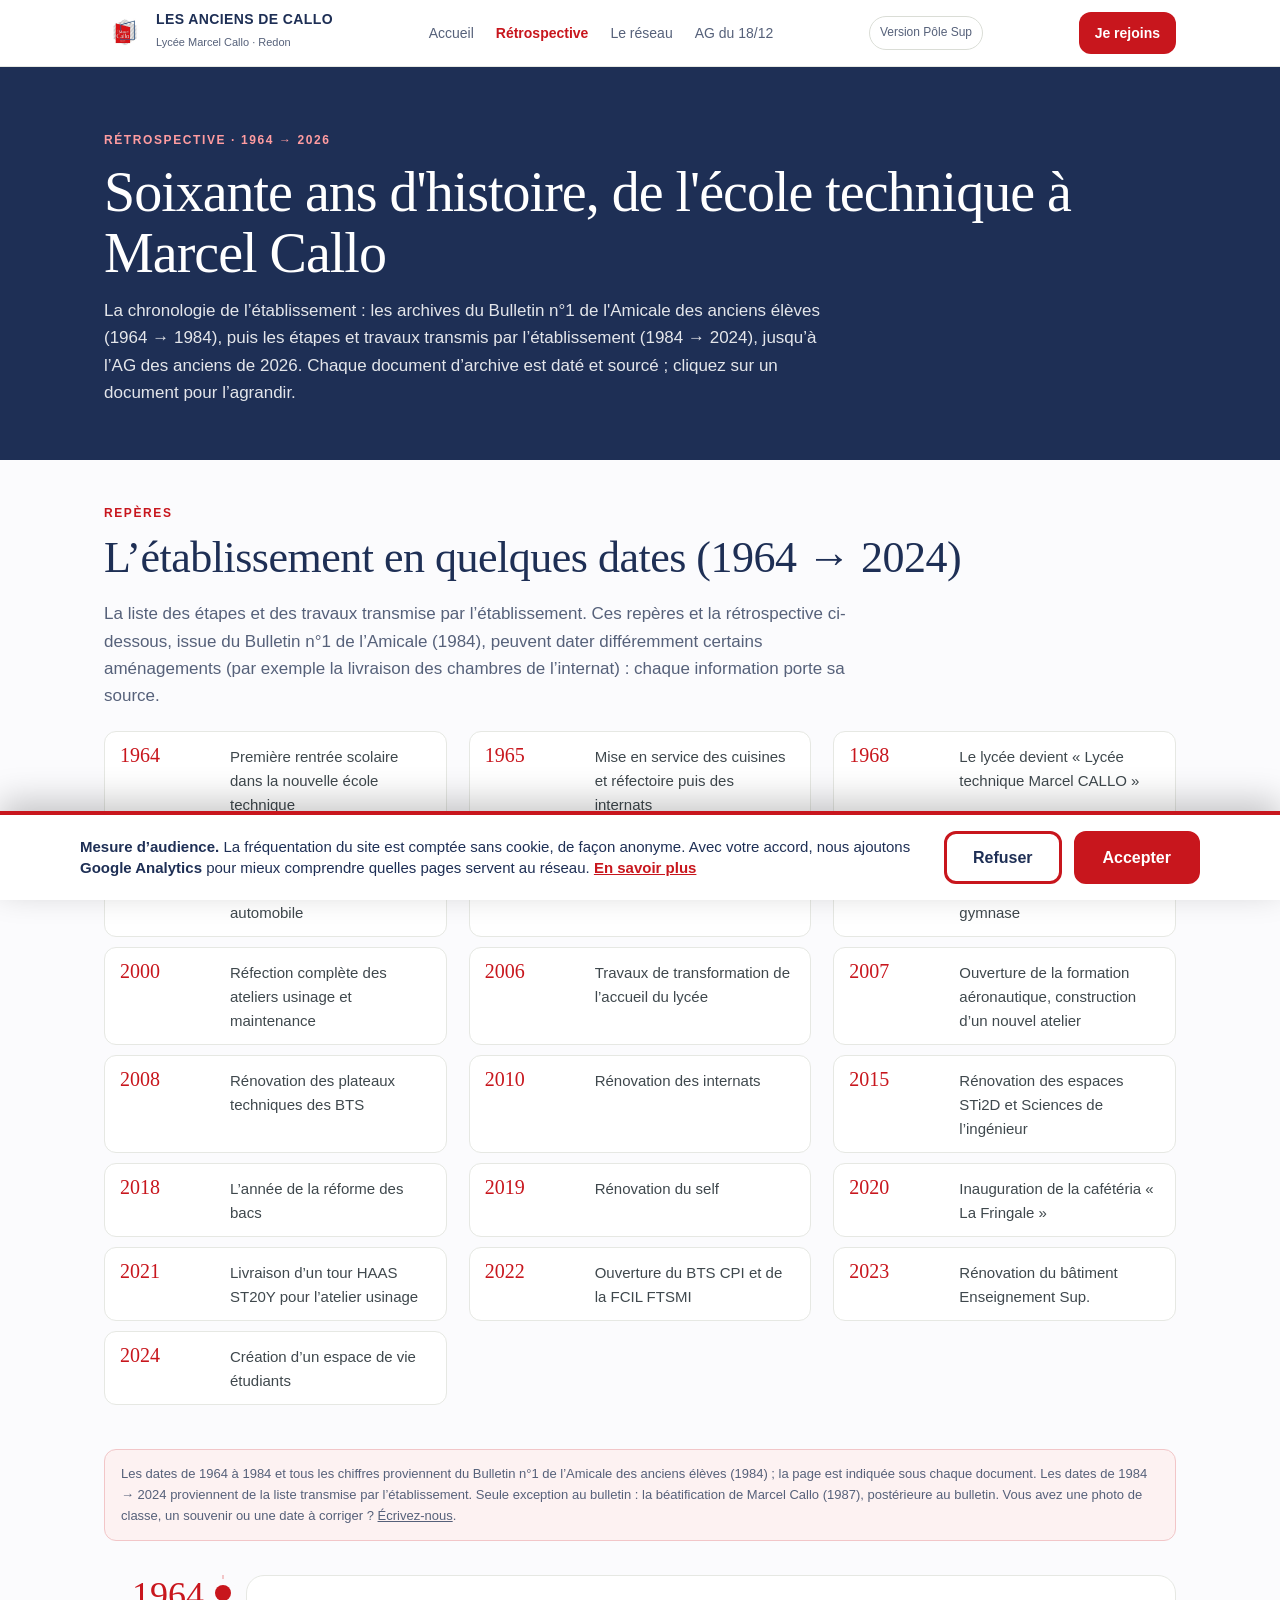
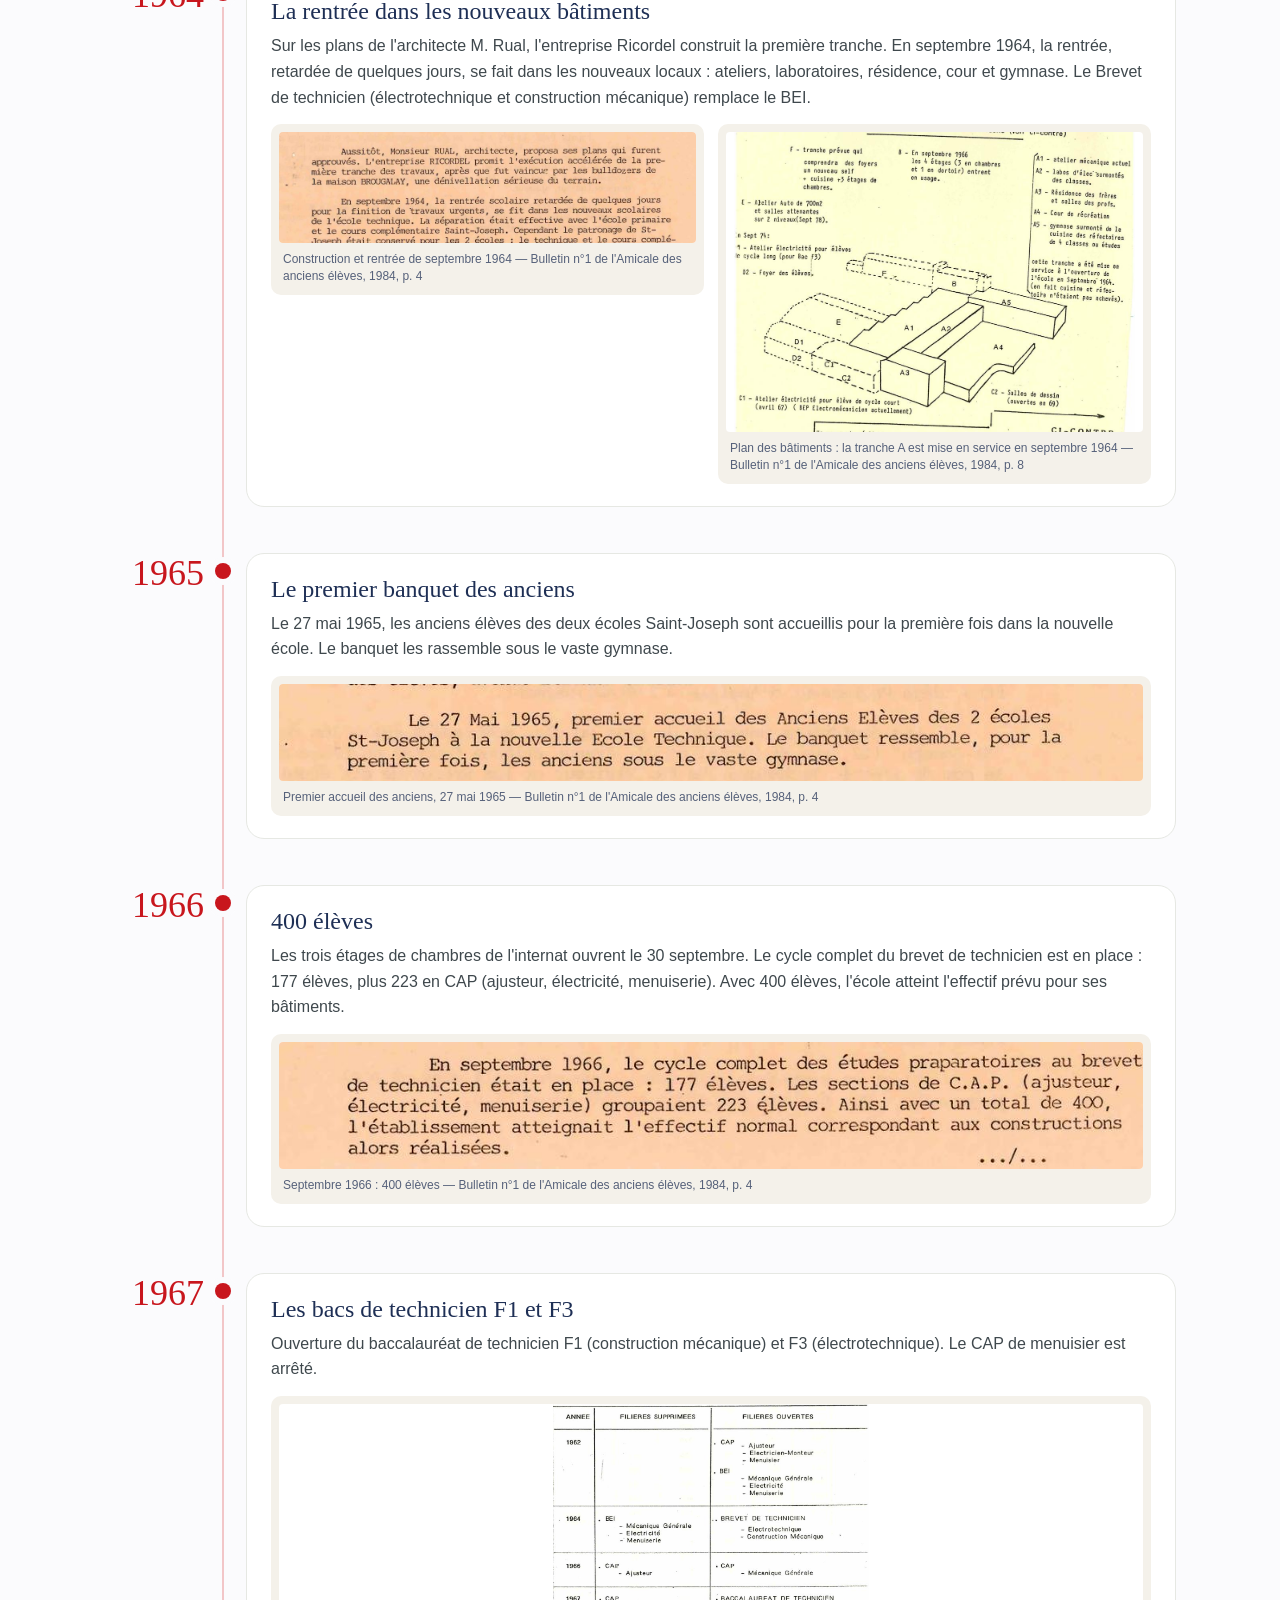
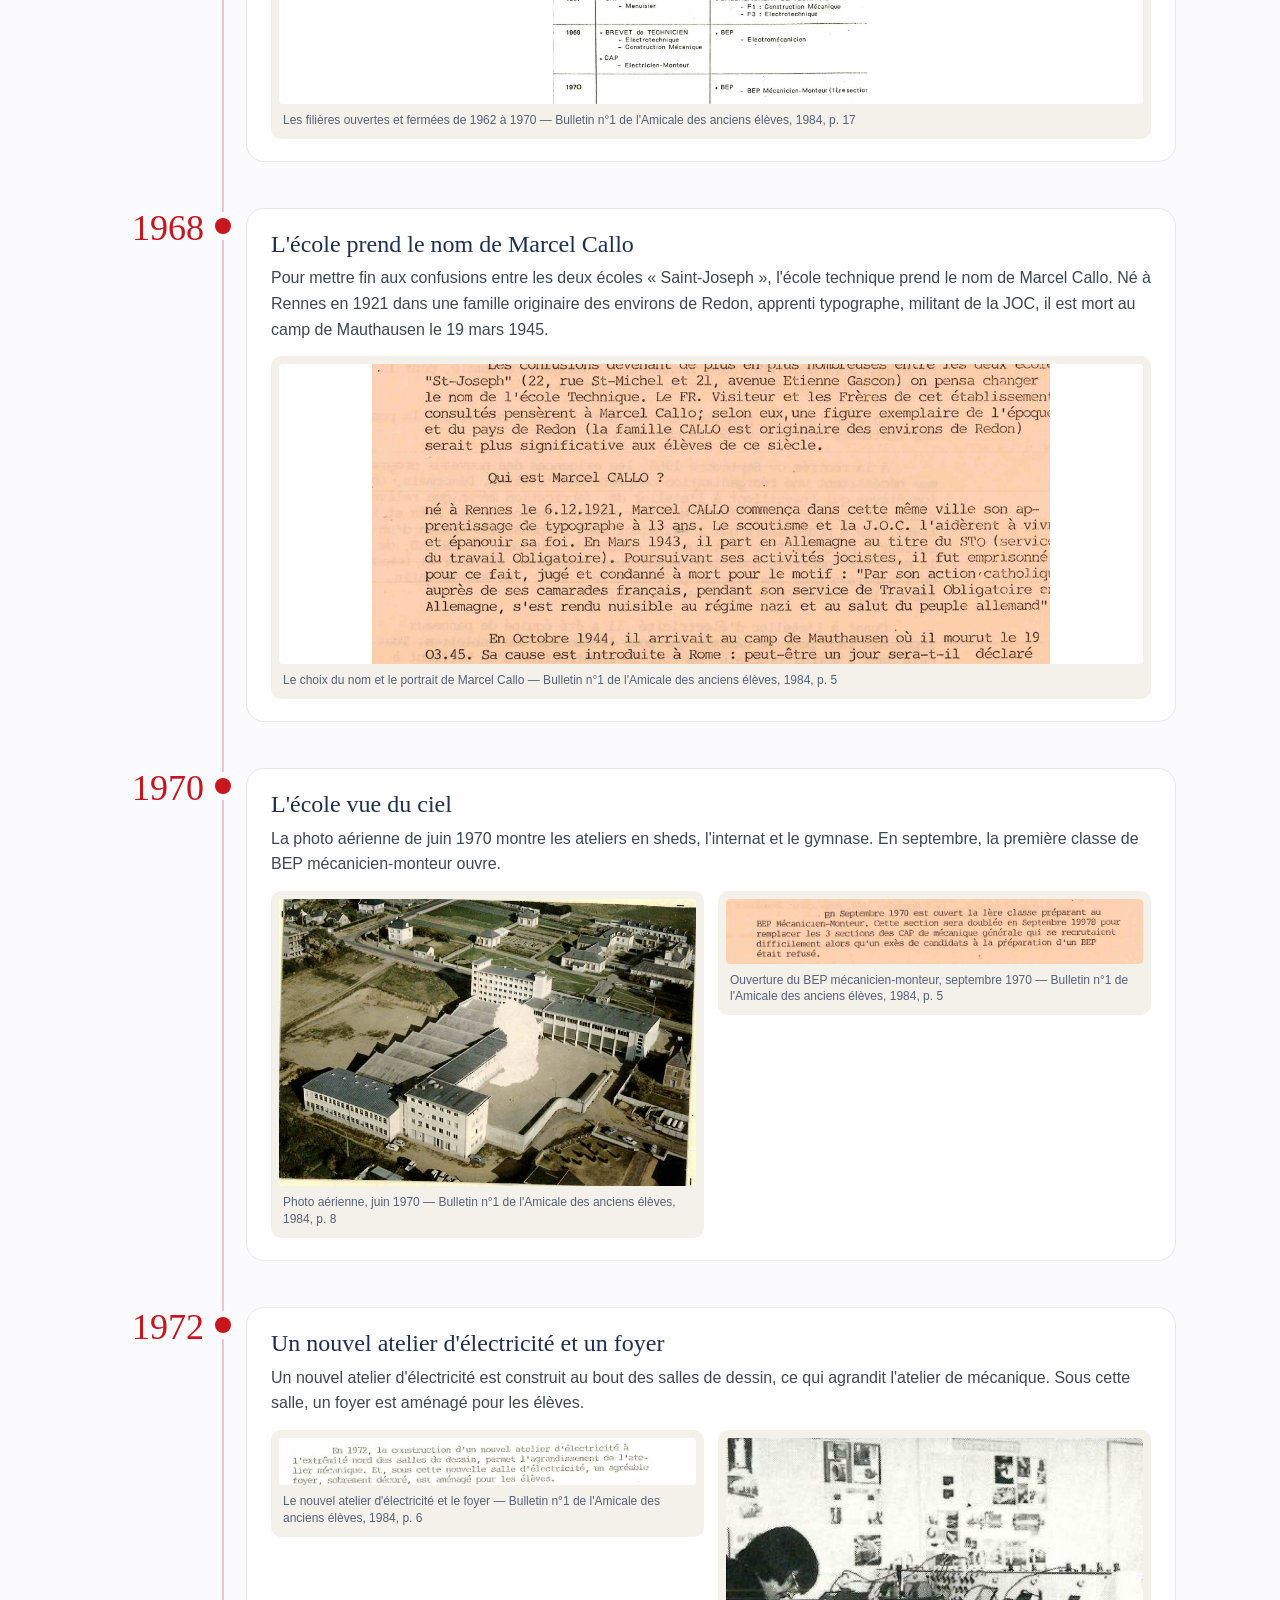
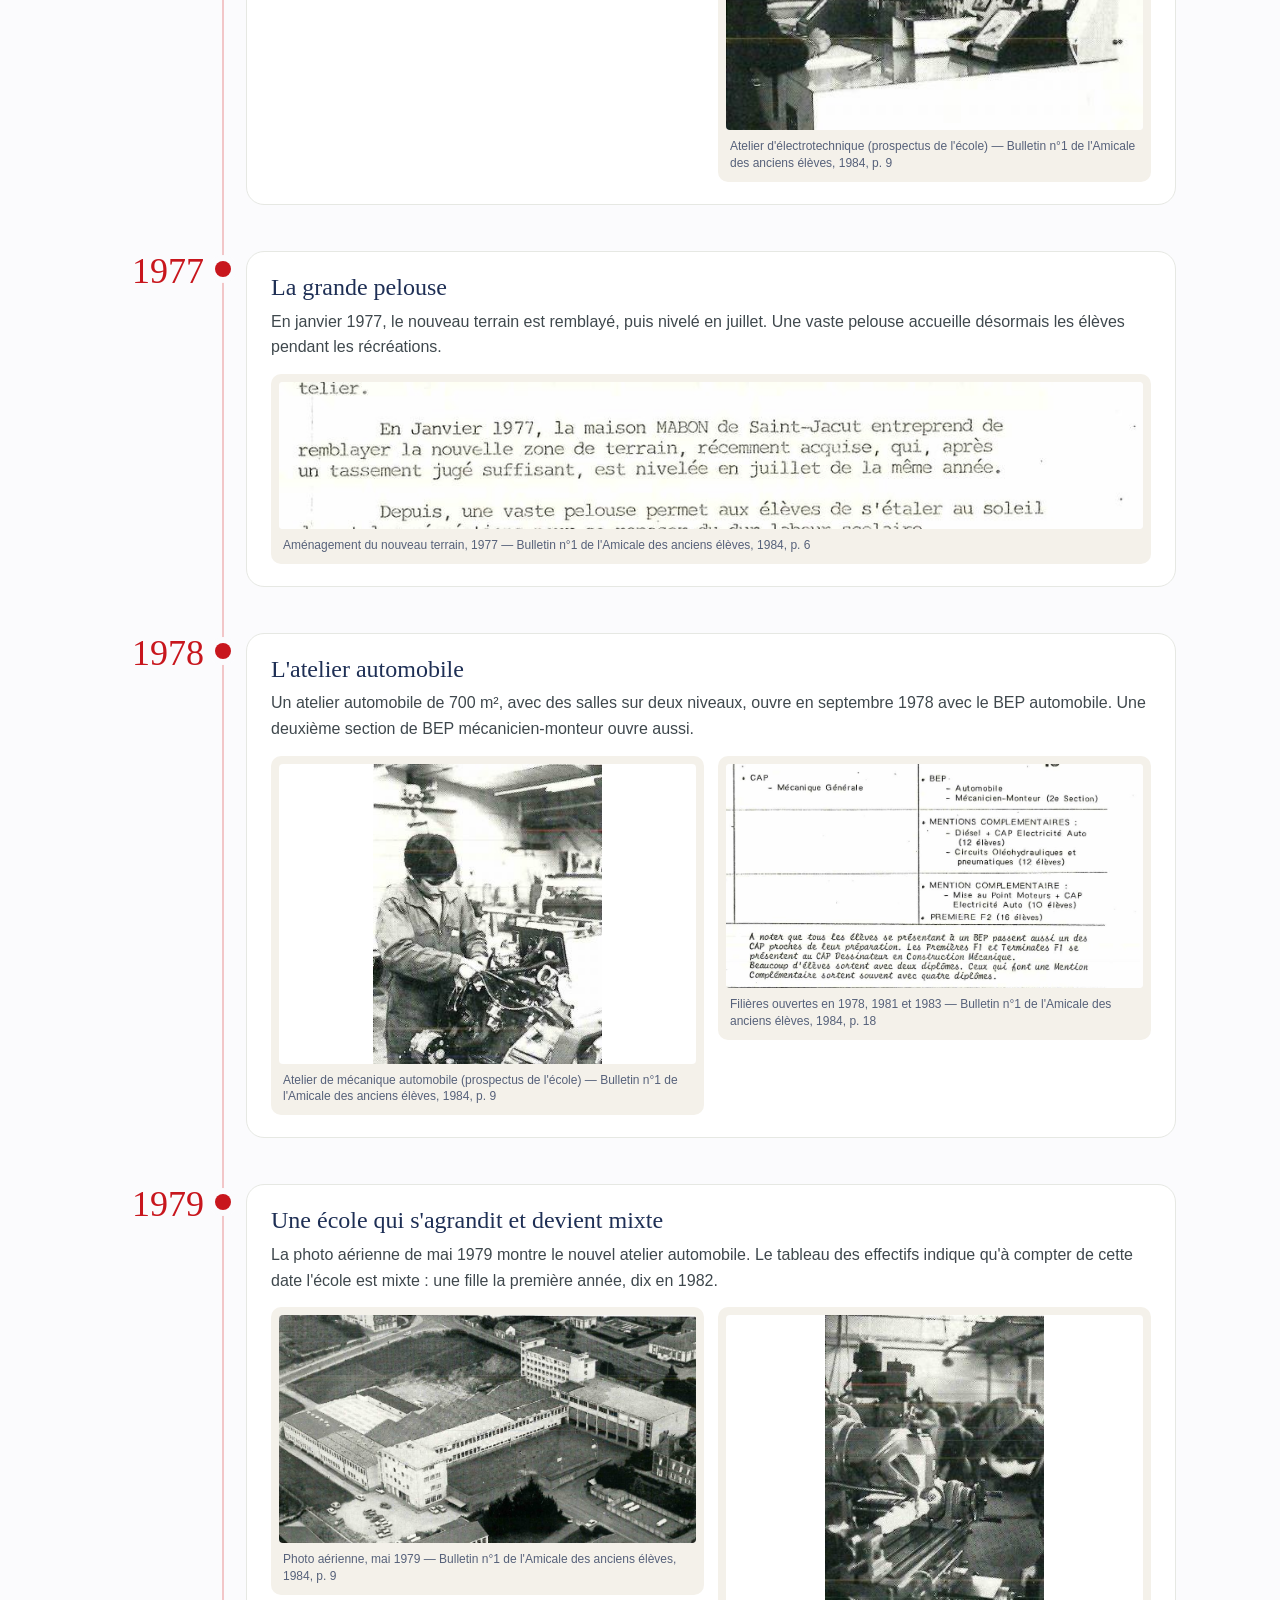
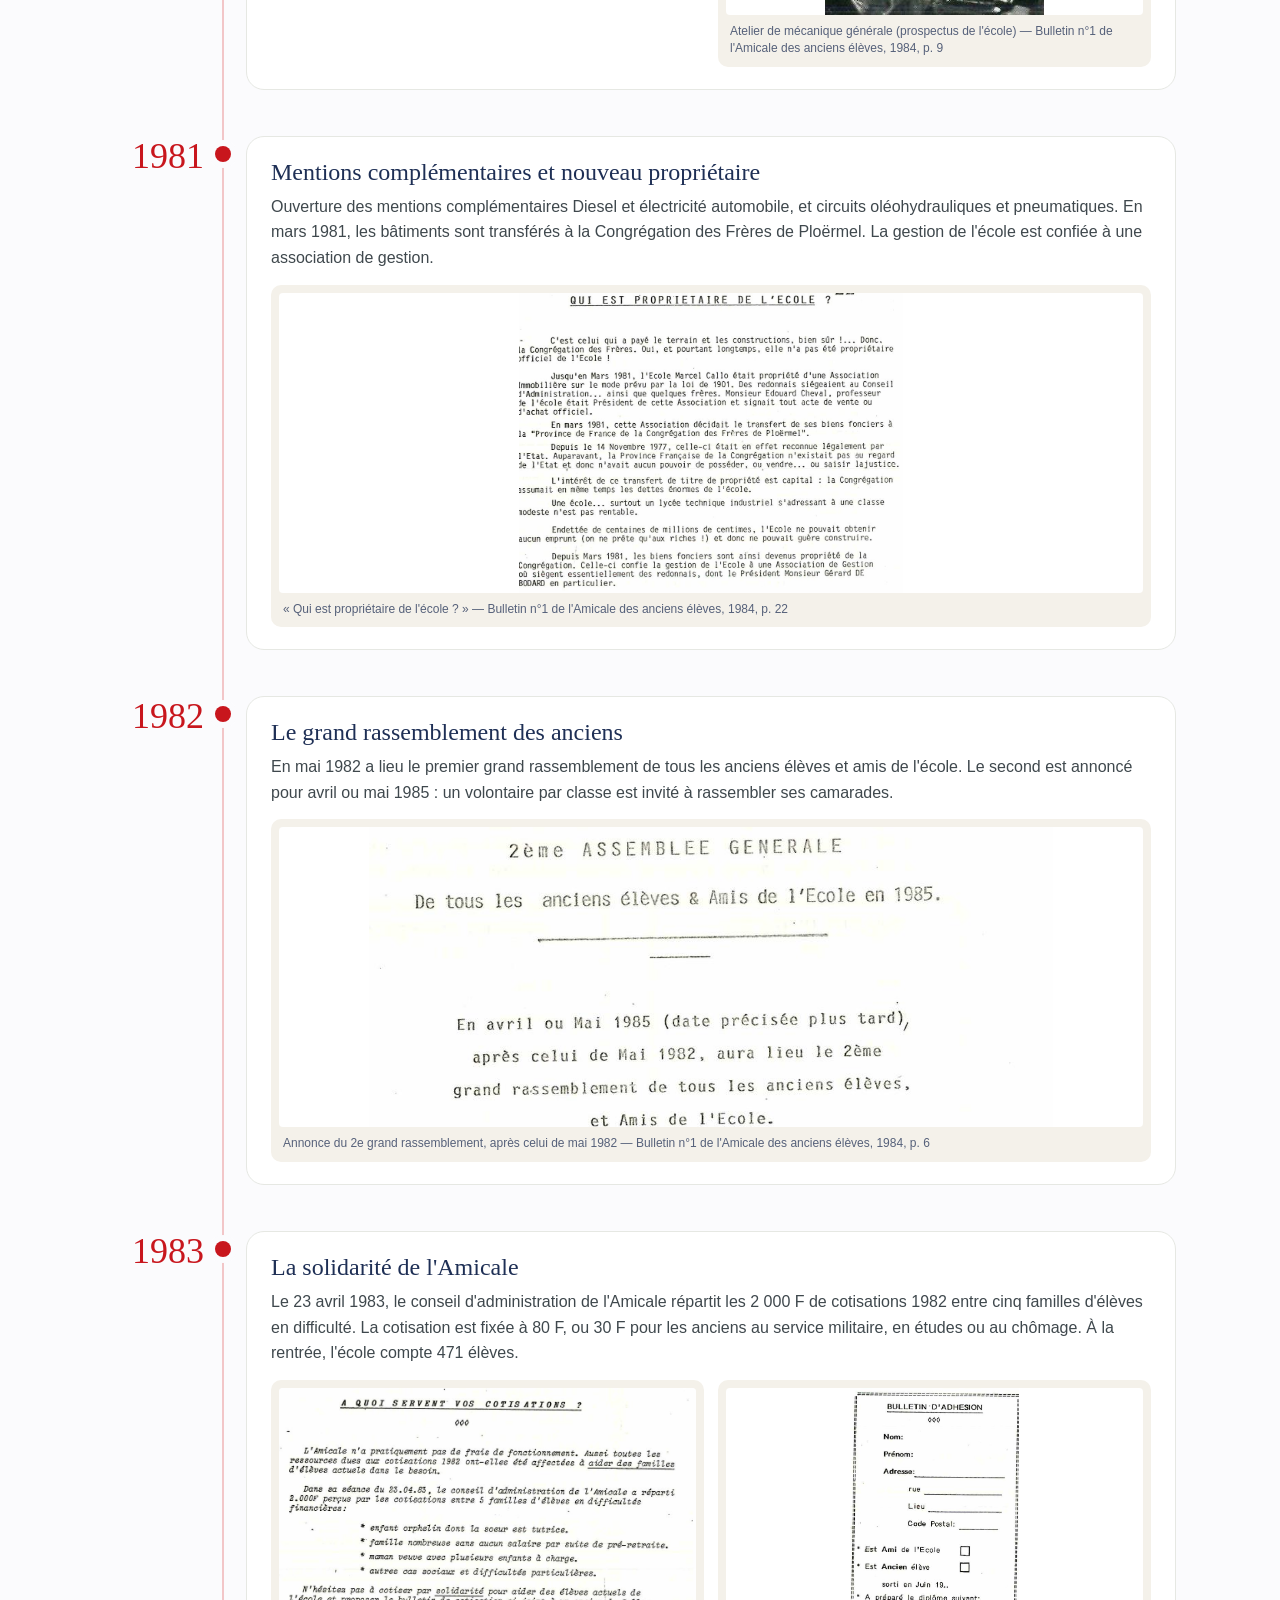
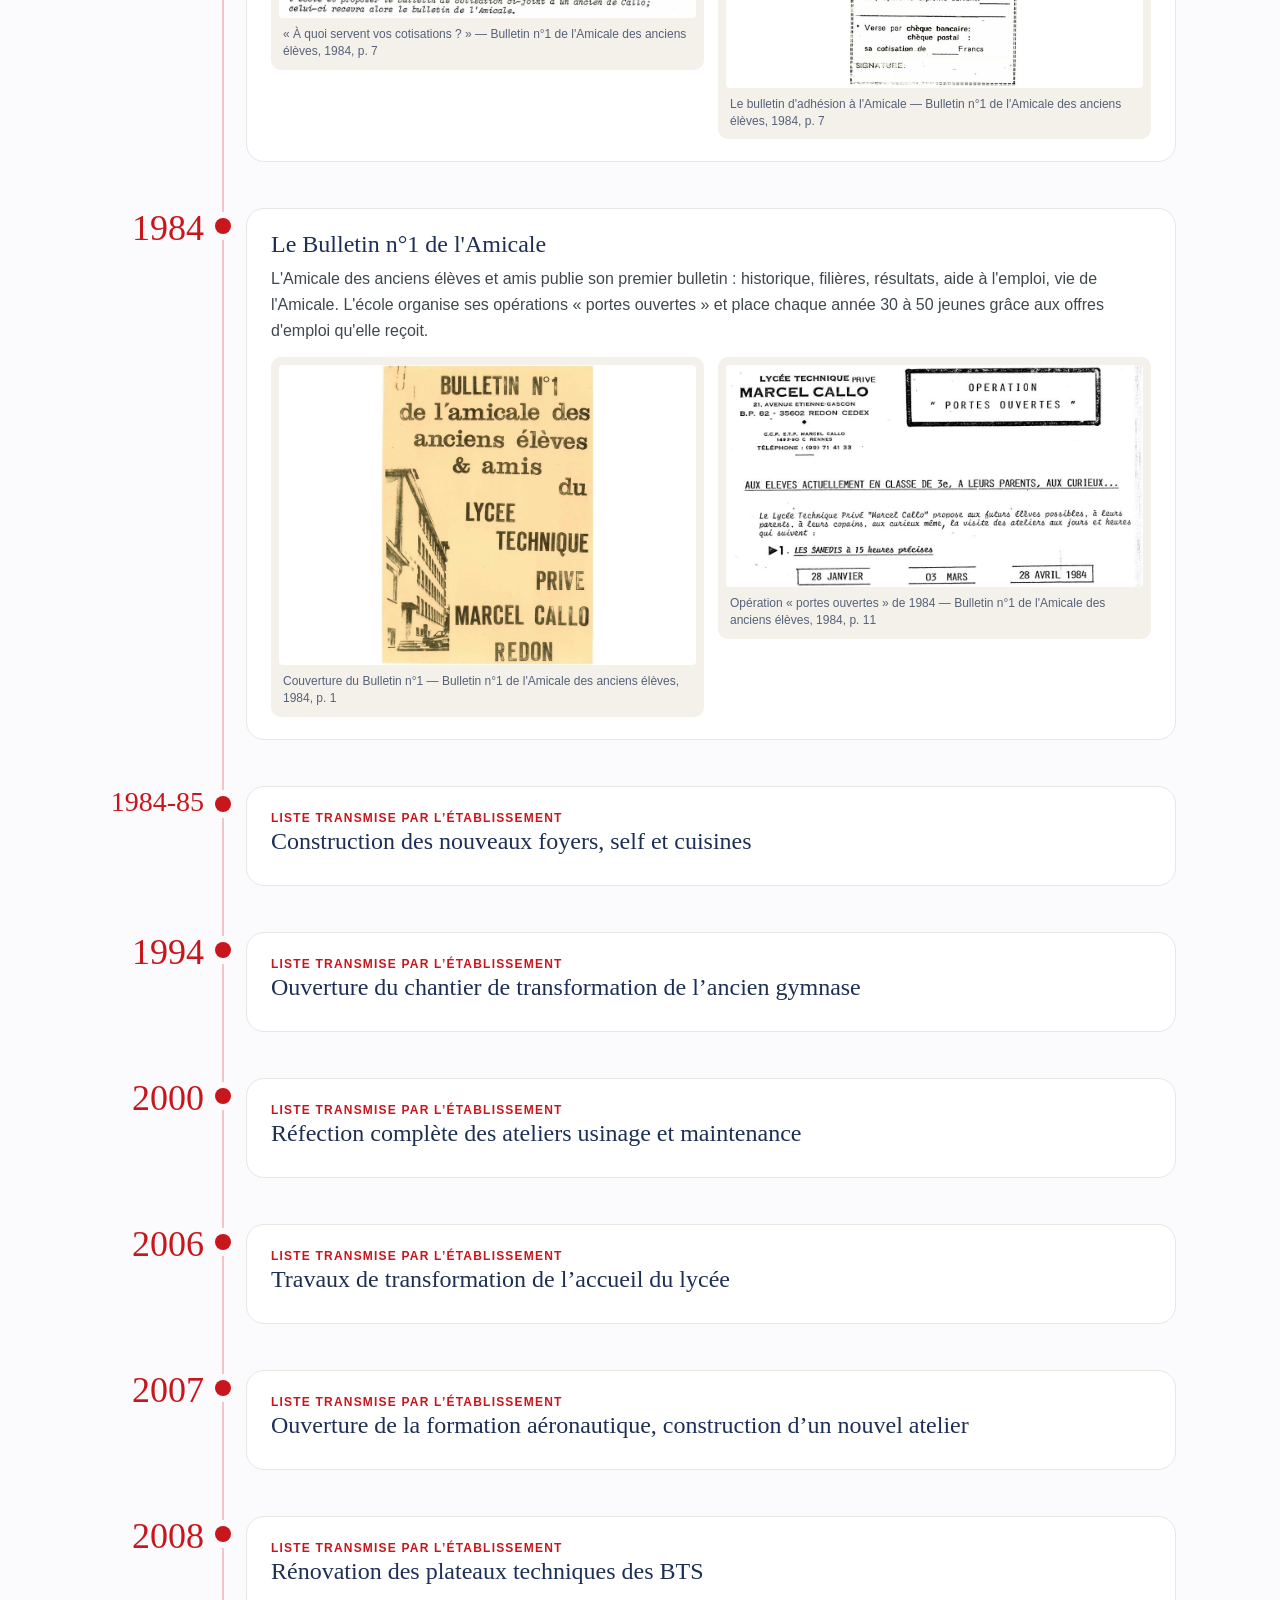
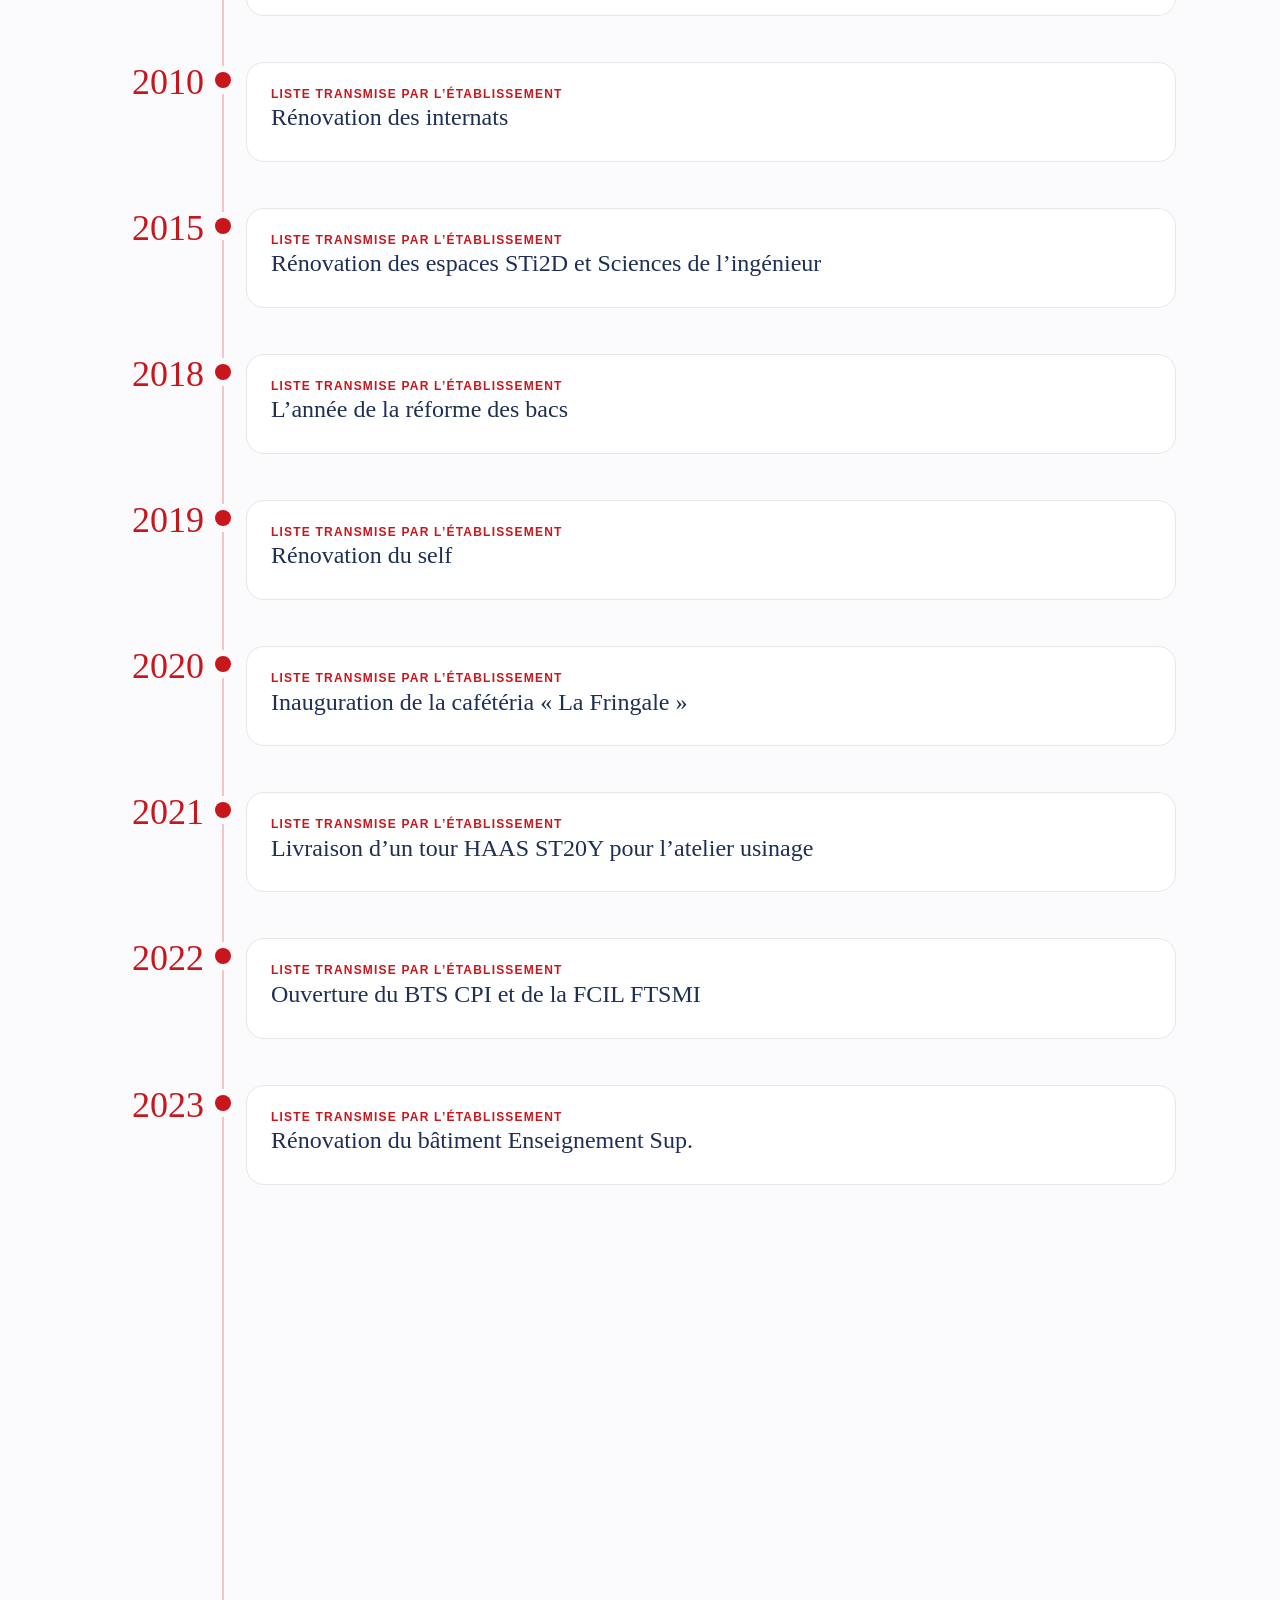
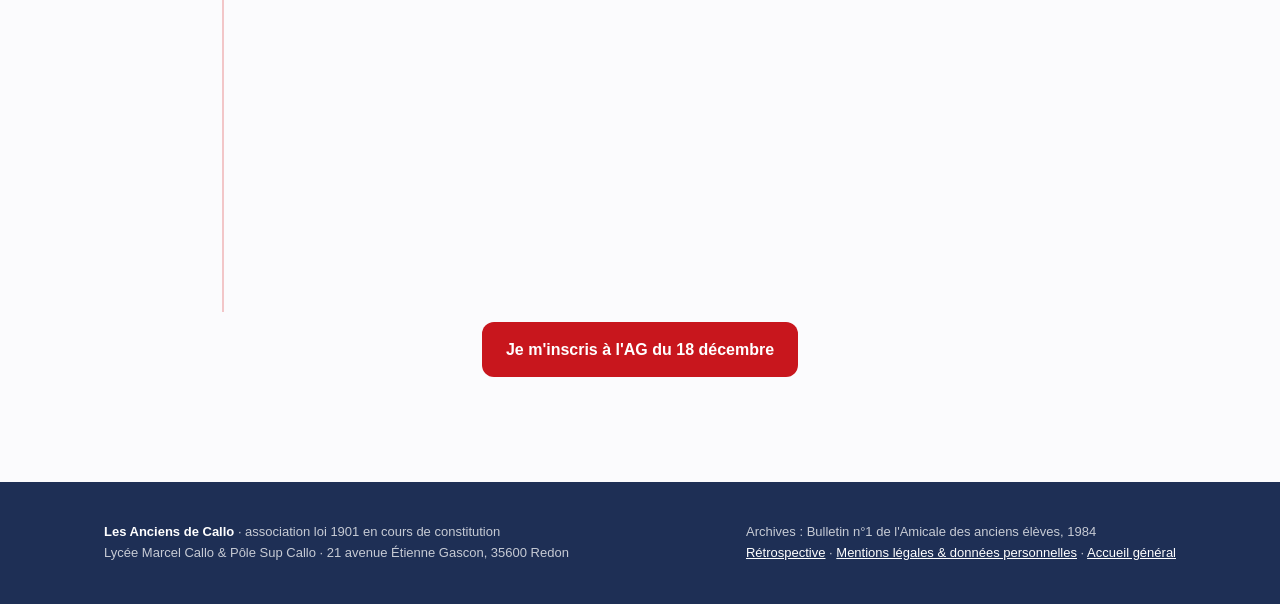
<file: lycee/retrospective.html>
<!doctype html>
<html lang="fr">
<head>
<!-- Mesure d'audience : Google Analytics n'est chargé qu'après accord explicite du visiteur. -->
<script src="../assets/js/consent.js"></script>
<meta charset="utf-8">
<meta name="viewport" content="width=device-width, initial-scale=1">
<title>Rétrospective 1964-2026 · Les Anciens de Callo</title>
<meta name="description" content="La chronologie de l’établissement Marcel Callo à Redon, de la première rentrée de 1964 aux travaux de 2024 et à l’AG des anciens de 2026 : archives du Bulletin n°1 de l’Amicale et liste transmise par l’établissement.">
<link rel="icon" href="../assets/img/logo-polesup.jpg">
<link rel="stylesheet" href="../assets/css/style.css">
</head>
<body class="lycee">
<nav>
  <div class="wrap">
    <a class="brand" href="index.html"><img src="../assets/img/logo-lycee.jpg" alt="Lycée Marcel Callo Redon"><div><b>LES ANCIENS DE CALLO</b><span>Lycée Marcel Callo · Redon</span></div></a>
    <ul><li><a href="index.html">Accueil</a></li><li><a href="retrospective.html" class="on">Rétrospective</a></li><li><a href="index.html#reseau">Le réseau</a></li><li><a href="index.html#ag">AG du 18/12</a></li></ul>
    <a class="switch" href="../polesup/index.html">Version Pôle Sup</a>
    <a class="btn btn-main" href="index.html#contact">Je rejoins</a>
  </div>
</nav>
<header class="page-head">
  <div class="wrap">
    <div class="kicker">Rétrospective · 1964 → 2026</div>
    <h1>Soixante ans d'histoire, de l'école technique à Marcel Callo</h1>
    <p>La chronologie de l’établissement : les archives du Bulletin n°1 de l'Amicale des anciens élèves (1964 → 1984), puis les étapes et travaux transmis par l’établissement (1984 → 2024), jusqu’à l’AG des anciens de 2026. Chaque document d’archive est daté et sourcé ; cliquez sur un document pour l’agrandir.</p>
  </div>
</header>
<section class="reperes" id="dates">
  <div class="wrap">
    <div class="kicker">Repères</div>
    <h2 class="serif">L’établissement en quelques dates (1964 → 2024)</h2>
    <p style="max-width:760px;color:var(--muted)">La liste des étapes et des travaux transmise par l’établissement. Ces repères et la rétrospective ci-dessous, issue du Bulletin n°1 de l’Amicale (1984), peuvent dater différemment certains aménagements (par exemple la livraison des chambres de l’internat) : chaque information porte sa source.</p>
    <ol class="dates">
      <li><b>1964</b><span>Première rentrée scolaire dans la nouvelle école technique</span></li>
      <li><b>1965</b><span>Mise en service des cuisines et réfectoire puis des internats</span></li>
      <li><b>1968</b><span>Le lycée devient « Lycée technique Marcel CALLO »</span></li>
      <li><b>1978</b><span>Extension du lycée par la construction d’un atelier automobile</span></li>
      <li><b>1984-85</b><span>Construction des nouveaux foyers, self et cuisines</span></li>
      <li><b>1994</b><span>Ouverture du chantier de transformation de l’ancien gymnase</span></li>
      <li><b>2000</b><span>Réfection complète des ateliers usinage et maintenance</span></li>
      <li><b>2006</b><span>Travaux de transformation de l’accueil du lycée</span></li>
      <li><b>2007</b><span>Ouverture de la formation aéronautique, construction d’un nouvel atelier</span></li>
      <li><b>2008</b><span>Rénovation des plateaux techniques des BTS</span></li>
      <li><b>2010</b><span>Rénovation des internats</span></li>
      <li><b>2015</b><span>Rénovation des espaces STi2D et Sciences de l’ingénieur</span></li>
      <li><b>2018</b><span>L’année de la réforme des bacs</span></li>
      <li><b>2019</b><span>Rénovation du self</span></li>
      <li><b>2020</b><span>Inauguration de la cafétéria « La Fringale »</span></li>
      <li><b>2021</b><span>Livraison d’un tour HAAS ST20Y pour l’atelier usinage</span></li>
      <li><b>2022</b><span>Ouverture du BTS CPI et de la FCIL FTSMI</span></li>
      <li><b>2023</b><span>Rénovation du bâtiment Enseignement Sup.</span></li>
      <li><b>2024</b><span>Création d’un espace de vie étudiants</span></li>
    </ol>
  </div>
</section>
<section style="padding-top:44px">
  <div class="wrap">
    <p class="src-note">Les dates de 1964 à 1984 et tous les chiffres proviennent du Bulletin n°1 de l’Amicale des anciens élèves (1984) ; la page est indiquée sous chaque document. Les dates de 1984 → 2024 proviennent de la liste transmise par l’établissement. Seule exception au bulletin : la béatification de Marcel Callo (1987), postérieure au bulletin. Vous avez une photo de classe, un souvenir ou une date à corriger ? <a href="index.html#contact">Écrivez-nous</a>.</p>
    <div class="chrono">
<article class="ev reveal" id="an-1964">
  <div class="yr">1964</div>
  <div class="body"><h2>La rentrée dans les nouveaux bâtiments</h2><p>Sur les plans de l&#x27;architecte M. Rual, l&#x27;entreprise Ricordel construit la première tranche. En septembre 1964, la rentrée, retardée de quelques jours, se fait dans les nouveaux locaux : ateliers, laboratoires, résidence, cour et gymnase. Le Brevet de technicien (électrotechnique et construction mécanique) remplace le BEI.</p><div class="imgs"><figure class="arch"><img src="../assets/img/1964-rentree.jpg" alt="Construction et rentrée de septembre 1964" loading="lazy"><figcaption>Construction et rentrée de septembre 1964 — Bulletin n°1 de l&#x27;Amicale des anciens élèves, 1984, p. 4</figcaption></figure><figure class="arch"><img src="../assets/img/1964-1978-plan-ecole.jpg" alt="Plan des bâtiments : la tranche A est mise en service en septembre 1964" loading="lazy"><figcaption>Plan des bâtiments : la tranche A est mise en service en septembre 1964 — Bulletin n°1 de l&#x27;Amicale des anciens élèves, 1984, p. 8</figcaption></figure></div></div>
</article>
<article class="ev reveal" id="an-1965">
  <div class="yr">1965</div>
  <div class="body"><h2>Le premier banquet des anciens</h2><p>Le 27 mai 1965, les anciens élèves des deux écoles Saint-Joseph sont accueillis pour la première fois dans la nouvelle école. Le banquet les rassemble sous le vaste gymnase.</p><div class="imgs"><figure class="arch"><img src="../assets/img/1965-premier-accueil-anciens.jpg" alt="Premier accueil des anciens, 27 mai 1965" loading="lazy"><figcaption>Premier accueil des anciens, 27 mai 1965 — Bulletin n°1 de l&#x27;Amicale des anciens élèves, 1984, p. 4</figcaption></figure></div></div>
</article>
<article class="ev reveal" id="an-1966">
  <div class="yr">1966</div>
  <div class="body"><h2>400 élèves</h2><p>Les trois étages de chambres de l&#x27;internat ouvrent le 30 septembre. Le cycle complet du brevet de technicien est en place : 177 élèves, plus 223 en CAP (ajusteur, électricité, menuiserie). Avec 400 élèves, l&#x27;école atteint l&#x27;effectif prévu pour ses bâtiments.</p><div class="imgs"><figure class="arch"><img src="../assets/img/1966-400-eleves.jpg" alt="Septembre 1966 : 400 élèves" loading="lazy"><figcaption>Septembre 1966 : 400 élèves — Bulletin n°1 de l&#x27;Amicale des anciens élèves, 1984, p. 4</figcaption></figure></div></div>
</article>
<article class="ev reveal" id="an-1967">
  <div class="yr">1967</div>
  <div class="body"><h2>Les bacs de technicien F1 et F3</h2><p>Ouverture du baccalauréat de technicien F1 (construction mécanique) et F3 (électrotechnique). Le CAP de menuisier est arrêté.</p><div class="imgs"><figure class="arch"><img src="../assets/img/1962-1970-examens.jpg" alt="Les filières ouvertes et fermées de 1962 à 1970" loading="lazy"><figcaption>Les filières ouvertes et fermées de 1962 à 1970 — Bulletin n°1 de l&#x27;Amicale des anciens élèves, 1984, p. 17</figcaption></figure></div></div>
</article>
<article class="ev reveal" id="an-1968">
  <div class="yr">1968</div>
  <div class="body"><h2>L&#x27;école prend le nom de Marcel Callo</h2><p>Pour mettre fin aux confusions entre les deux écoles « Saint-Joseph », l&#x27;école technique prend le nom de Marcel Callo. Né à Rennes en 1921 dans une famille originaire des environs de Redon, apprenti typographe, militant de la JOC, il est mort au camp de Mauthausen le 19 mars 1945.</p><div class="imgs"><figure class="arch"><img src="../assets/img/1968-nom-marcel-callo.jpg" alt="Le choix du nom et le portrait de Marcel Callo" loading="lazy"><figcaption>Le choix du nom et le portrait de Marcel Callo — Bulletin n°1 de l&#x27;Amicale des anciens élèves, 1984, p. 5</figcaption></figure></div></div>
</article>
<article class="ev reveal" id="an-1970">
  <div class="yr">1970</div>
  <div class="body"><h2>L&#x27;école vue du ciel</h2><p>La photo aérienne de juin 1970 montre les ateliers en sheds, l&#x27;internat et le gymnase. En septembre, la première classe de BEP mécanicien-monteur ouvre.</p><div class="imgs"><figure class="arch"><img src="../assets/img/aerien1970.jpg" alt="Photo aérienne, juin 1970" loading="lazy"><figcaption>Photo aérienne, juin 1970 — Bulletin n°1 de l&#x27;Amicale des anciens élèves, 1984, p. 8</figcaption></figure><figure class="arch"><img src="../assets/img/1970-bep-mecanicien-monteur.jpg" alt="Ouverture du BEP mécanicien-monteur, septembre 1970" loading="lazy"><figcaption>Ouverture du BEP mécanicien-monteur, septembre 1970 — Bulletin n°1 de l&#x27;Amicale des anciens élèves, 1984, p. 5</figcaption></figure></div></div>
</article>
<article class="ev reveal" id="an-1972">
  <div class="yr">1972</div>
  <div class="body"><h2>Un nouvel atelier d&#x27;électricité et un foyer</h2><p>Un nouvel atelier d&#x27;électricité est construit au bout des salles de dessin, ce qui agrandit l&#x27;atelier de mécanique. Sous cette salle, un foyer est aménagé pour les élèves.</p><div class="imgs"><figure class="arch"><img src="../assets/img/1972-atelier-electricite.jpg" alt="Le nouvel atelier d&#x27;électricité et le foyer" loading="lazy"><figcaption>Le nouvel atelier d&#x27;électricité et le foyer — Bulletin n°1 de l&#x27;Amicale des anciens élèves, 1984, p. 6</figcaption></figure><figure class="arch"><img src="../assets/img/atelier-electro.jpg" alt="Atelier d&#x27;électrotechnique (prospectus de l&#x27;école)" loading="lazy"><figcaption>Atelier d&#x27;électrotechnique (prospectus de l&#x27;école) — Bulletin n°1 de l&#x27;Amicale des anciens élèves, 1984, p. 9</figcaption></figure></div></div>
</article>
<article class="ev reveal" id="an-1977">
  <div class="yr">1977</div>
  <div class="body"><h2>La grande pelouse</h2><p>En janvier 1977, le nouveau terrain est remblayé, puis nivelé en juillet. Une vaste pelouse accueille désormais les élèves pendant les récréations.</p><div class="imgs"><figure class="arch"><img src="../assets/img/1977-pelouse.jpg" alt="Aménagement du nouveau terrain, 1977" loading="lazy"><figcaption>Aménagement du nouveau terrain, 1977 — Bulletin n°1 de l&#x27;Amicale des anciens élèves, 1984, p. 6</figcaption></figure></div></div>
</article>
<article class="ev reveal" id="an-1978">
  <div class="yr">1978</div>
  <div class="body"><h2>L&#x27;atelier automobile</h2><p>Un atelier automobile de 700 m², avec des salles sur deux niveaux, ouvre en septembre 1978 avec le BEP automobile. Une deuxième section de BEP mécanicien-monteur ouvre aussi.</p><div class="imgs"><figure class="arch"><img src="../assets/img/atelier-auto.jpg" alt="Atelier de mécanique automobile (prospectus de l&#x27;école)" loading="lazy"><figcaption>Atelier de mécanique automobile (prospectus de l&#x27;école) — Bulletin n°1 de l&#x27;Amicale des anciens élèves, 1984, p. 9</figcaption></figure><figure class="arch"><img src="../assets/img/1978-1983-filieres-ouvertes.jpg" alt="Filières ouvertes en 1978, 1981 et 1983" loading="lazy"><figcaption>Filières ouvertes en 1978, 1981 et 1983 — Bulletin n°1 de l&#x27;Amicale des anciens élèves, 1984, p. 18</figcaption></figure></div></div>
</article>
<article class="ev reveal" id="an-1979">
  <div class="yr">1979</div>
  <div class="body"><h2>Une école qui s&#x27;agrandit et devient mixte</h2><p>La photo aérienne de mai 1979 montre le nouvel atelier automobile. Le tableau des effectifs indique qu&#x27;à compter de cette date l&#x27;école est mixte : une fille la première année, dix en 1982.</p><div class="imgs"><figure class="arch"><img src="../assets/img/aerien1979.jpg" alt="Photo aérienne, mai 1979" loading="lazy"><figcaption>Photo aérienne, mai 1979 — Bulletin n°1 de l&#x27;Amicale des anciens élèves, 1984, p. 9</figcaption></figure><figure class="arch"><img src="../assets/img/atelier-meca.jpg" alt="Atelier de mécanique générale (prospectus de l&#x27;école)" loading="lazy"><figcaption>Atelier de mécanique générale (prospectus de l&#x27;école) — Bulletin n°1 de l&#x27;Amicale des anciens élèves, 1984, p. 9</figcaption></figure></div></div>
</article>
<article class="ev reveal" id="an-1981">
  <div class="yr">1981</div>
  <div class="body"><h2>Mentions complémentaires et nouveau propriétaire</h2><p>Ouverture des mentions complémentaires Diesel et électricité automobile, et circuits oléohydrauliques et pneumatiques. En mars 1981, les bâtiments sont transférés à la Congrégation des Frères de Ploërmel. La gestion de l&#x27;école est confiée à une association de gestion.</p><div class="imgs"><figure class="arch"><img src="../assets/img/1981-proprietaire.jpg" alt="« Qui est propriétaire de l&#x27;école ? »" loading="lazy"><figcaption>« Qui est propriétaire de l&#x27;école ? » — Bulletin n°1 de l&#x27;Amicale des anciens élèves, 1984, p. 22</figcaption></figure></div></div>
</article>
<article class="ev reveal" id="an-1982">
  <div class="yr">1982</div>
  <div class="body"><h2>Le grand rassemblement des anciens</h2><p>En mai 1982 a lieu le premier grand rassemblement de tous les anciens élèves et amis de l&#x27;école. Le second est annoncé pour avril ou mai 1985 : un volontaire par classe est invité à rassembler ses camarades.</p><div class="imgs"><figure class="arch"><img src="../assets/img/1982-1985-rassemblements.jpg" alt="Annonce du 2e grand rassemblement, après celui de mai 1982" loading="lazy"><figcaption>Annonce du 2e grand rassemblement, après celui de mai 1982 — Bulletin n°1 de l&#x27;Amicale des anciens élèves, 1984, p. 6</figcaption></figure></div></div>
</article>
<article class="ev reveal" id="an-1983">
  <div class="yr">1983</div>
  <div class="body"><h2>La solidarité de l&#x27;Amicale</h2><p>Le 23 avril 1983, le conseil d&#x27;administration de l&#x27;Amicale répartit les 2 000 F de cotisations 1982 entre cinq familles d&#x27;élèves en difficulté. La cotisation est fixée à 80 F, ou 30 F pour les anciens au service militaire, en études ou au chômage. À la rentrée, l&#x27;école compte 471 élèves.</p><div class="imgs"><figure class="arch"><img src="../assets/img/1983-cotisations-solidarite.jpg" alt="« À quoi servent vos cotisations ? »" loading="lazy"><figcaption>« À quoi servent vos cotisations ? » — Bulletin n°1 de l&#x27;Amicale des anciens élèves, 1984, p. 7</figcaption></figure><figure class="arch"><img src="../assets/img/1983-bulletin-adhesion.jpg" alt="Le bulletin d&#x27;adhésion à l&#x27;Amicale" loading="lazy"><figcaption>Le bulletin d&#x27;adhésion à l&#x27;Amicale — Bulletin n°1 de l&#x27;Amicale des anciens élèves, 1984, p. 7</figcaption></figure></div></div>
</article>
<article class="ev reveal" id="an-1984">
  <div class="yr">1984</div>
  <div class="body"><h2>Le Bulletin n°1 de l&#x27;Amicale</h2><p>L&#x27;Amicale des anciens élèves et amis publie son premier bulletin : historique, filières, résultats, aide à l&#x27;emploi, vie de l&#x27;Amicale. L&#x27;école organise ses opérations « portes ouvertes » et place chaque année 30 à 50 jeunes grâce aux offres d&#x27;emploi qu&#x27;elle reçoit.</p><div class="imgs"><figure class="arch"><img src="../assets/img/bulletin1984.jpg" alt="Couverture du Bulletin n°1" loading="lazy"><figcaption>Couverture du Bulletin n°1 — Bulletin n°1 de l&#x27;Amicale des anciens élèves, 1984, p. 1</figcaption></figure><figure class="arch"><img src="../assets/img/1984-portes-ouvertes.jpg" alt="Opération « portes ouvertes » de 1984" loading="lazy"><figcaption>Opération « portes ouvertes » de 1984 — Bulletin n°1 de l&#x27;Amicale des anciens élèves, 1984, p. 11</figcaption></figure></div></div>
</article>
<article class="ev reveal" id="an-1984-85">
  <div class="yr">1984-85</div>
  <div class="body"><div class="date">Liste transmise par l’établissement</div><h2>Construction des nouveaux foyers, self et cuisines</h2></div>
</article>
<article class="ev reveal" id="an-1994">
  <div class="yr">1994</div>
  <div class="body"><div class="date">Liste transmise par l’établissement</div><h2>Ouverture du chantier de transformation de l’ancien gymnase</h2></div>
</article>
<article class="ev reveal" id="an-2000">
  <div class="yr">2000</div>
  <div class="body"><div class="date">Liste transmise par l’établissement</div><h2>Réfection complète des ateliers usinage et maintenance</h2></div>
</article>
<article class="ev reveal" id="an-2006">
  <div class="yr">2006</div>
  <div class="body"><div class="date">Liste transmise par l’établissement</div><h2>Travaux de transformation de l’accueil du lycée</h2></div>
</article>
<article class="ev reveal" id="an-2007">
  <div class="yr">2007</div>
  <div class="body"><div class="date">Liste transmise par l’établissement</div><h2>Ouverture de la formation aéronautique, construction d’un nouvel atelier</h2></div>
</article>
<article class="ev reveal" id="an-2008">
  <div class="yr">2008</div>
  <div class="body"><div class="date">Liste transmise par l’établissement</div><h2>Rénovation des plateaux techniques des BTS</h2></div>
</article>
<article class="ev reveal" id="an-2010">
  <div class="yr">2010</div>
  <div class="body"><div class="date">Liste transmise par l’établissement</div><h2>Rénovation des internats</h2></div>
</article>
<article class="ev reveal" id="an-2015">
  <div class="yr">2015</div>
  <div class="body"><div class="date">Liste transmise par l’établissement</div><h2>Rénovation des espaces STi2D et Sciences de l’ingénieur</h2></div>
</article>
<article class="ev reveal" id="an-2018">
  <div class="yr">2018</div>
  <div class="body"><div class="date">Liste transmise par l’établissement</div><h2>L’année de la réforme des bacs</h2></div>
</article>
<article class="ev reveal" id="an-2019">
  <div class="yr">2019</div>
  <div class="body"><div class="date">Liste transmise par l’établissement</div><h2>Rénovation du self</h2></div>
</article>
<article class="ev reveal" id="an-2020">
  <div class="yr">2020</div>
  <div class="body"><div class="date">Liste transmise par l’établissement</div><h2>Inauguration de la cafétéria « La Fringale »</h2></div>
</article>
<article class="ev reveal" id="an-2021">
  <div class="yr">2021</div>
  <div class="body"><div class="date">Liste transmise par l’établissement</div><h2>Livraison d’un tour HAAS ST20Y pour l’atelier usinage</h2></div>
</article>
<article class="ev reveal" id="an-2022">
  <div class="yr">2022</div>
  <div class="body"><div class="date">Liste transmise par l’établissement</div><h2>Ouverture du BTS CPI et de la FCIL FTSMI</h2></div>
</article>
<article class="ev reveal" id="an-2023">
  <div class="yr">2023</div>
  <div class="body"><div class="date">Liste transmise par l’établissement</div><h2>Rénovation du bâtiment Enseignement Sup.</h2></div>
</article>
<article class="ev reveal" id="an-2024">
  <div class="yr">2024</div>
  <div class="body"><div class="date">Liste transmise par l’établissement</div><h2>Création d’un espace de vie étudiants</h2></div>
</article>
<article class="ev now reveal" id="an-2026">
  <div class="yr">2026</div>
  <div class="body"><h2>À nous d&#x27;écrire la suite</h2><p>Lycée général et technologique, lycée professionnel, Pôle Sup et apprentissage : Marcel Callo forme toujours les jeunes du pays de Redon. Le 18 décembre 2026, l&#x27;Assemblée Générale constitutive relance le réseau des anciens.</p><div class="imgs"><figure class="arch"><img src="../assets/img/facade.jpg" alt="Le lycée Marcel Callo aujourd&#x27;hui, avenue Étienne Gascon" loading="lazy"><figcaption>Le lycée Marcel Callo aujourd&#x27;hui, avenue Étienne Gascon</figcaption></figure></div></div>
</article>
    </div>
    <p style="text-align:center;margin-top:10px"><a class="btn btn-main" href="../inscription.html?ecole=lycee&amp;utm_source=retrospective">Je m'inscris à l'AG du 18 décembre</a></p>
  </div>
</section>
<div class="lb" id="lb" role="dialog" aria-modal="true" aria-label="Document agrandi"><button type="button" aria-label="Fermer">×</button><img alt=""><p></p></div>
<footer>
  <div class="wrap">
    <div><strong style="color:#fff">Les Anciens de Callo</strong> · association loi 1901 en cours de constitution<br>Lycée Marcel Callo &amp; Pôle Sup Callo · 21 avenue Étienne Gascon, 35600 Redon</div>
    <div>Archives : Bulletin n°1 de l'Amicale des anciens élèves, 1984<br><a href="retrospective.html">Rétrospective</a> · <a href="mentions-legales.html">Mentions légales &amp; données personnelles</a> · <a href="../index.html">Accueil général</a></div>
  </div>
</footer>
<script src="../assets/js/config.js"></script>
<script src="../assets/js/main.js"></script>
</body>
</html>
</file>
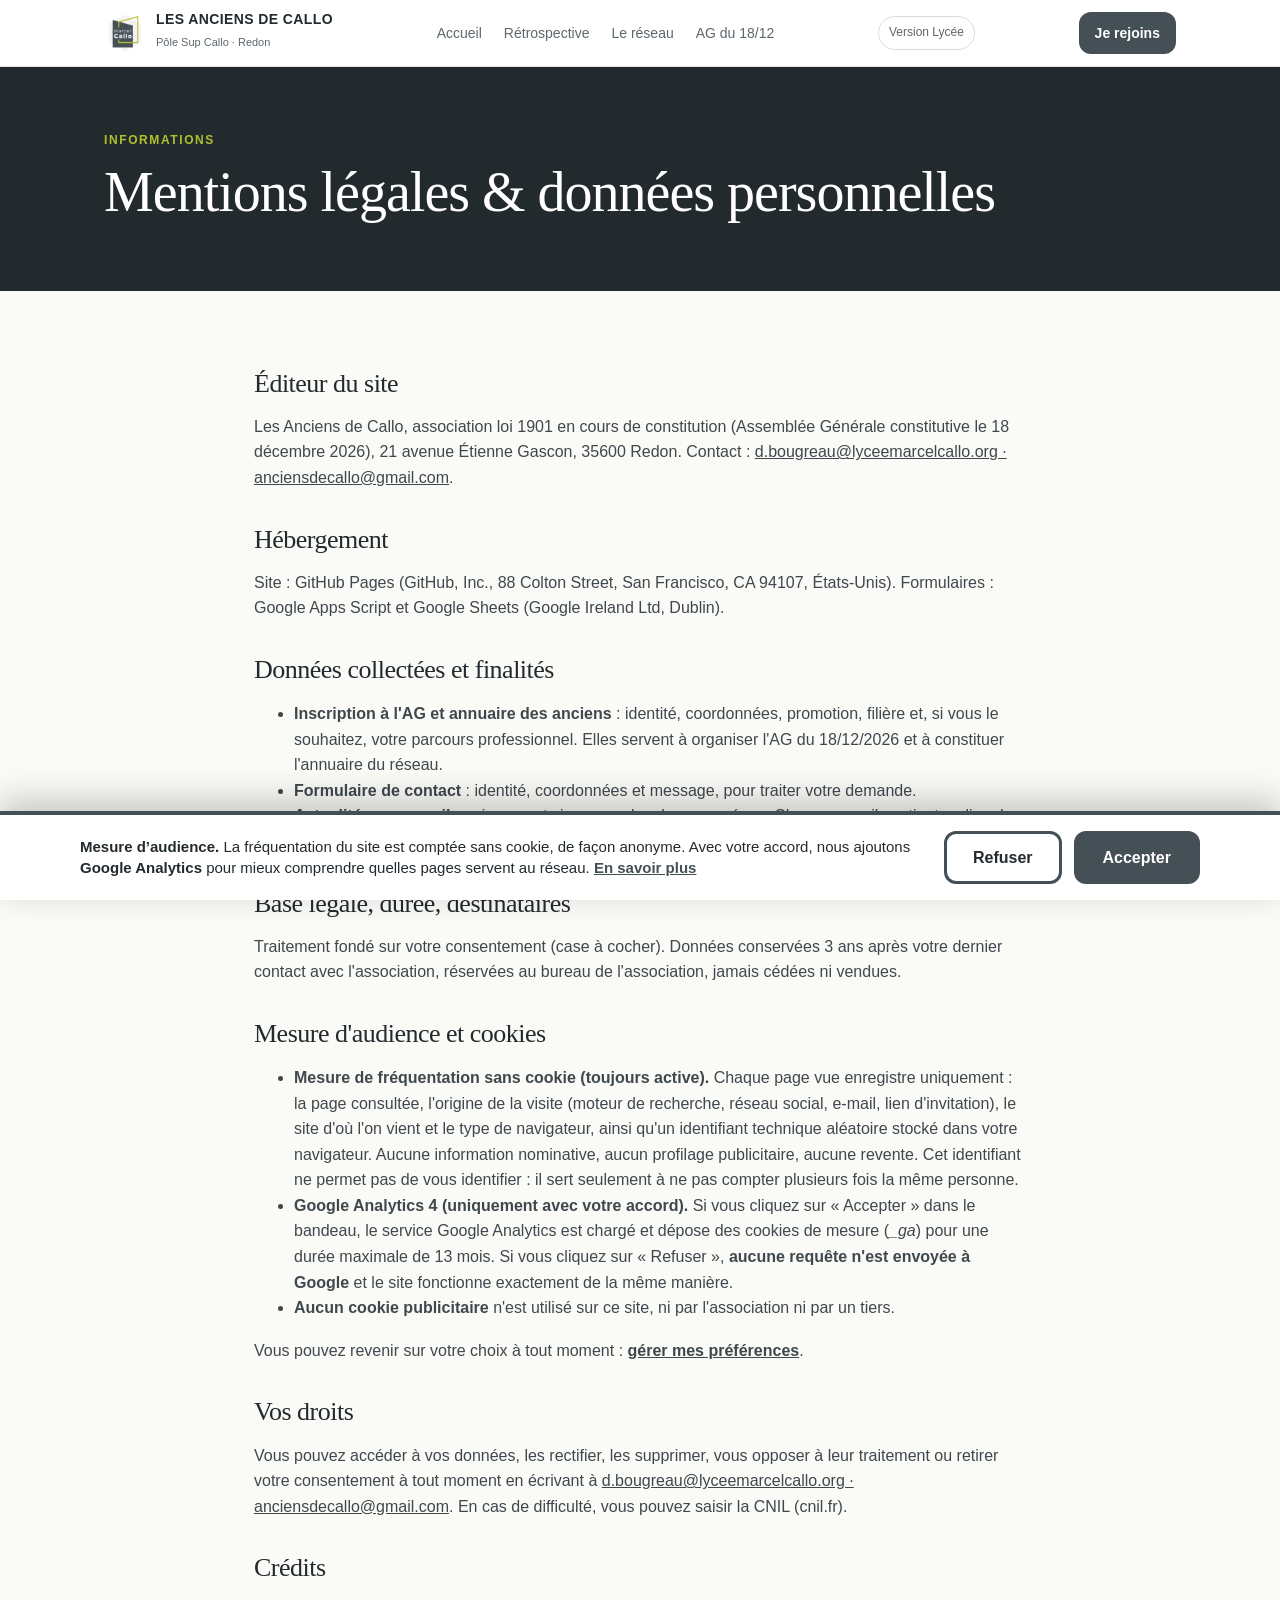
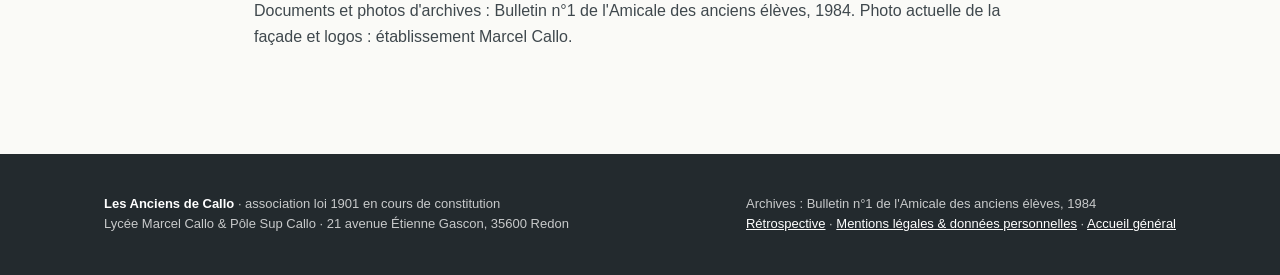
<file: polesup/mentions-legales.html>
<!doctype html>
<html lang="fr">
<head>
<!-- Mesure d'audience : Google Analytics n'est chargé qu'après accord explicite du visiteur. -->
<script src="../assets/js/consent.js"></script>
<meta charset="utf-8">
<meta name="viewport" content="width=device-width, initial-scale=1">
<title>Mentions légales · Les Anciens de Callo</title>
<meta name="description" content="Mentions légales et politique de données personnelles du réseau des anciens de Marcel Callo.">
<link rel="icon" href="../assets/img/logo-polesup.jpg">
<link rel="stylesheet" href="../assets/css/style.css">
</head>
<body class="polesup">
<nav>
  <div class="wrap">
    <a class="brand" href="index.html"><img src="../assets/img/logo-polesup.jpg" alt="Pôle Sup Callo"><div><b>LES ANCIENS DE CALLO</b><span>Pôle Sup Callo · Redon</span></div></a>
    <ul><li><a href="index.html">Accueil</a></li><li><a href="retrospective.html">Rétrospective</a></li><li><a href="index.html#reseau">Le réseau</a></li><li><a href="index.html#ag">AG du 18/12</a></li></ul>
    <a class="switch" href="../lycee/index.html">Version Lycée</a>
    <a class="btn btn-main" href="index.html#contact">Je rejoins</a>
  </div>
</nav>
<header class="page-head"><div class="wrap"><div class="kicker">Informations</div><h1>Mentions légales &amp; données personnelles</h1></div></header>
<section style="padding-top:44px"><div class="wrap legal">
  <h2>Éditeur du site</h2>
  <p>Les Anciens de Callo, association loi 1901 en cours de constitution (Assemblée Générale constitutive le 18 décembre 2026), 21 avenue Étienne Gascon, 35600 Redon. Contact : <a data-contact href="#">contact</a>.</p>
  <h2>Hébergement</h2>
  <p>Site : GitHub Pages (GitHub, Inc., 88 Colton Street, San Francisco, CA 94107, États-Unis). Formulaires : Google Apps Script et Google Sheets (Google Ireland Ltd, Dublin).</p>
  <h2>Données collectées et finalités</h2>
  <ul>
    <li><b>Inscription à l'AG et annuaire des anciens</b> : identité, coordonnées, promotion, filière et, si vous le souhaitez, votre parcours professionnel. Elles servent à organiser l'AG du 18/12/2026 et à constituer l'annuaire du réseau.</li>
    <li><b>Formulaire de contact</b> : identité, coordonnées et message, pour traiter votre demande.</li>
    <li><b>Actualités par e-mail</b> : uniquement si vous cochez la case prévue. Chaque e-mail contient un lien de désinscription en un clic.</li>
  </ul>
  <h2>Base légale, durée, destinataires</h2>
  <p>Traitement fondé sur votre consentement (case à cocher). Données conservées 3 ans après votre dernier contact avec l'association, réservées au bureau de l'association, jamais cédées ni vendues.</p>
  <h2>Mesure d'audience et cookies</h2>
  <ul>
    <li><b>Mesure de fréquentation sans cookie (toujours active).</b> Chaque page vue enregistre uniquement : la page consultée, l'origine de la visite (moteur de recherche, réseau social, e-mail, lien d'invitation), le site d'où l'on vient et le type de navigateur, ainsi qu'un identifiant technique aléatoire stocké dans votre navigateur. Aucune information nominative, aucun profilage publicitaire, aucune revente. Cet identifiant ne permet pas de vous identifier : il sert seulement à ne pas compter plusieurs fois la même personne.</li>
    <li><b>Google Analytics 4 (uniquement avec votre accord).</b> Si vous cliquez sur « Accepter » dans le bandeau, le service Google Analytics est chargé et dépose des cookies de mesure (<i>_ga</i>) pour une durée maximale de 13 mois. Si vous cliquez sur « Refuser », <b>aucune requête n'est envoyée à Google</b> et le site fonctionne exactement de la même manière.</li>
    <li><b>Aucun cookie publicitaire</b> n'est utilisé sur ce site, ni par l'association ni par un tiers.</li>
  </ul>
  <p>Vous pouvez revenir sur votre choix à tout moment : <a href="#" data-consent-reset>gérer mes préférences</a>.</p>
  <h2>Vos droits</h2>
  <p>Vous pouvez accéder à vos données, les rectifier, les supprimer, vous opposer à leur traitement ou retirer votre consentement à tout moment en écrivant à <a data-contact href="#">contact</a>. En cas de difficulté, vous pouvez saisir la CNIL (cnil.fr).</p>
  <h2>Crédits</h2>
  <p>Documents et photos d'archives : Bulletin n°1 de l'Amicale des anciens élèves, 1984. Photo actuelle de la façade et logos : établissement Marcel Callo.</p>
</div></section>
<footer>
  <div class="wrap">
    <div><strong style="color:#fff">Les Anciens de Callo</strong> · association loi 1901 en cours de constitution<br>Lycée Marcel Callo &amp; Pôle Sup Callo · 21 avenue Étienne Gascon, 35600 Redon</div>
    <div>Archives : Bulletin n°1 de l'Amicale des anciens élèves, 1984<br><a href="retrospective.html">Rétrospective</a> · <a href="mentions-legales.html">Mentions légales &amp; données personnelles</a> · <a href="../index.html">Accueil général</a></div>
  </div>
</footer>
<script src="../assets/js/config.js"></script>
<script src="../assets/js/main.js"></script>
</body>
</html>
</file>
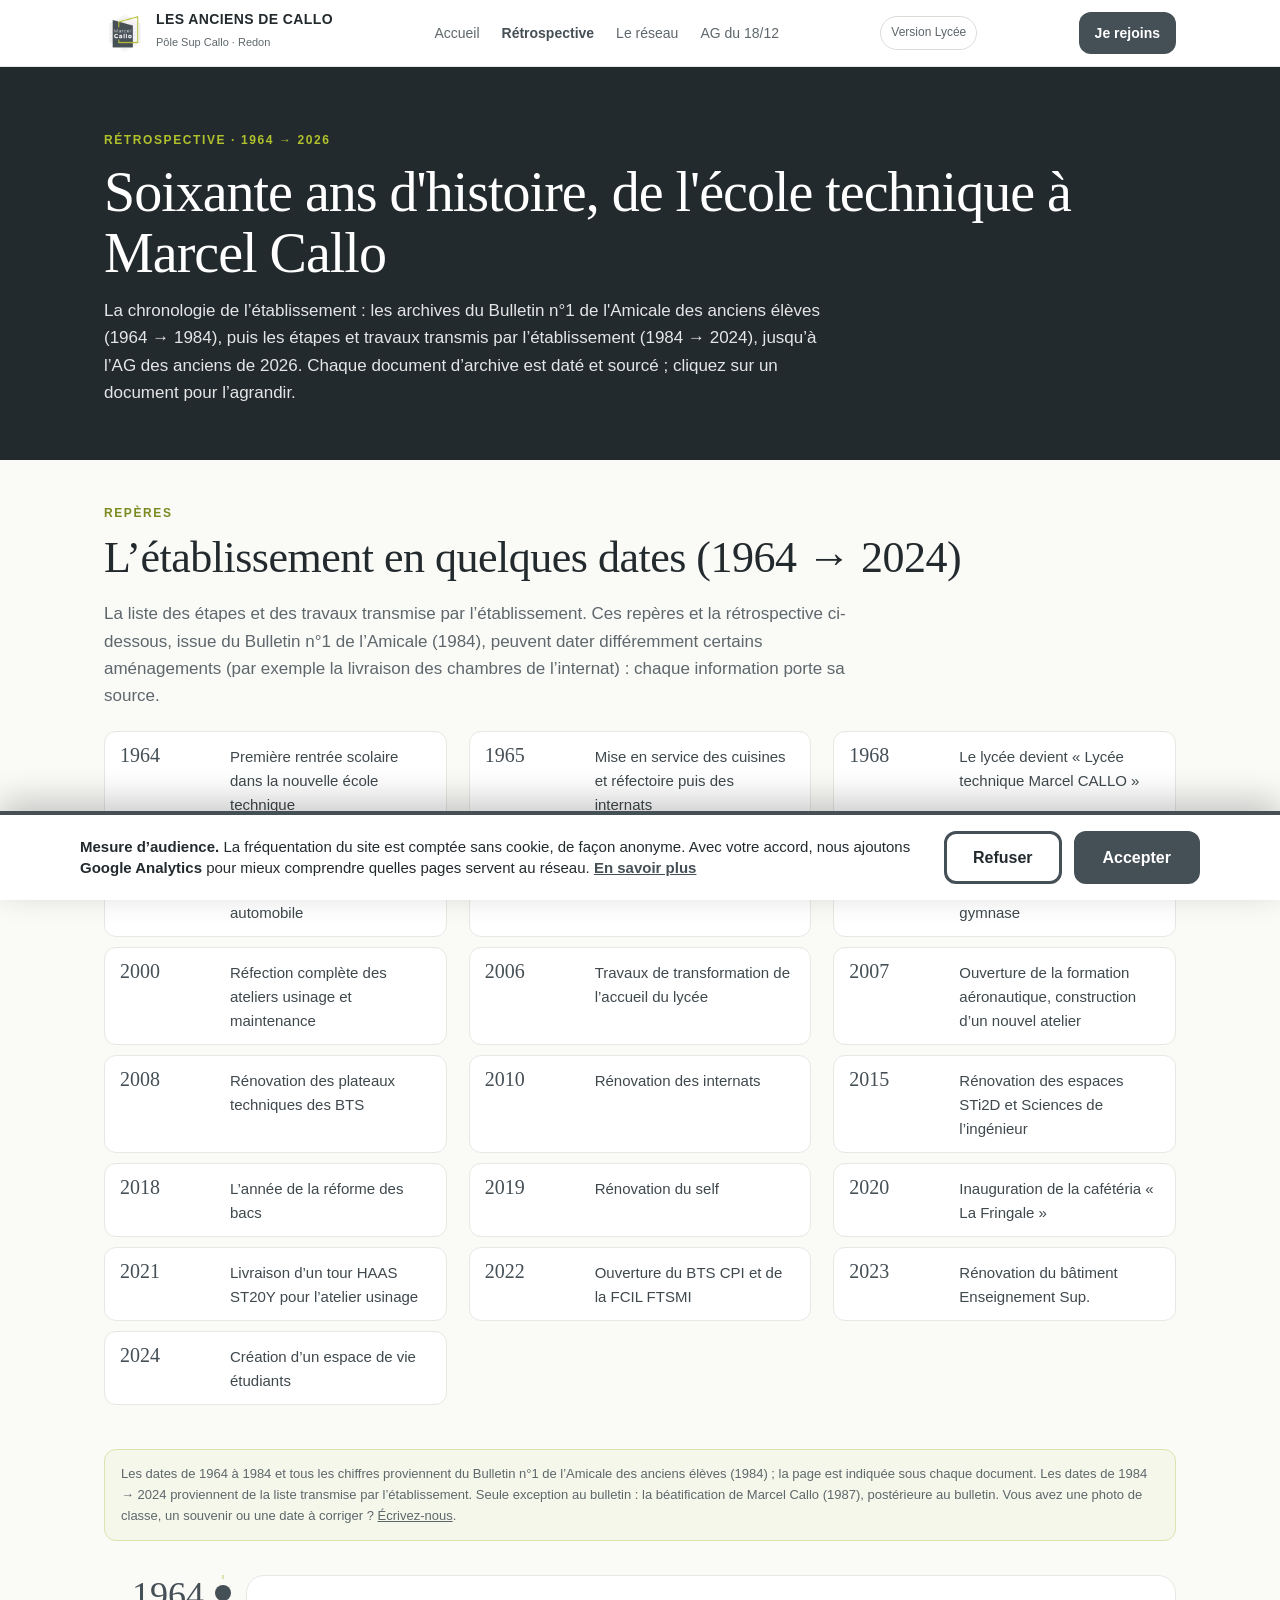
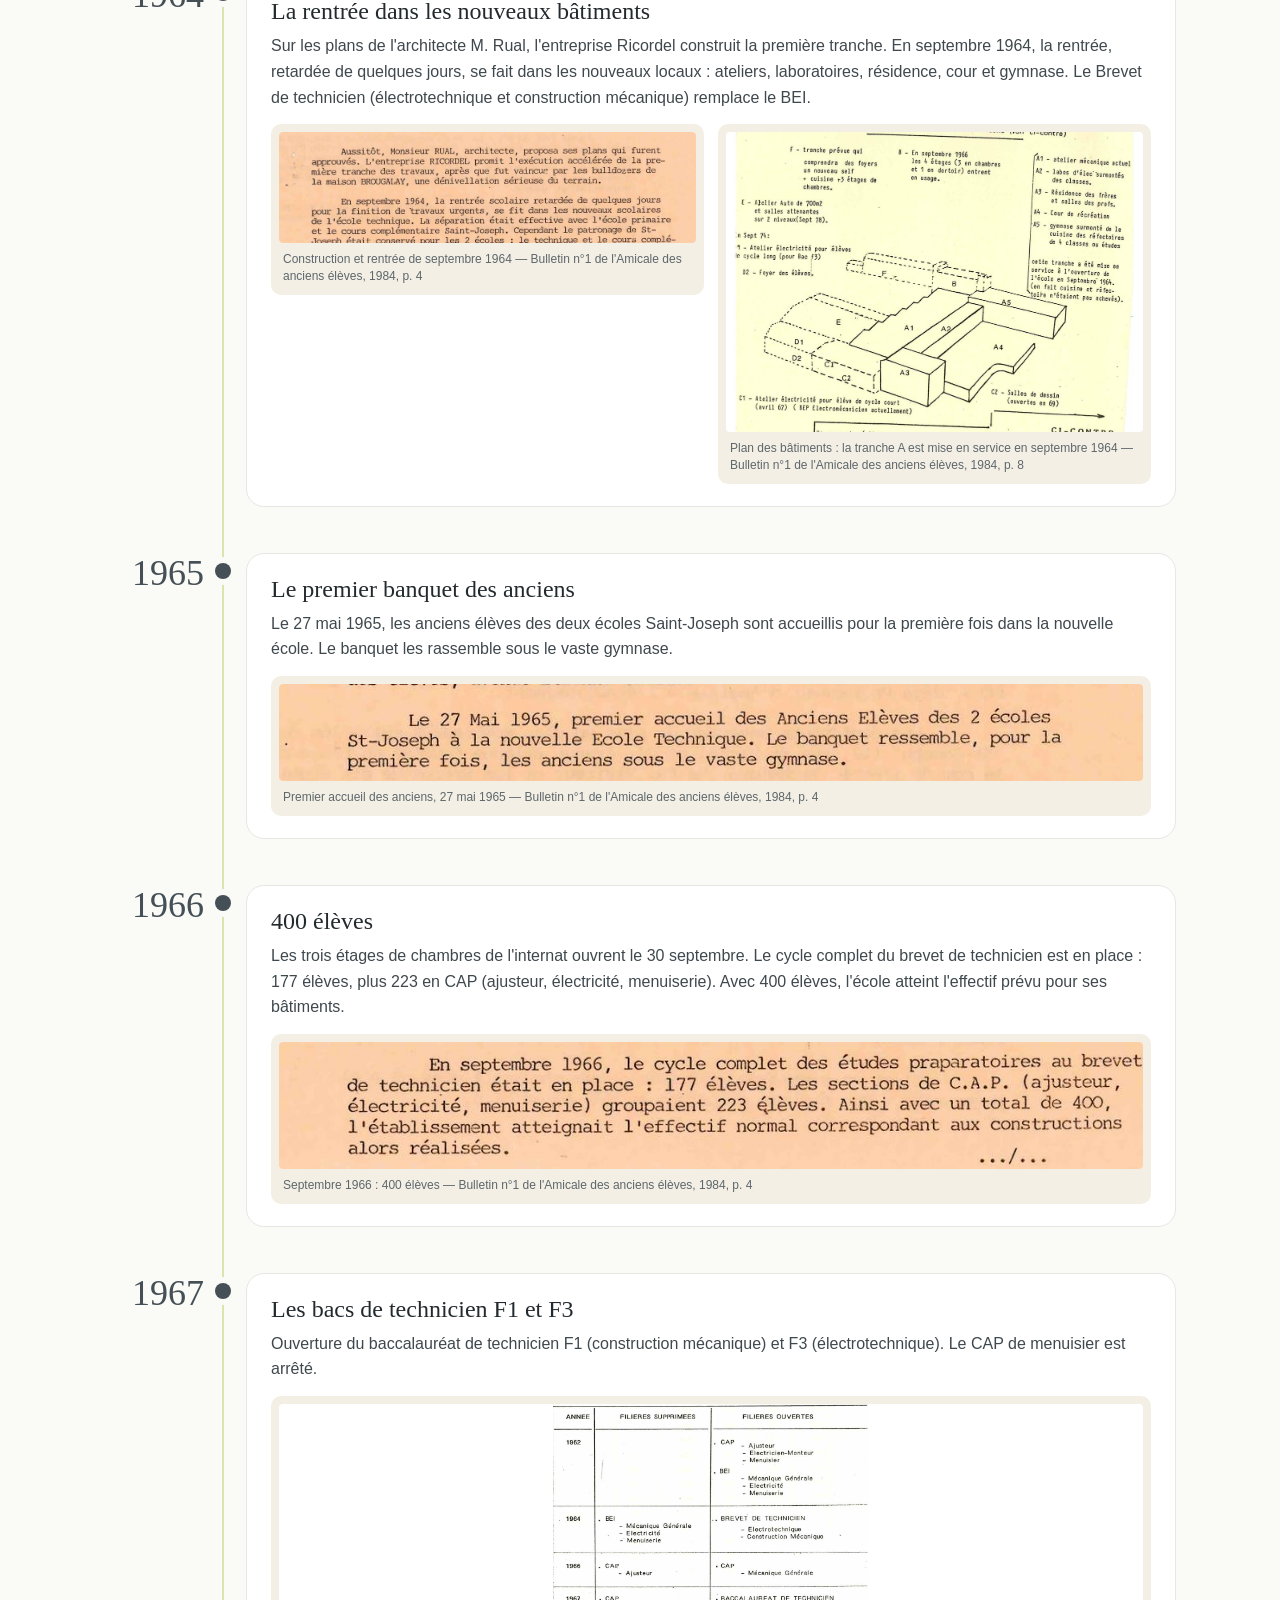
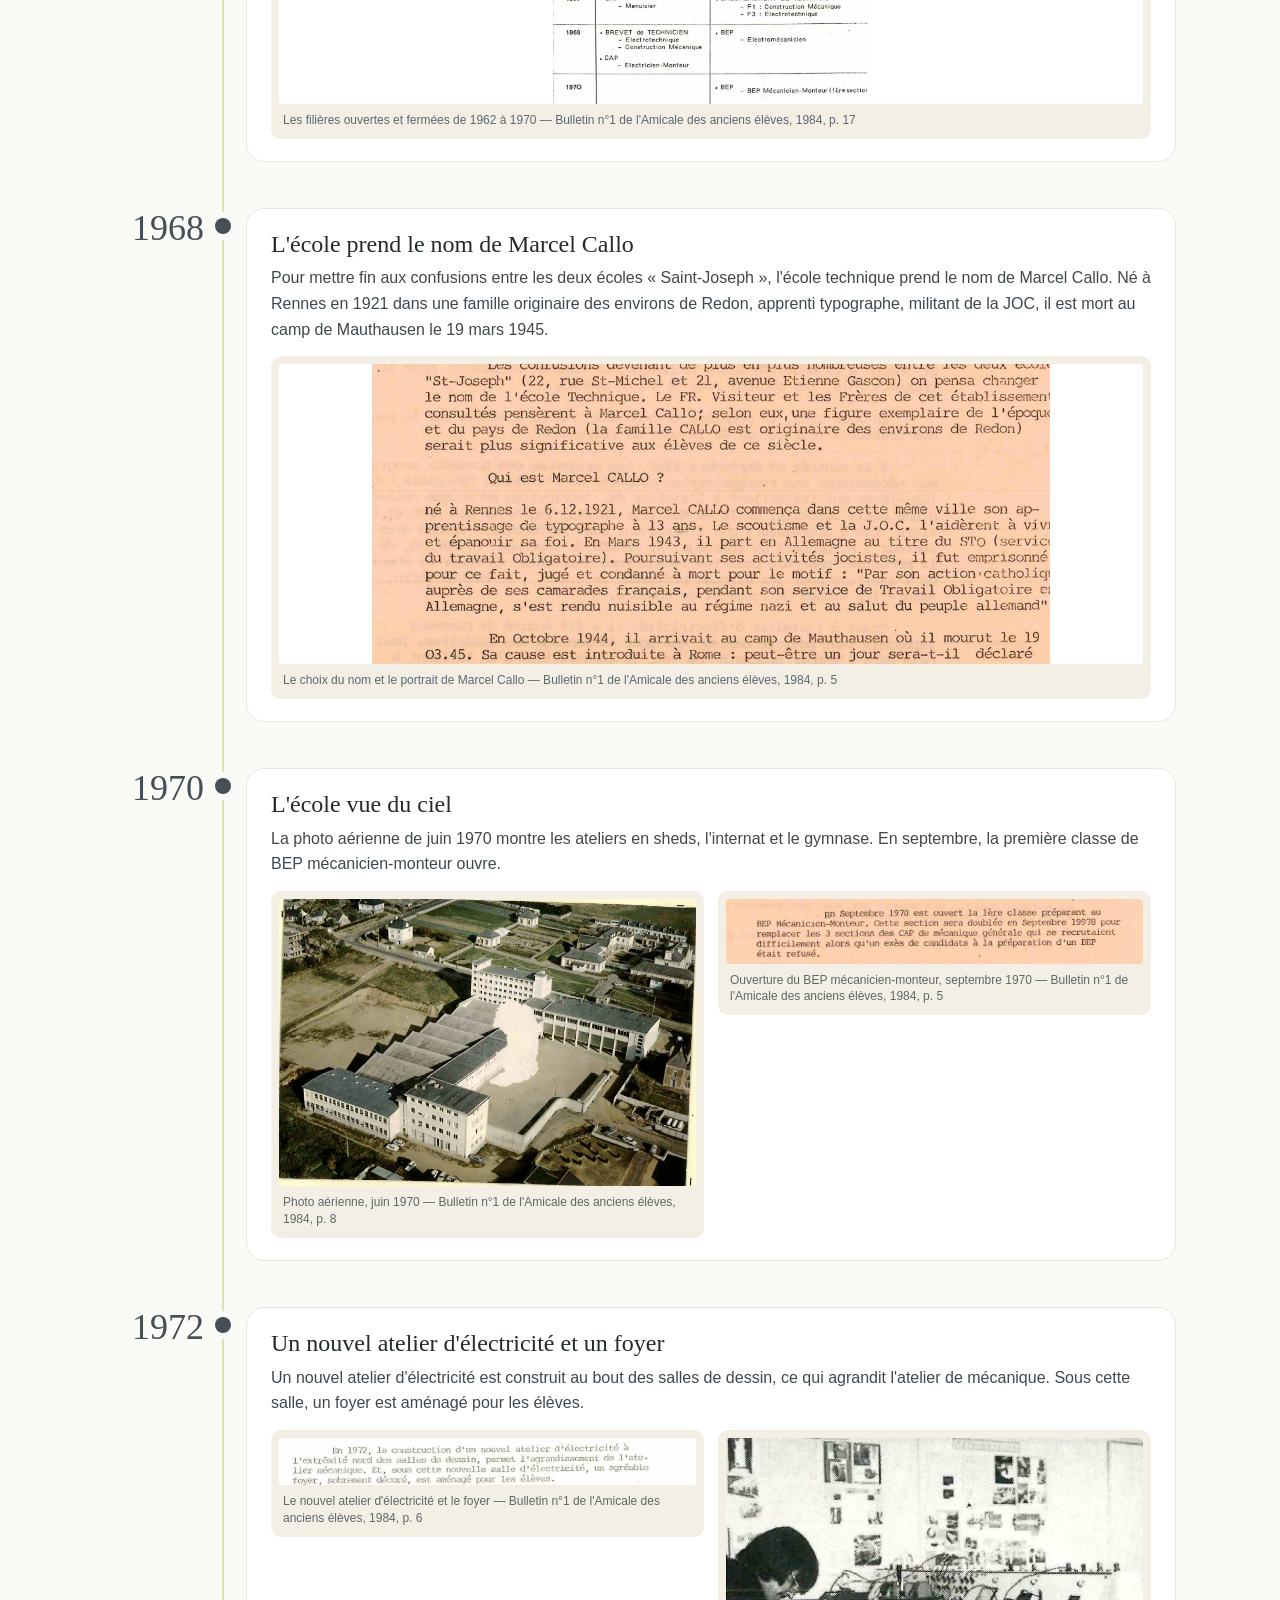
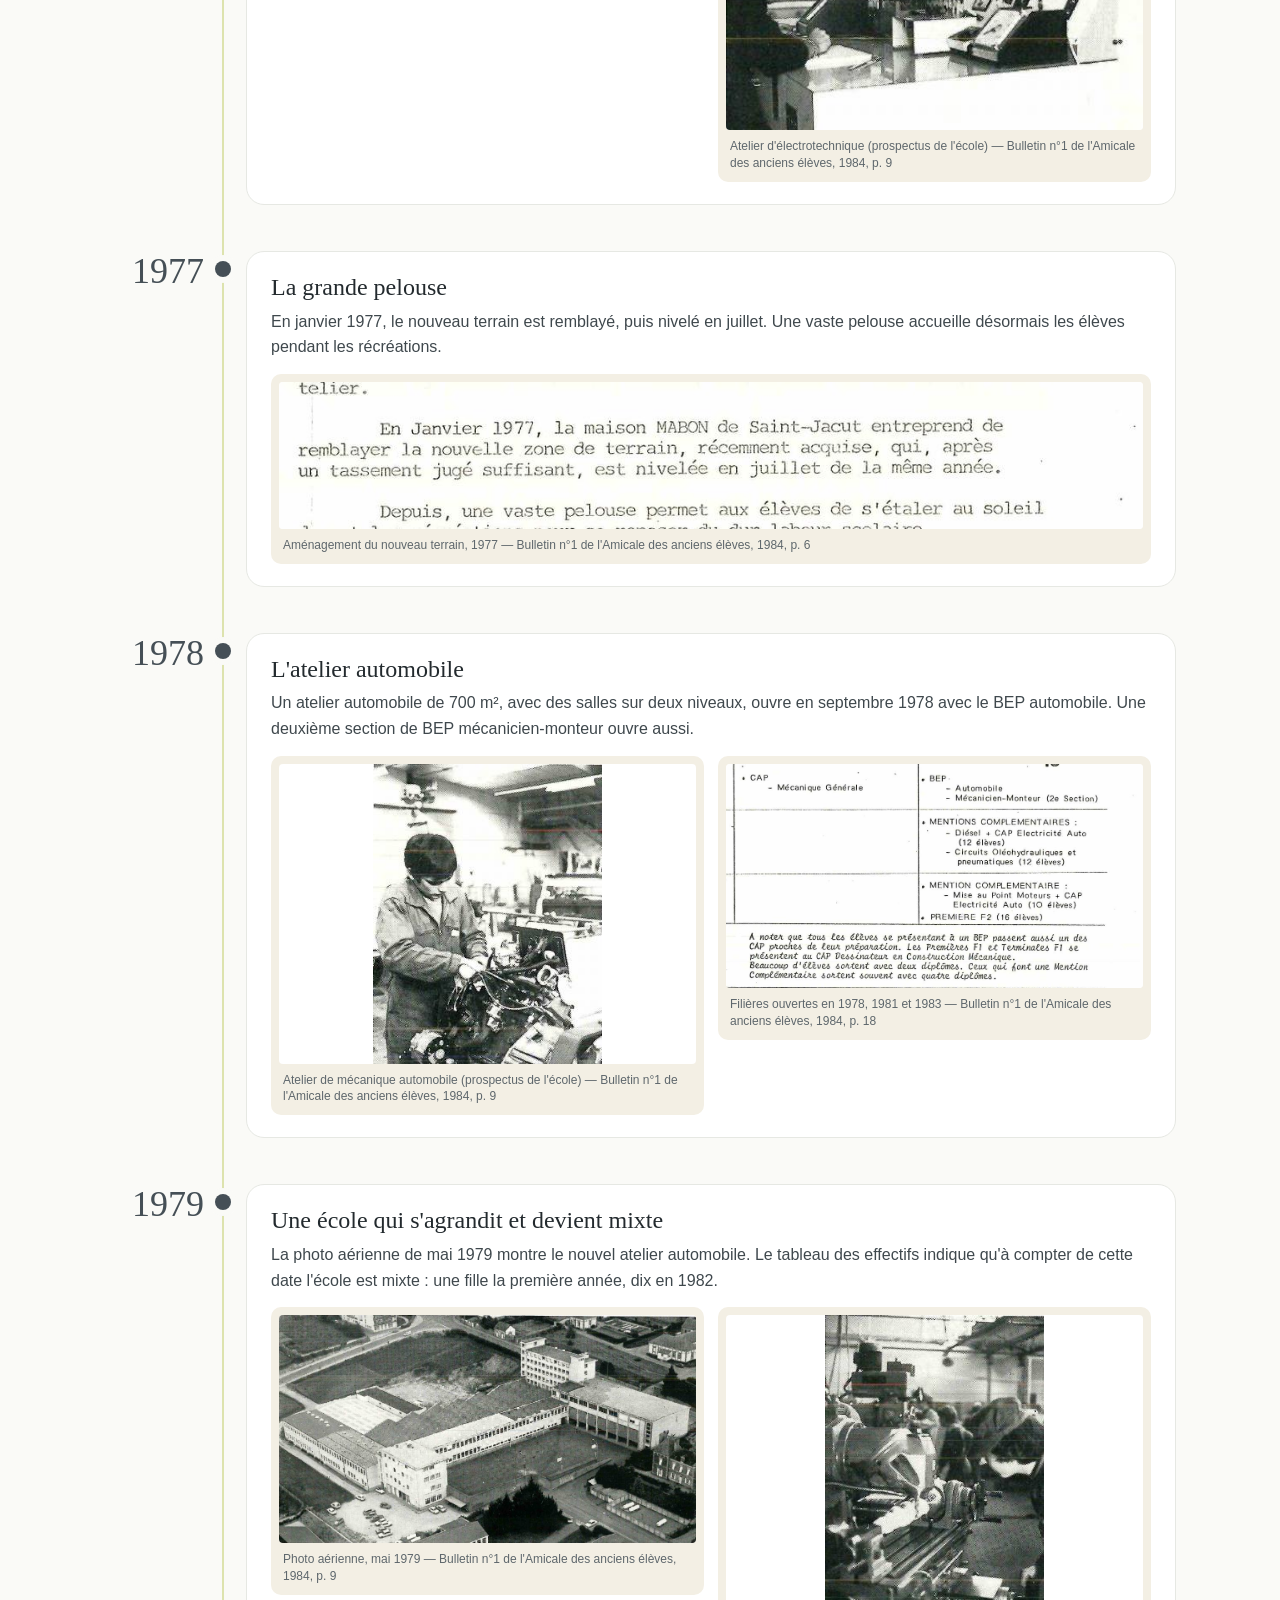
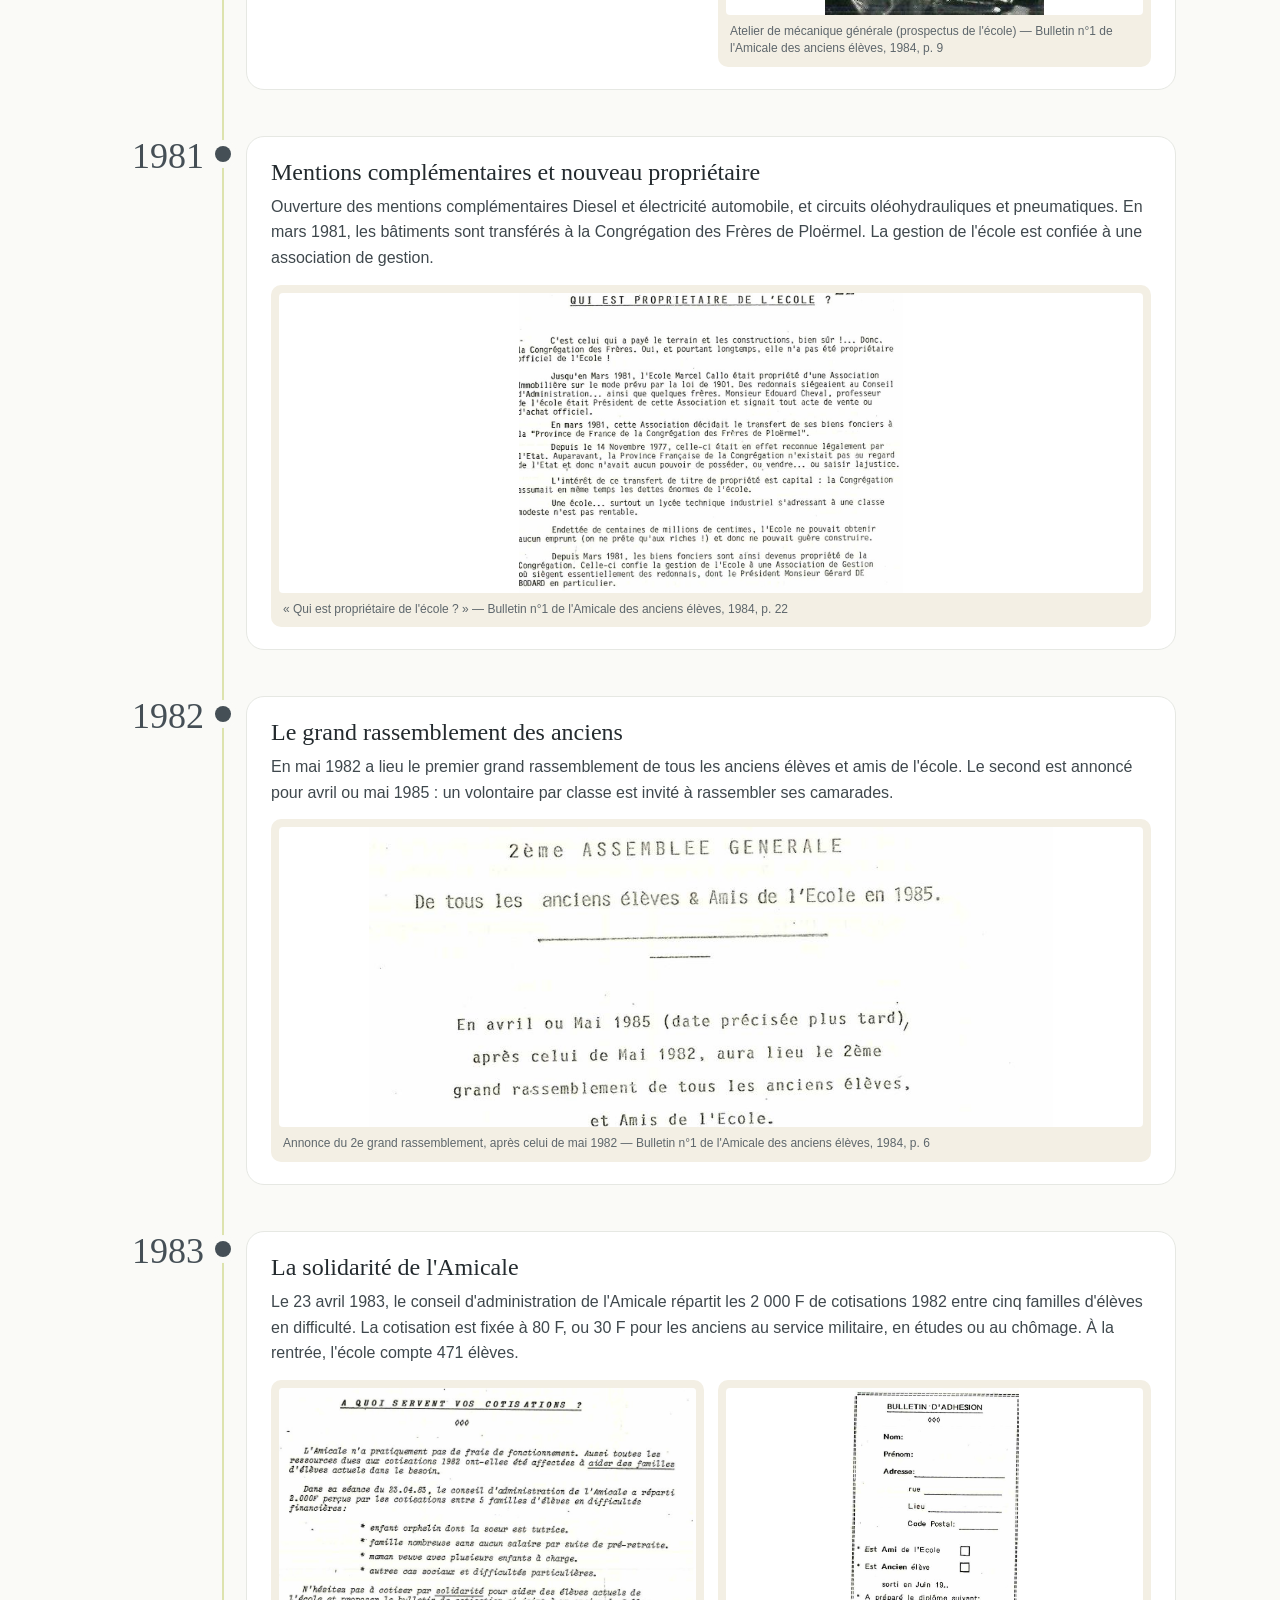
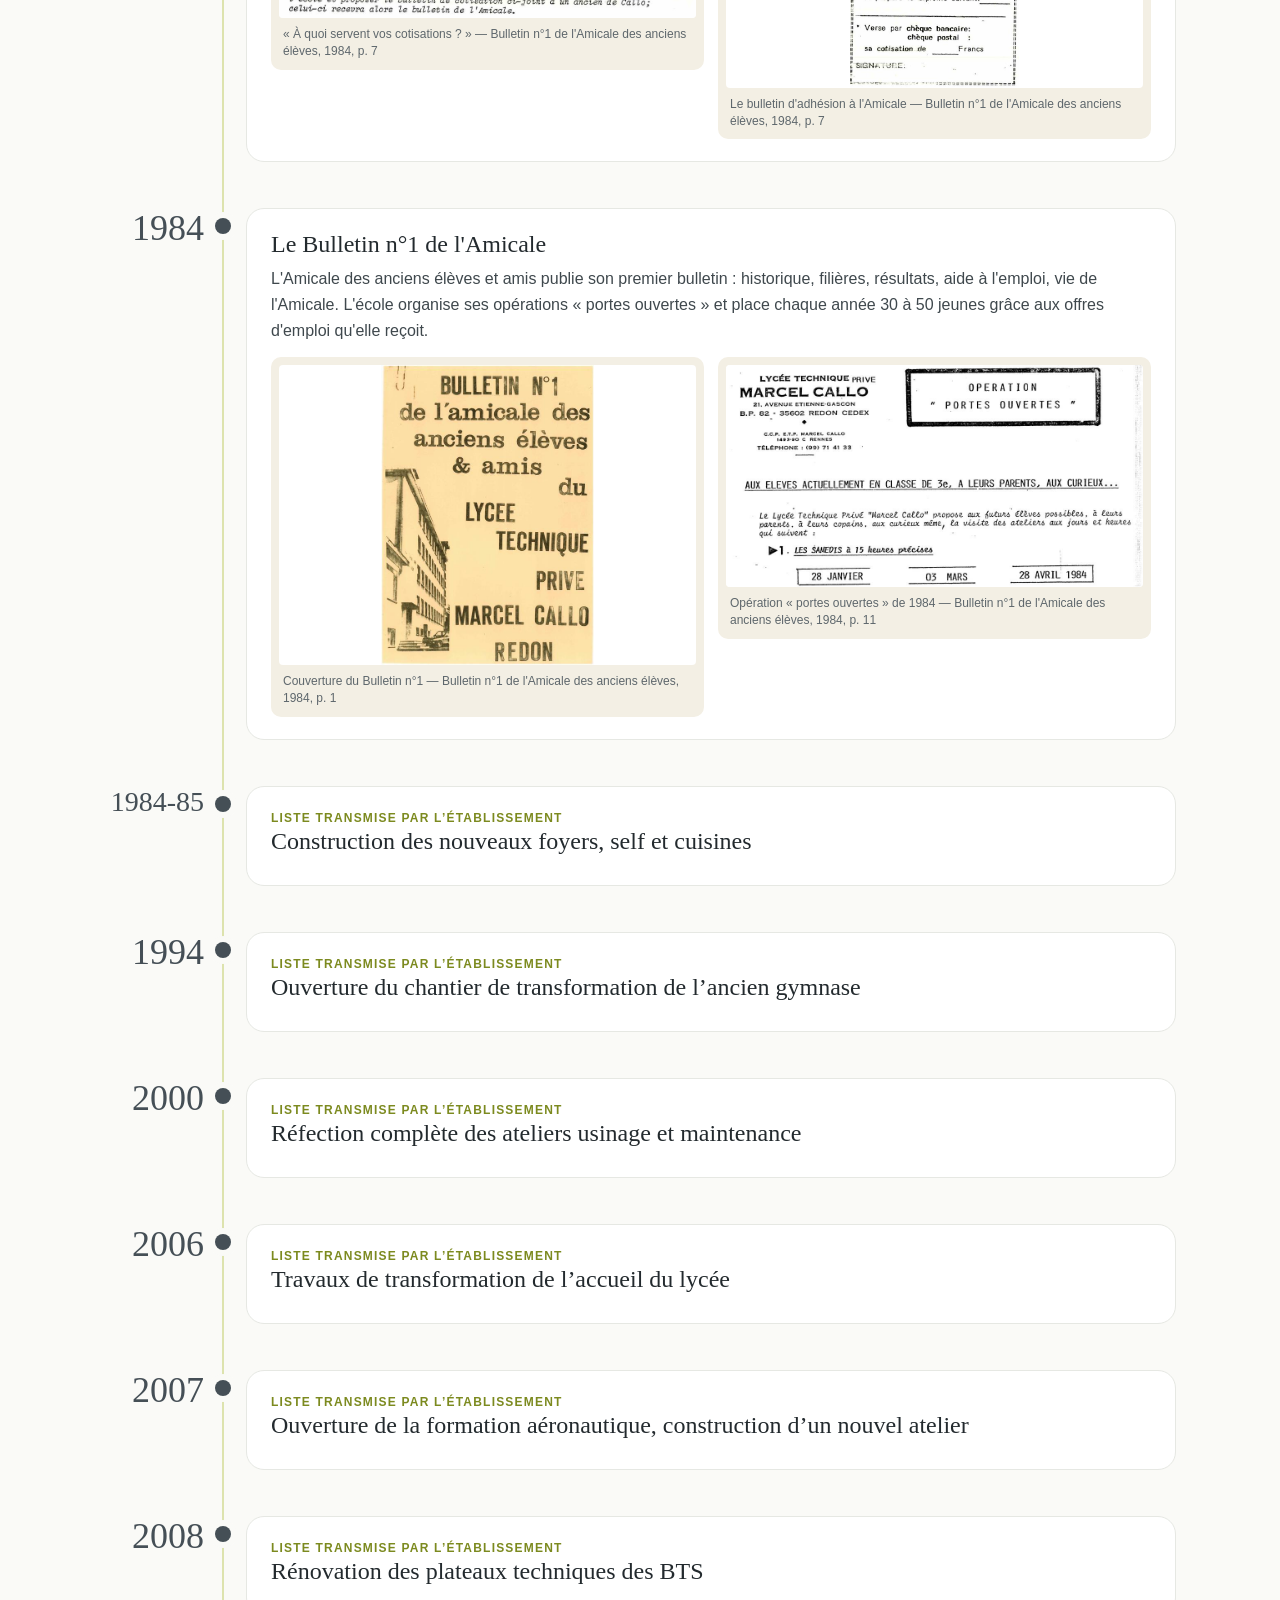
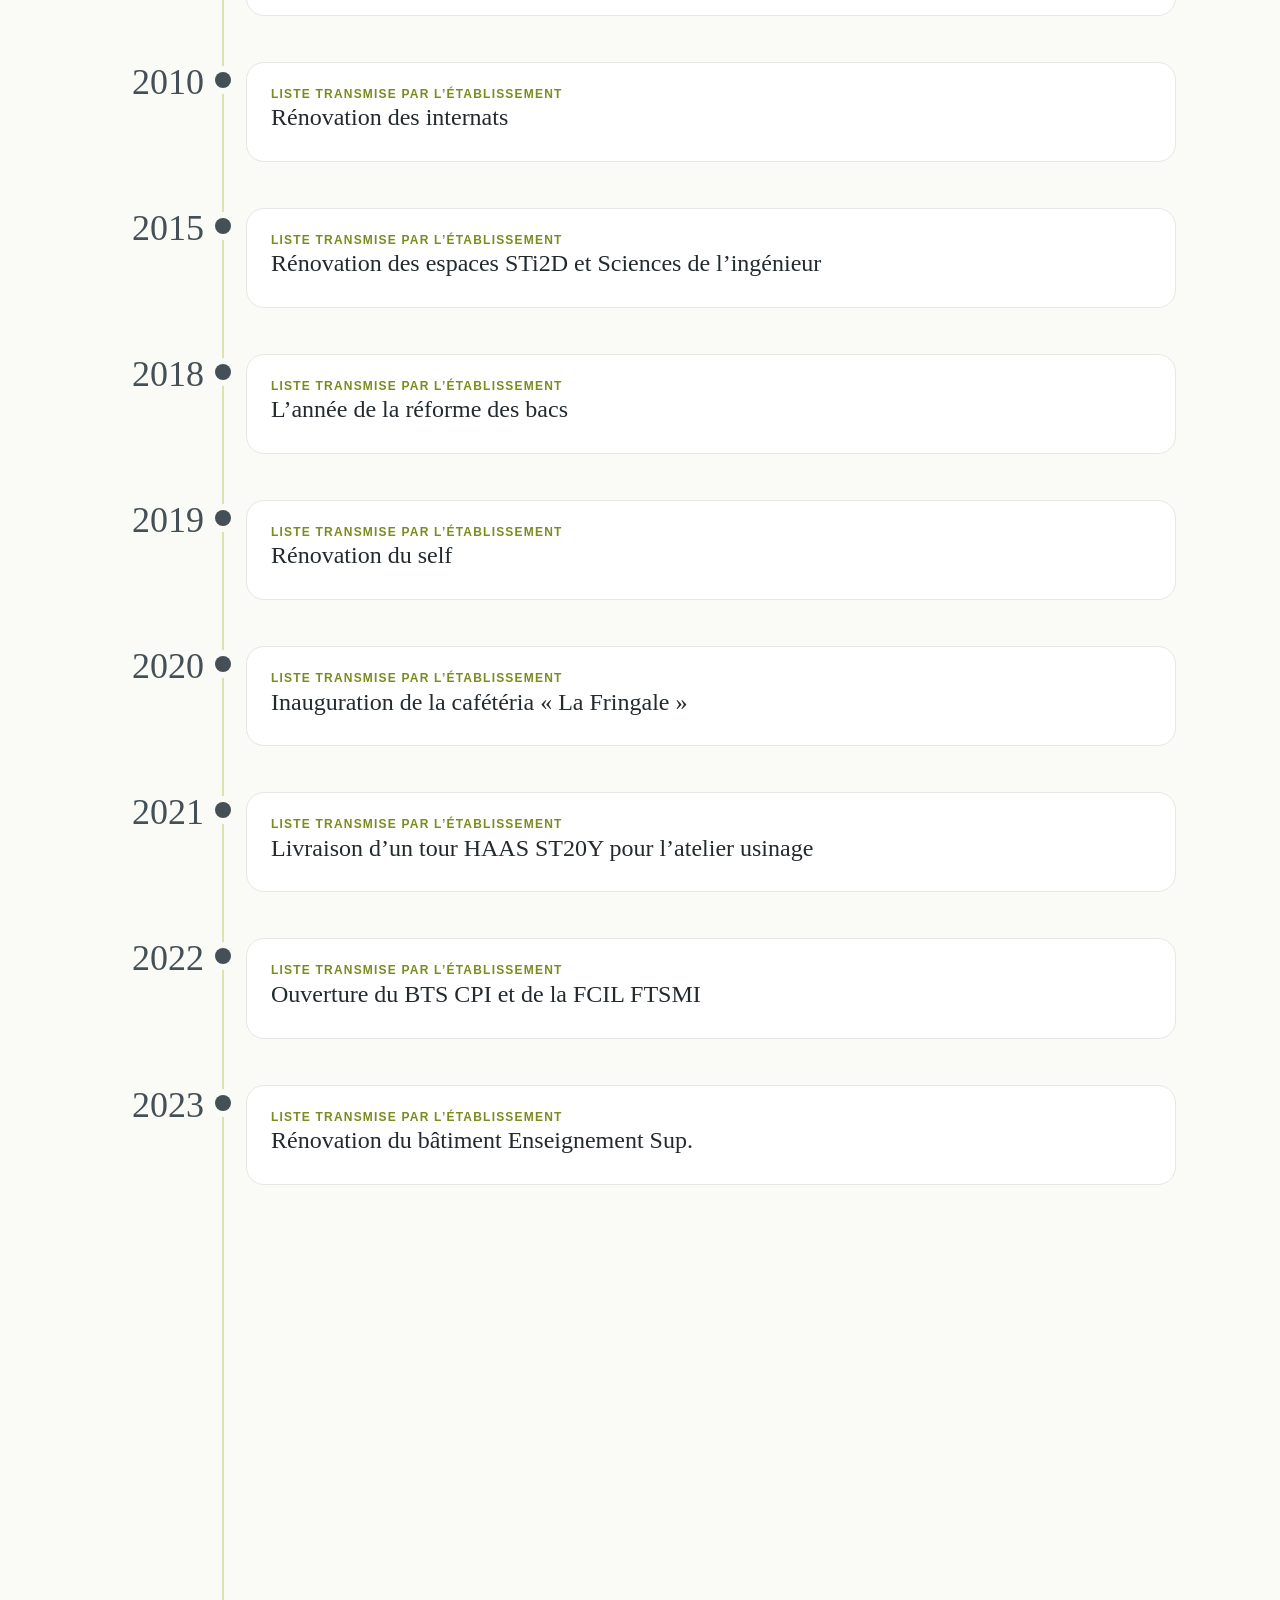
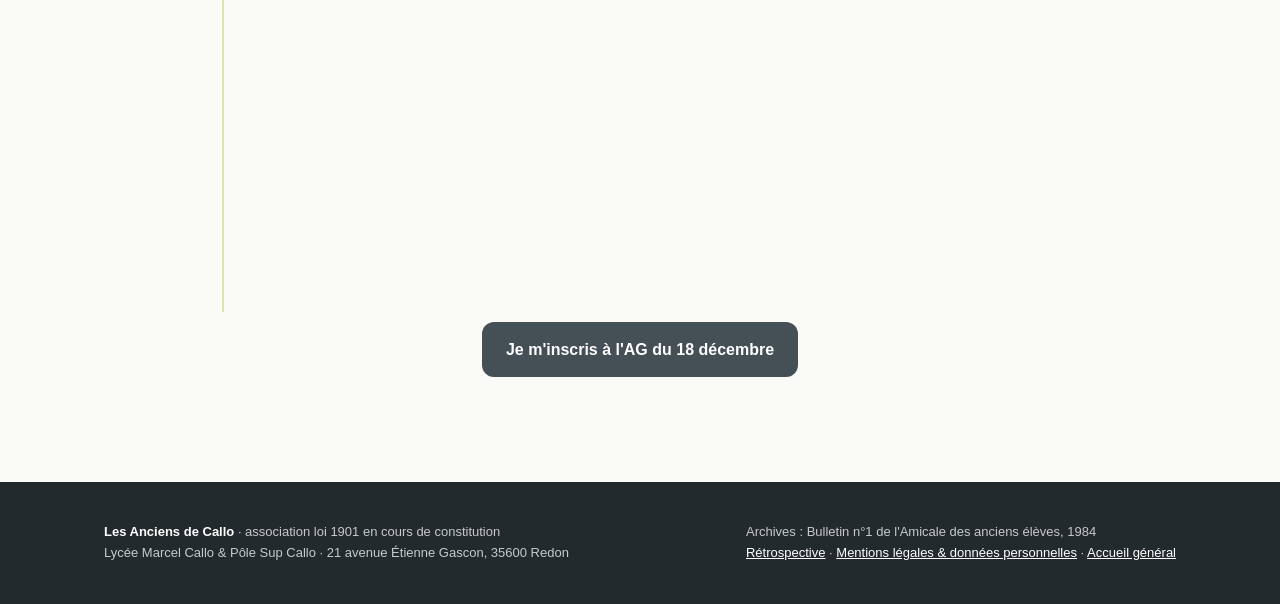
<file: polesup/retrospective.html>
<!doctype html>
<html lang="fr">
<head>
<!-- Mesure d'audience : Google Analytics n'est chargé qu'après accord explicite du visiteur. -->
<script src="../assets/js/consent.js"></script>
<meta charset="utf-8">
<meta name="viewport" content="width=device-width, initial-scale=1">
<title>Rétrospective 1964-2026 · Les Anciens de Callo</title>
<meta name="description" content="La chronologie de l’établissement Marcel Callo à Redon, de la première rentrée de 1964 aux travaux de 2024 et à l’AG des anciens de 2026 : archives du Bulletin n°1 de l’Amicale et liste transmise par l’établissement.">
<link rel="icon" href="../assets/img/logo-polesup.jpg">
<link rel="stylesheet" href="../assets/css/style.css">
</head>
<body class="polesup">
<nav>
  <div class="wrap">
    <a class="brand" href="index.html"><img src="../assets/img/logo-polesup.jpg" alt="Pôle Sup Callo"><div><b>LES ANCIENS DE CALLO</b><span>Pôle Sup Callo · Redon</span></div></a>
    <ul><li><a href="index.html">Accueil</a></li><li><a href="retrospective.html" class="on">Rétrospective</a></li><li><a href="index.html#reseau">Le réseau</a></li><li><a href="index.html#ag">AG du 18/12</a></li></ul>
    <a class="switch" href="../lycee/index.html">Version Lycée</a>
    <a class="btn btn-main" href="index.html#contact">Je rejoins</a>
  </div>
</nav>
<header class="page-head">
  <div class="wrap">
    <div class="kicker">Rétrospective · 1964 → 2026</div>
    <h1>Soixante ans d'histoire, de l'école technique à Marcel Callo</h1>
    <p>La chronologie de l’établissement : les archives du Bulletin n°1 de l'Amicale des anciens élèves (1964 → 1984), puis les étapes et travaux transmis par l’établissement (1984 → 2024), jusqu’à l’AG des anciens de 2026. Chaque document d’archive est daté et sourcé ; cliquez sur un document pour l’agrandir.</p>
  </div>
</header>
<section class="reperes" id="dates">
  <div class="wrap">
    <div class="kicker">Repères</div>
    <h2 class="serif">L’établissement en quelques dates (1964 → 2024)</h2>
    <p style="max-width:760px;color:var(--muted)">La liste des étapes et des travaux transmise par l’établissement. Ces repères et la rétrospective ci-dessous, issue du Bulletin n°1 de l’Amicale (1984), peuvent dater différemment certains aménagements (par exemple la livraison des chambres de l’internat) : chaque information porte sa source.</p>
    <ol class="dates">
      <li><b>1964</b><span>Première rentrée scolaire dans la nouvelle école technique</span></li>
      <li><b>1965</b><span>Mise en service des cuisines et réfectoire puis des internats</span></li>
      <li><b>1968</b><span>Le lycée devient « Lycée technique Marcel CALLO »</span></li>
      <li><b>1978</b><span>Extension du lycée par la construction d’un atelier automobile</span></li>
      <li><b>1984-85</b><span>Construction des nouveaux foyers, self et cuisines</span></li>
      <li><b>1994</b><span>Ouverture du chantier de transformation de l’ancien gymnase</span></li>
      <li><b>2000</b><span>Réfection complète des ateliers usinage et maintenance</span></li>
      <li><b>2006</b><span>Travaux de transformation de l’accueil du lycée</span></li>
      <li><b>2007</b><span>Ouverture de la formation aéronautique, construction d’un nouvel atelier</span></li>
      <li><b>2008</b><span>Rénovation des plateaux techniques des BTS</span></li>
      <li><b>2010</b><span>Rénovation des internats</span></li>
      <li><b>2015</b><span>Rénovation des espaces STi2D et Sciences de l’ingénieur</span></li>
      <li><b>2018</b><span>L’année de la réforme des bacs</span></li>
      <li><b>2019</b><span>Rénovation du self</span></li>
      <li><b>2020</b><span>Inauguration de la cafétéria « La Fringale »</span></li>
      <li><b>2021</b><span>Livraison d’un tour HAAS ST20Y pour l’atelier usinage</span></li>
      <li><b>2022</b><span>Ouverture du BTS CPI et de la FCIL FTSMI</span></li>
      <li><b>2023</b><span>Rénovation du bâtiment Enseignement Sup.</span></li>
      <li><b>2024</b><span>Création d’un espace de vie étudiants</span></li>
    </ol>
  </div>
</section>
<section style="padding-top:44px">
  <div class="wrap">
    <p class="src-note">Les dates de 1964 à 1984 et tous les chiffres proviennent du Bulletin n°1 de l’Amicale des anciens élèves (1984) ; la page est indiquée sous chaque document. Les dates de 1984 → 2024 proviennent de la liste transmise par l’établissement. Seule exception au bulletin : la béatification de Marcel Callo (1987), postérieure au bulletin. Vous avez une photo de classe, un souvenir ou une date à corriger ? <a href="index.html#contact">Écrivez-nous</a>.</p>
    <div class="chrono">
<article class="ev reveal" id="an-1964">
  <div class="yr">1964</div>
  <div class="body"><h2>La rentrée dans les nouveaux bâtiments</h2><p>Sur les plans de l&#x27;architecte M. Rual, l&#x27;entreprise Ricordel construit la première tranche. En septembre 1964, la rentrée, retardée de quelques jours, se fait dans les nouveaux locaux : ateliers, laboratoires, résidence, cour et gymnase. Le Brevet de technicien (électrotechnique et construction mécanique) remplace le BEI.</p><div class="imgs"><figure class="arch"><img src="../assets/img/1964-rentree.jpg" alt="Construction et rentrée de septembre 1964" loading="lazy"><figcaption>Construction et rentrée de septembre 1964 — Bulletin n°1 de l&#x27;Amicale des anciens élèves, 1984, p. 4</figcaption></figure><figure class="arch"><img src="../assets/img/1964-1978-plan-ecole.jpg" alt="Plan des bâtiments : la tranche A est mise en service en septembre 1964" loading="lazy"><figcaption>Plan des bâtiments : la tranche A est mise en service en septembre 1964 — Bulletin n°1 de l&#x27;Amicale des anciens élèves, 1984, p. 8</figcaption></figure></div></div>
</article>
<article class="ev reveal" id="an-1965">
  <div class="yr">1965</div>
  <div class="body"><h2>Le premier banquet des anciens</h2><p>Le 27 mai 1965, les anciens élèves des deux écoles Saint-Joseph sont accueillis pour la première fois dans la nouvelle école. Le banquet les rassemble sous le vaste gymnase.</p><div class="imgs"><figure class="arch"><img src="../assets/img/1965-premier-accueil-anciens.jpg" alt="Premier accueil des anciens, 27 mai 1965" loading="lazy"><figcaption>Premier accueil des anciens, 27 mai 1965 — Bulletin n°1 de l&#x27;Amicale des anciens élèves, 1984, p. 4</figcaption></figure></div></div>
</article>
<article class="ev reveal" id="an-1966">
  <div class="yr">1966</div>
  <div class="body"><h2>400 élèves</h2><p>Les trois étages de chambres de l&#x27;internat ouvrent le 30 septembre. Le cycle complet du brevet de technicien est en place : 177 élèves, plus 223 en CAP (ajusteur, électricité, menuiserie). Avec 400 élèves, l&#x27;école atteint l&#x27;effectif prévu pour ses bâtiments.</p><div class="imgs"><figure class="arch"><img src="../assets/img/1966-400-eleves.jpg" alt="Septembre 1966 : 400 élèves" loading="lazy"><figcaption>Septembre 1966 : 400 élèves — Bulletin n°1 de l&#x27;Amicale des anciens élèves, 1984, p. 4</figcaption></figure></div></div>
</article>
<article class="ev reveal" id="an-1967">
  <div class="yr">1967</div>
  <div class="body"><h2>Les bacs de technicien F1 et F3</h2><p>Ouverture du baccalauréat de technicien F1 (construction mécanique) et F3 (électrotechnique). Le CAP de menuisier est arrêté.</p><div class="imgs"><figure class="arch"><img src="../assets/img/1962-1970-examens.jpg" alt="Les filières ouvertes et fermées de 1962 à 1970" loading="lazy"><figcaption>Les filières ouvertes et fermées de 1962 à 1970 — Bulletin n°1 de l&#x27;Amicale des anciens élèves, 1984, p. 17</figcaption></figure></div></div>
</article>
<article class="ev reveal" id="an-1968">
  <div class="yr">1968</div>
  <div class="body"><h2>L&#x27;école prend le nom de Marcel Callo</h2><p>Pour mettre fin aux confusions entre les deux écoles « Saint-Joseph », l&#x27;école technique prend le nom de Marcel Callo. Né à Rennes en 1921 dans une famille originaire des environs de Redon, apprenti typographe, militant de la JOC, il est mort au camp de Mauthausen le 19 mars 1945.</p><div class="imgs"><figure class="arch"><img src="../assets/img/1968-nom-marcel-callo.jpg" alt="Le choix du nom et le portrait de Marcel Callo" loading="lazy"><figcaption>Le choix du nom et le portrait de Marcel Callo — Bulletin n°1 de l&#x27;Amicale des anciens élèves, 1984, p. 5</figcaption></figure></div></div>
</article>
<article class="ev reveal" id="an-1970">
  <div class="yr">1970</div>
  <div class="body"><h2>L&#x27;école vue du ciel</h2><p>La photo aérienne de juin 1970 montre les ateliers en sheds, l&#x27;internat et le gymnase. En septembre, la première classe de BEP mécanicien-monteur ouvre.</p><div class="imgs"><figure class="arch"><img src="../assets/img/aerien1970.jpg" alt="Photo aérienne, juin 1970" loading="lazy"><figcaption>Photo aérienne, juin 1970 — Bulletin n°1 de l&#x27;Amicale des anciens élèves, 1984, p. 8</figcaption></figure><figure class="arch"><img src="../assets/img/1970-bep-mecanicien-monteur.jpg" alt="Ouverture du BEP mécanicien-monteur, septembre 1970" loading="lazy"><figcaption>Ouverture du BEP mécanicien-monteur, septembre 1970 — Bulletin n°1 de l&#x27;Amicale des anciens élèves, 1984, p. 5</figcaption></figure></div></div>
</article>
<article class="ev reveal" id="an-1972">
  <div class="yr">1972</div>
  <div class="body"><h2>Un nouvel atelier d&#x27;électricité et un foyer</h2><p>Un nouvel atelier d&#x27;électricité est construit au bout des salles de dessin, ce qui agrandit l&#x27;atelier de mécanique. Sous cette salle, un foyer est aménagé pour les élèves.</p><div class="imgs"><figure class="arch"><img src="../assets/img/1972-atelier-electricite.jpg" alt="Le nouvel atelier d&#x27;électricité et le foyer" loading="lazy"><figcaption>Le nouvel atelier d&#x27;électricité et le foyer — Bulletin n°1 de l&#x27;Amicale des anciens élèves, 1984, p. 6</figcaption></figure><figure class="arch"><img src="../assets/img/atelier-electro.jpg" alt="Atelier d&#x27;électrotechnique (prospectus de l&#x27;école)" loading="lazy"><figcaption>Atelier d&#x27;électrotechnique (prospectus de l&#x27;école) — Bulletin n°1 de l&#x27;Amicale des anciens élèves, 1984, p. 9</figcaption></figure></div></div>
</article>
<article class="ev reveal" id="an-1977">
  <div class="yr">1977</div>
  <div class="body"><h2>La grande pelouse</h2><p>En janvier 1977, le nouveau terrain est remblayé, puis nivelé en juillet. Une vaste pelouse accueille désormais les élèves pendant les récréations.</p><div class="imgs"><figure class="arch"><img src="../assets/img/1977-pelouse.jpg" alt="Aménagement du nouveau terrain, 1977" loading="lazy"><figcaption>Aménagement du nouveau terrain, 1977 — Bulletin n°1 de l&#x27;Amicale des anciens élèves, 1984, p. 6</figcaption></figure></div></div>
</article>
<article class="ev reveal" id="an-1978">
  <div class="yr">1978</div>
  <div class="body"><h2>L&#x27;atelier automobile</h2><p>Un atelier automobile de 700 m², avec des salles sur deux niveaux, ouvre en septembre 1978 avec le BEP automobile. Une deuxième section de BEP mécanicien-monteur ouvre aussi.</p><div class="imgs"><figure class="arch"><img src="../assets/img/atelier-auto.jpg" alt="Atelier de mécanique automobile (prospectus de l&#x27;école)" loading="lazy"><figcaption>Atelier de mécanique automobile (prospectus de l&#x27;école) — Bulletin n°1 de l&#x27;Amicale des anciens élèves, 1984, p. 9</figcaption></figure><figure class="arch"><img src="../assets/img/1978-1983-filieres-ouvertes.jpg" alt="Filières ouvertes en 1978, 1981 et 1983" loading="lazy"><figcaption>Filières ouvertes en 1978, 1981 et 1983 — Bulletin n°1 de l&#x27;Amicale des anciens élèves, 1984, p. 18</figcaption></figure></div></div>
</article>
<article class="ev reveal" id="an-1979">
  <div class="yr">1979</div>
  <div class="body"><h2>Une école qui s&#x27;agrandit et devient mixte</h2><p>La photo aérienne de mai 1979 montre le nouvel atelier automobile. Le tableau des effectifs indique qu&#x27;à compter de cette date l&#x27;école est mixte : une fille la première année, dix en 1982.</p><div class="imgs"><figure class="arch"><img src="../assets/img/aerien1979.jpg" alt="Photo aérienne, mai 1979" loading="lazy"><figcaption>Photo aérienne, mai 1979 — Bulletin n°1 de l&#x27;Amicale des anciens élèves, 1984, p. 9</figcaption></figure><figure class="arch"><img src="../assets/img/atelier-meca.jpg" alt="Atelier de mécanique générale (prospectus de l&#x27;école)" loading="lazy"><figcaption>Atelier de mécanique générale (prospectus de l&#x27;école) — Bulletin n°1 de l&#x27;Amicale des anciens élèves, 1984, p. 9</figcaption></figure></div></div>
</article>
<article class="ev reveal" id="an-1981">
  <div class="yr">1981</div>
  <div class="body"><h2>Mentions complémentaires et nouveau propriétaire</h2><p>Ouverture des mentions complémentaires Diesel et électricité automobile, et circuits oléohydrauliques et pneumatiques. En mars 1981, les bâtiments sont transférés à la Congrégation des Frères de Ploërmel. La gestion de l&#x27;école est confiée à une association de gestion.</p><div class="imgs"><figure class="arch"><img src="../assets/img/1981-proprietaire.jpg" alt="« Qui est propriétaire de l&#x27;école ? »" loading="lazy"><figcaption>« Qui est propriétaire de l&#x27;école ? » — Bulletin n°1 de l&#x27;Amicale des anciens élèves, 1984, p. 22</figcaption></figure></div></div>
</article>
<article class="ev reveal" id="an-1982">
  <div class="yr">1982</div>
  <div class="body"><h2>Le grand rassemblement des anciens</h2><p>En mai 1982 a lieu le premier grand rassemblement de tous les anciens élèves et amis de l&#x27;école. Le second est annoncé pour avril ou mai 1985 : un volontaire par classe est invité à rassembler ses camarades.</p><div class="imgs"><figure class="arch"><img src="../assets/img/1982-1985-rassemblements.jpg" alt="Annonce du 2e grand rassemblement, après celui de mai 1982" loading="lazy"><figcaption>Annonce du 2e grand rassemblement, après celui de mai 1982 — Bulletin n°1 de l&#x27;Amicale des anciens élèves, 1984, p. 6</figcaption></figure></div></div>
</article>
<article class="ev reveal" id="an-1983">
  <div class="yr">1983</div>
  <div class="body"><h2>La solidarité de l&#x27;Amicale</h2><p>Le 23 avril 1983, le conseil d&#x27;administration de l&#x27;Amicale répartit les 2 000 F de cotisations 1982 entre cinq familles d&#x27;élèves en difficulté. La cotisation est fixée à 80 F, ou 30 F pour les anciens au service militaire, en études ou au chômage. À la rentrée, l&#x27;école compte 471 élèves.</p><div class="imgs"><figure class="arch"><img src="../assets/img/1983-cotisations-solidarite.jpg" alt="« À quoi servent vos cotisations ? »" loading="lazy"><figcaption>« À quoi servent vos cotisations ? » — Bulletin n°1 de l&#x27;Amicale des anciens élèves, 1984, p. 7</figcaption></figure><figure class="arch"><img src="../assets/img/1983-bulletin-adhesion.jpg" alt="Le bulletin d&#x27;adhésion à l&#x27;Amicale" loading="lazy"><figcaption>Le bulletin d&#x27;adhésion à l&#x27;Amicale — Bulletin n°1 de l&#x27;Amicale des anciens élèves, 1984, p. 7</figcaption></figure></div></div>
</article>
<article class="ev reveal" id="an-1984">
  <div class="yr">1984</div>
  <div class="body"><h2>Le Bulletin n°1 de l&#x27;Amicale</h2><p>L&#x27;Amicale des anciens élèves et amis publie son premier bulletin : historique, filières, résultats, aide à l&#x27;emploi, vie de l&#x27;Amicale. L&#x27;école organise ses opérations « portes ouvertes » et place chaque année 30 à 50 jeunes grâce aux offres d&#x27;emploi qu&#x27;elle reçoit.</p><div class="imgs"><figure class="arch"><img src="../assets/img/bulletin1984.jpg" alt="Couverture du Bulletin n°1" loading="lazy"><figcaption>Couverture du Bulletin n°1 — Bulletin n°1 de l&#x27;Amicale des anciens élèves, 1984, p. 1</figcaption></figure><figure class="arch"><img src="../assets/img/1984-portes-ouvertes.jpg" alt="Opération « portes ouvertes » de 1984" loading="lazy"><figcaption>Opération « portes ouvertes » de 1984 — Bulletin n°1 de l&#x27;Amicale des anciens élèves, 1984, p. 11</figcaption></figure></div></div>
</article>
<article class="ev reveal" id="an-1984-85">
  <div class="yr">1984-85</div>
  <div class="body"><div class="date">Liste transmise par l’établissement</div><h2>Construction des nouveaux foyers, self et cuisines</h2></div>
</article>
<article class="ev reveal" id="an-1994">
  <div class="yr">1994</div>
  <div class="body"><div class="date">Liste transmise par l’établissement</div><h2>Ouverture du chantier de transformation de l’ancien gymnase</h2></div>
</article>
<article class="ev reveal" id="an-2000">
  <div class="yr">2000</div>
  <div class="body"><div class="date">Liste transmise par l’établissement</div><h2>Réfection complète des ateliers usinage et maintenance</h2></div>
</article>
<article class="ev reveal" id="an-2006">
  <div class="yr">2006</div>
  <div class="body"><div class="date">Liste transmise par l’établissement</div><h2>Travaux de transformation de l’accueil du lycée</h2></div>
</article>
<article class="ev reveal" id="an-2007">
  <div class="yr">2007</div>
  <div class="body"><div class="date">Liste transmise par l’établissement</div><h2>Ouverture de la formation aéronautique, construction d’un nouvel atelier</h2></div>
</article>
<article class="ev reveal" id="an-2008">
  <div class="yr">2008</div>
  <div class="body"><div class="date">Liste transmise par l’établissement</div><h2>Rénovation des plateaux techniques des BTS</h2></div>
</article>
<article class="ev reveal" id="an-2010">
  <div class="yr">2010</div>
  <div class="body"><div class="date">Liste transmise par l’établissement</div><h2>Rénovation des internats</h2></div>
</article>
<article class="ev reveal" id="an-2015">
  <div class="yr">2015</div>
  <div class="body"><div class="date">Liste transmise par l’établissement</div><h2>Rénovation des espaces STi2D et Sciences de l’ingénieur</h2></div>
</article>
<article class="ev reveal" id="an-2018">
  <div class="yr">2018</div>
  <div class="body"><div class="date">Liste transmise par l’établissement</div><h2>L’année de la réforme des bacs</h2></div>
</article>
<article class="ev reveal" id="an-2019">
  <div class="yr">2019</div>
  <div class="body"><div class="date">Liste transmise par l’établissement</div><h2>Rénovation du self</h2></div>
</article>
<article class="ev reveal" id="an-2020">
  <div class="yr">2020</div>
  <div class="body"><div class="date">Liste transmise par l’établissement</div><h2>Inauguration de la cafétéria « La Fringale »</h2></div>
</article>
<article class="ev reveal" id="an-2021">
  <div class="yr">2021</div>
  <div class="body"><div class="date">Liste transmise par l’établissement</div><h2>Livraison d’un tour HAAS ST20Y pour l’atelier usinage</h2></div>
</article>
<article class="ev reveal" id="an-2022">
  <div class="yr">2022</div>
  <div class="body"><div class="date">Liste transmise par l’établissement</div><h2>Ouverture du BTS CPI et de la FCIL FTSMI</h2></div>
</article>
<article class="ev reveal" id="an-2023">
  <div class="yr">2023</div>
  <div class="body"><div class="date">Liste transmise par l’établissement</div><h2>Rénovation du bâtiment Enseignement Sup.</h2></div>
</article>
<article class="ev reveal" id="an-2024">
  <div class="yr">2024</div>
  <div class="body"><div class="date">Liste transmise par l’établissement</div><h2>Création d’un espace de vie étudiants</h2></div>
</article>
<article class="ev now reveal" id="an-2026">
  <div class="yr">2026</div>
  <div class="body"><h2>À nous d&#x27;écrire la suite</h2><p>Lycée général et technologique, lycée professionnel, Pôle Sup et apprentissage : Marcel Callo forme toujours les jeunes du pays de Redon. Le 18 décembre 2026, l&#x27;Assemblée Générale constitutive relance le réseau des anciens.</p><div class="imgs"><figure class="arch"><img src="../assets/img/facade.jpg" alt="Le lycée Marcel Callo aujourd&#x27;hui, avenue Étienne Gascon" loading="lazy"><figcaption>Le lycée Marcel Callo aujourd&#x27;hui, avenue Étienne Gascon</figcaption></figure></div></div>
</article>
    </div>
    <p style="text-align:center;margin-top:10px"><a class="btn btn-main" href="../inscription.html?ecole=polesup&amp;utm_source=retrospective">Je m'inscris à l'AG du 18 décembre</a></p>
  </div>
</section>
<div class="lb" id="lb" role="dialog" aria-modal="true" aria-label="Document agrandi"><button type="button" aria-label="Fermer">×</button><img alt=""><p></p></div>
<footer>
  <div class="wrap">
    <div><strong style="color:#fff">Les Anciens de Callo</strong> · association loi 1901 en cours de constitution<br>Lycée Marcel Callo &amp; Pôle Sup Callo · 21 avenue Étienne Gascon, 35600 Redon</div>
    <div>Archives : Bulletin n°1 de l'Amicale des anciens élèves, 1984<br><a href="retrospective.html">Rétrospective</a> · <a href="mentions-legales.html">Mentions légales &amp; données personnelles</a> · <a href="../index.html">Accueil général</a></div>
  </div>
</footer>
<script src="../assets/js/config.js"></script>
<script src="../assets/js/main.js"></script>
</body>
</html>
</file>
<file: assets/css/style.css>
:root{
  --primary:#454F56; --primary-ink:#fff; --accent:#B0C12C; --accent-ink:#7C8A1F; --ink:#232A2E; --dark:#232A2E;
  --soft:#F5F7EA; --line:#DDE3AE; --bg:#FAFAF7; --paper:#F3EFE4; --muted:#5E676C;
}
body.lycee{
  --primary:#C8161D; --accent:#3E588B; --accent-ink:#C8161D; --ink:#1E2F55; --dark:#1E2F55;
  --soft:#FDF2F2; --line:#F2C6C8; --bg:#FBFBFD; --paper:#F4F1EA; --muted:#56617A;
}
*{box-sizing:border-box}
html{scroll-behavior:smooth}
body{margin:0;background:var(--bg);color:var(--ink);font-family:Arial,Helvetica,sans-serif;line-height:1.6;font-size:17px}
img{max-width:100%;display:block}
a{color:inherit}
.wrap{max-width:1120px;margin:0 auto;padding:0 24px}
.serif{font-family:Georgia,'Times New Roman',serif;font-weight:normal}
.kicker{font-size:12px;font-weight:bold;letter-spacing:1.6px;text-transform:uppercase;color:var(--accent-ink)}
h2{font-family:Georgia,'Times New Roman',serif;font-weight:normal;font-size:clamp(30px,4vw,44px);line-height:1.12;margin:10px 0 18px;letter-spacing:-.5px}
.btn{display:inline-block;padding:15px 24px;border-radius:12px;font-weight:bold;text-decoration:none;font-size:16px;transition:transform .15s}
.btn:hover{transform:translateY(-2px)}
.btn-main{background:var(--primary);color:#fff}
.btn-ghost{background:rgba(255,255,255,.14);color:#fff;border:1px solid rgba(255,255,255,.55);backdrop-filter:blur(4px)}
section{padding:88px 0}

/* NAV */
nav{position:sticky;top:0;z-index:50;background:rgba(255,255,255,.94);backdrop-filter:blur(8px);border-bottom:1px solid #E6E8E3}
nav .wrap{display:flex;align-items:center;justify-content:space-between;height:66px;gap:16px}
.brand{display:flex;align-items:center;gap:10px;text-decoration:none}
.brand img{width:42px;height:42px;border-radius:8px;object-fit:cover}
.brand b{font-size:14px;letter-spacing:.4px;display:block;line-height:1.1}
.brand span{font-size:11px;color:var(--muted)}
nav ul{display:flex;gap:22px;list-style:none;margin:0;padding:0;font-size:14px}
nav ul a{text-decoration:none;color:var(--muted)} nav ul a:hover{color:var(--primary)}
nav .btn{padding:10px 16px;font-size:14px}

/* HERO */
.hero{position:relative;min-height:88vh;display:flex;align-items:flex-end;color:#fff;padding:0;overflow:hidden}
.hero .bg{position:absolute;inset:0;background:url(../img/facade.jpg) center 40%/cover}
.hero .bg:after{content:"";position:absolute;inset:0;background:linear-gradient(180deg,rgba(0,0,0,.05) 0%,rgba(0,0,0,.25) 40%,var(--hero-shade,rgba(20,26,30,.92)) 100%)}
body.lycee .hero{--hero-shade:rgba(22,33,64,.93)}
.hero .wrap{position:relative;padding-bottom:72px;padding-top:120px}
.hero .since{display:inline-block;background:var(--primary);padding:6px 12px;border-radius:999px;font-size:12px;font-weight:bold;letter-spacing:1.4px}
.hero h1{font-family:Georgia,'Times New Roman',serif;font-weight:normal;font-size:clamp(38px,6.2vw,76px);line-height:1.02;margin:18px 0 18px;letter-spacing:-1.5px;max-width:900px}
.hero h1 em{font-style:italic;color:var(--hero-em,#D9E57A)}
body.lycee .hero h1 em{--hero-em:#FF9CA0}
.hero p{font-size:clamp(17px,2vw,20px);max-width:640px;opacity:.93;margin:0 0 28px}
.hero .ctas{display:flex;gap:12px;flex-wrap:wrap}
.pillars-strip{display:flex;gap:26px;margin-top:42px;font-size:13px;letter-spacing:1.4px;text-transform:uppercase;font-weight:bold;flex-wrap:wrap}
.pillars-strip span:before{content:"●";color:var(--accent);margin-right:8px}
body.lycee .pillars-strip span:before{color:#FF9CA0}

/* ORIGIN */
.origin{background:var(--paper)}
.origin .grid{display:grid;grid-template-columns:1.05fr .95fr;gap:56px;align-items:center}
.origin blockquote{margin:22px 0 0;padding:20px 24px;border-left:4px solid var(--primary);background:#fff;border-radius:0 12px 12px 0;font-family:Georgia,serif;font-size:19px;font-style:italic}
.origin blockquote cite{display:block;font-family:Arial,sans-serif;font-style:normal;font-size:13px;color:var(--muted);margin-top:8px}
.stack{position:relative;height:500px}
.polaroid{position:absolute;background:#fff;padding:10px 10px 38px;box-shadow:0 14px 34px rgba(0,0,0,.18);border-radius:3px;transition:transform .3s}
.polaroid img{filter:sepia(.25) contrast(1.02)}
.polaroid figcaption{position:absolute;bottom:9px;left:0;right:0;text-align:center;font-family:'Comic Sans MS','Segoe Print','Bradley Hand',cursive;font-size:14px;color:#3a3a3a}
.polaroid:hover{transform:rotate(0) scale(1.03)!important;z-index:5}
.p1{width:62%;left:0;top:10px;transform:rotate(-5deg)}
.p2{width:40%;right:2%;top:0;transform:rotate(6deg)}
.p3{width:56%;right:0;bottom:0;transform:rotate(3deg);z-index:2}
.p4{width:28%;left:4%;bottom:-6px;transform:rotate(-8deg);z-index:3}

/* STATS */
.stats{display:grid;grid-template-columns:repeat(4,1fr);gap:18px;margin-top:48px}
.stat{background:#fff;border:1px solid #E6E8E3;border-radius:16px;padding:22px}
.stat b{display:block;font-family:Georgia,serif;font-weight:normal;font-size:40px;line-height:1;color:var(--primary)}
.stat span{font-size:14px;color:var(--muted);display:block;margin-top:8px}

/* TIMELINE */
.timeline-sec{background:var(--dark);color:#fff}
.timeline-sec .kicker{color:var(--accent)}
body.lycee .timeline-sec .kicker{color:#FF9CA0}
.timeline-sec p.intro{max-width:640px;opacity:.85}
.tl{display:flex;gap:22px;overflow-x:auto;scroll-snap-type:x mandatory;padding:34px 24px 26px;margin:0 -24px;scrollbar-width:thin}
.tl::-webkit-scrollbar{height:8px}.tl::-webkit-scrollbar-thumb{background:rgba(255,255,255,.3);border-radius:8px}
.tl-item{flex:0 0 280px;scroll-snap-align:start;position:relative;padding-top:34px}
.tl-item:before{content:"";position:absolute;top:10px;left:0;right:-22px;height:2px;background:rgba(255,255,255,.2)}
.tl-item:after{content:"";position:absolute;top:4px;left:0;width:14px;height:14px;border-radius:50%;background:var(--accent);box-shadow:0 0 0 5px rgba(255,255,255,.08)}
body.lycee .tl-item:after{background:#FF6B70}
.tl-item .yr{font-family:Georgia,serif;font-size:38px;line-height:1}
.tl-item h3{font-size:16px;margin:8px 0 6px}
.tl-item p{font-size:14px;opacity:.8;margin:0}
.tl-item .ph{margin-top:14px;background:#fff;padding:7px 7px 7px;border-radius:3px;transform:rotate(-1.5deg);box-shadow:0 10px 24px rgba(0,0,0,.35)}
.tl-item:nth-child(even) .ph{transform:rotate(1.8deg)}
.tl-item .ph img{height:170px;width:100%;object-fit:cover;filter:sepia(.2)}
.tl-item.now .ph img{filter:none}
.tl-hint{font-size:13px;opacity:.6;margin-top:6px}
.tl-nav{display:flex;gap:8px;margin-top:10px}
.tl-nav button{background:rgba(255,255,255,.1);border:1px solid rgba(255,255,255,.3);color:#fff;width:44px;height:44px;border-radius:50%;font-size:18px;cursor:pointer}

/* PILLARS */
.pillars{display:grid;grid-template-columns:repeat(3,1fr);gap:22px;margin-top:40px}
.pillar{background:#fff;border:1px solid #E6E8E3;border-radius:20px;padding:30px 26px;position:relative;overflow:hidden}
.pillar .num{position:absolute;right:18px;top:6px;font-family:Georgia,serif;font-size:90px;color:var(--soft);line-height:1}
.pillar .ico{width:54px;height:54px;border-radius:14px;background:var(--soft);display:grid;place-items:center;margin-bottom:18px;position:relative}
.pillar .ico svg{width:28px;height:28px;stroke:var(--primary)}
.pillar h3{font-family:Georgia,serif;font-weight:normal;font-size:27px;margin:0 0 4px;position:relative;letter-spacing:.5px}
.pillar .tag{font-size:13px;font-weight:bold;color:var(--accent-ink);margin-bottom:12px;position:relative}
.pillar p{font-size:15px;color:var(--muted);margin:0 0 14px;position:relative}
.pillar ul{margin:0;padding-left:18px;font-size:15px;position:relative}
.pillar li{margin:4px 0}
.pillar .heritage{margin-top:16px;padding-top:14px;border-top:1px dashed #D6DAD3;font-size:13px;color:var(--muted);font-style:italic;position:relative}

/* VALUES */
.values{background:var(--soft)}
.vals{display:grid;grid-template-columns:repeat(4,1fr);gap:18px;margin-top:36px}
.val{background:#fff;border-radius:16px;padding:22px;border:1px solid var(--line)}
.val b{font-family:Georgia,serif;font-weight:normal;font-size:21px;display:block;margin-bottom:6px}
.val span{font-size:14px;color:var(--muted)}
.callo{display:grid;grid-template-columns:auto 1fr;gap:26px;align-items:center;margin-top:36px;background:#fff;border-radius:20px;padding:28px;border:1px solid var(--line)}
.callo .badge{width:110px;height:110px;border-radius:50%;background:var(--primary);color:#fff;display:grid;place-items:center;text-align:center;font-family:Georgia,serif;font-size:15px;line-height:1.2;padding:10px}
.callo p{margin:0;font-size:15px;color:var(--muted)}

/* AG */
.ag{background:var(--primary);color:#fff;border-radius:26px;padding:48px;display:grid;grid-template-columns:auto 1fr auto;gap:40px;align-items:center}
.ag .date{text-align:center;border-right:1px solid rgba(255,255,255,.3);padding-right:40px}
.ag .date small{display:block;font-size:13px;letter-spacing:1.5px;font-weight:bold;opacity:.85}
.ag .date .heure{display:inline-block;margin-top:12px;padding:6px 12px;border-radius:20px;background:rgba(255,255,255,.18);border:1px solid rgba(255,255,255,.5);font-size:12px;letter-spacing:1.2px;text-transform:uppercase;opacity:1}
.ag .date b{font-family:Georgia,serif;font-weight:normal;font-size:84px;line-height:1}
.ag h2{margin:0 0 8px;font-size:clamp(26px,3vw,36px)}
.ag p{margin:0;opacity:.9}
.ag ul{margin:12px 0 0;padding-left:18px;opacity:.95;font-size:15px}
.countdown{display:flex;gap:10px;margin-top:16px}
.countdown div{background:rgba(255,255,255,.14);border-radius:10px;padding:8px 12px;text-align:center;min-width:64px}
.countdown b{display:block;font-size:24px;font-family:Georgia,serif;font-weight:normal}
.countdown span{font-size:11px;letter-spacing:1px;text-transform:uppercase;opacity:.85}
.ag .btn{background:#fff;color:var(--primary)}

/* FORM */
.contact .grid{display:grid;grid-template-columns:.9fr 1.1fr;gap:56px;align-items:start}
form{background:#fff;border:1px solid #E6E8E3;border-radius:20px;padding:30px}
.fg{display:grid;grid-template-columns:1fr 1fr;gap:14px}
.fg .full{grid-column:1/-1}
label.f{display:block;font-size:13px;font-weight:bold;margin-bottom:5px}
label.f i{color:var(--primary);font-style:normal}
input[type=text],input[type=email],input[type=tel],input[type=number],textarea{width:100%;padding:12px;border:1px solid #CFD4D0;border-radius:10px;font:inherit;font-size:16px;background:#fff;color:var(--ink)}
textarea{min-height:120px;resize:vertical}
input:focus,textarea:focus{outline:2px solid var(--accent);border-color:var(--primary)}
.consent{margin-top:16px;font-size:13px;color:var(--muted)}
.consent label{display:flex;gap:10px;align-items:flex-start;margin:8px 0}
.consent input{width:18px;height:18px;margin-top:2px;flex:none;accent-color:var(--primary)}
form button{margin-top:18px;width:100%;padding:16px;border:0;border-radius:12px;background:var(--primary);color:#fff;font-size:17px;font-weight:bold;cursor:pointer}
.msg{display:none;margin-top:14px;padding:14px;border-radius:10px;font-weight:bold}
.msg.ok{display:block;background:var(--soft);border:1px solid var(--line)}
.msg.err{display:block;background:#FFF1F0;border:1px solid #F3B8B3;color:#9B1C1C}
.hp{position:absolute;left:-9999px}
.contact-points{list-style:none;padding:0;margin:26px 0 0}
.contact-points li{display:flex;gap:12px;margin:14px 0;font-size:15px}
.contact-points li b{display:block}
.contact-points .dot{width:34px;height:34px;flex:none;border-radius:10px;background:var(--soft);display:grid;place-items:center;color:var(--primary);font-weight:bold}

footer{background:var(--dark);color:rgba(255,255,255,.75);font-size:13px;padding:40px 0}
footer .wrap{display:flex;justify-content:space-between;gap:24px;flex-wrap:wrap}
footer a{color:#fff}
.reveal{opacity:0;transform:translateY(24px);transition:opacity .7s,transform .7s}
.reveal.in{opacity:1;transform:none}
@media (prefers-reduced-motion:reduce){.reveal{opacity:1;transform:none;transition:none}html{scroll-behavior:auto}}

@media (max-width:900px){
  nav ul{display:none}
  .origin .grid,.contact .grid{grid-template-columns:1fr;gap:36px}
  .stack{height:420px}
  .stats{grid-template-columns:1fr 1fr}
  .pillars{grid-template-columns:1fr}
  .vals{grid-template-columns:1fr 1fr}
  .ag{grid-template-columns:1fr;padding:32px 24px;gap:22px}
  .ag .date{border-right:0;border-bottom:1px solid rgba(255,255,255,.3);padding:0 0 18px;text-align:left}
}
@media (max-width:560px){
  body{font-size:16px}
  .wrap{padding:0 16px}
  section{padding:64px 0}
  .hero{min-height:92vh}
  .stack{height:330px}
  .vals,.fg{grid-template-columns:1fr}
  .callo{grid-template-columns:1fr;text-align:left}
  .tl{margin:0 -16px;padding:34px 16px 26px}
  .tl-item{flex-basis:240px}
  form{padding:20px}
  nav .btn{display:none}
  .pillars-strip{gap:14px;font-size:12px}
}

/* ====== Ajouts v2 : navigation multi-pages, chronologie, portail, visionneuse ====== */
nav ul a.on{color:var(--primary);font-weight:bold}
.switch{font-size:12px;color:var(--muted);text-decoration:none;border:1px solid #DADDD6;border-radius:999px;padding:6px 10px;white-space:nowrap}
.switch:hover{border-color:var(--primary);color:var(--primary)}
.page-head{background:var(--dark);color:#fff;padding:64px 0 54px}
.page-head .kicker{color:var(--accent)}
body.lycee .page-head .kicker{color:#FF9CA0}
.page-head h1{font-family:Georgia,'Times New Roman',serif;font-weight:normal;font-size:clamp(34px,5vw,56px);line-height:1.08;margin:12px 0 14px;letter-spacing:-1px}
.page-head p{max-width:720px;opacity:.88;margin:0}
.src-note{font-size:13px;color:var(--muted);background:var(--soft);border:1px solid var(--line);border-radius:12px;padding:14px 16px;margin:0 0 34px}

/* Teaser chronologie (accueil) */
.teaser{display:grid;grid-template-columns:repeat(3,1fr);gap:22px;margin-top:30px}
.teaser a{display:block;text-decoration:none;color:#fff;background:rgba(255,255,255,.06);border:1px solid rgba(255,255,255,.14);border-radius:16px;overflow:hidden;transition:transform .2s}
.teaser a:hover{transform:translateY(-3px)}
.teaser img{height:170px;width:100%;object-fit:cover;object-position:top;filter:sepia(.25)}
.teaser .t{padding:14px 16px 18px}
.teaser .yr{font-family:Georgia,serif;font-size:30px;line-height:1}
.teaser h3{font-size:15px;margin:6px 0 4px}
.teaser p{font-size:13px;opacity:.8;margin:0}

/* Chronologie complète (page rétrospective) */
.chrono{position:relative;margin:10px 0 0;padding:0}
.chrono:before{content:"";position:absolute;left:118px;top:0;bottom:0;width:2px;background:var(--line)}
.ev{display:grid;grid-template-columns:100px 1fr;gap:42px;position:relative;padding:0 0 46px}
.ev:before{content:"";position:absolute;left:111px;top:10px;width:16px;height:16px;border-radius:50%;background:var(--primary);box-shadow:0 0 0 6px var(--bg)}
.ev .yr{font-family:Georgia,serif;font-size:36px;line-height:1;text-align:right;color:var(--primary);padding-top:2px}
.ev .body{background:#fff;border:1px solid #E6E8E3;border-radius:18px;padding:22px 24px}
.ev h2{font-size:24px;margin:0 0 8px;letter-spacing:0}
.ev p{margin:0 0 10px;color:#3F484D;font-size:16px}
.ev .date{font-size:12px;font-weight:bold;letter-spacing:1.2px;text-transform:uppercase;color:var(--accent-ink)}
.ev .imgs{display:grid;align-items:start;grid-template-columns:repeat(auto-fit,minmax(220px,1fr));gap:14px;margin-top:14px}
.arch{margin:0;background:var(--paper);border-radius:10px;padding:8px;cursor:zoom-in}
.arch img{width:100%;max-height:300px;object-fit:contain;background:#fff;border-radius:4px}
.arch figcaption{font-size:12px;color:var(--muted);padding:8px 4px 2px;line-height:1.4}
.ev.now .yr{color:var(--accent-ink)}
.ev.now .body{border-color:var(--line);background:var(--soft)}

/* Visionneuse */
.lb{position:fixed;inset:0;background:rgba(10,12,14,.92);display:none;align-items:center;justify-content:center;z-index:100;padding:20px;flex-direction:column;gap:12px}
.lb.open{display:flex}
.lb img{max-width:min(1100px,100%);max-height:82vh;background:#fff;border-radius:6px}
.lb p{color:#fff;font-size:14px;max-width:900px;text-align:center;margin:0}
.lb button{position:absolute;top:14px;right:16px;background:#fff;border:0;border-radius:50%;width:44px;height:44px;font-size:22px;cursor:pointer}

/* Portail */
.portal{min-height:100vh;display:grid;grid-template-columns:1fr 1fr}
.portal a{position:relative;display:flex;align-items:flex-end;padding:48px;color:#fff;text-decoration:none;min-height:50vh;overflow:hidden}
.portal a .ph{position:absolute;inset:0;background:url(../img/facade.jpg) center/cover;transition:transform .5s}
.portal a:hover .ph{transform:scale(1.04)}
.portal a:after{content:"";position:absolute;inset:0}
.portal .ly:after{background:linear-gradient(180deg,rgba(200,22,29,.35),rgba(30,47,85,.94))}
.portal .ps:after{background:linear-gradient(180deg,rgba(69,79,86,.35),rgba(35,42,46,.95))}
.portal .in{position:relative;z-index:2;max-width:440px}
.portal img.logo{width:84px;height:84px;border-radius:14px;background:#fff;object-fit:cover;margin-bottom:18px}
.portal h2{font-family:Georgia,serif;font-weight:normal;font-size:clamp(30px,3.6vw,46px);margin:0 0 8px;line-height:1.1}
.portal p{margin:0 0 18px;opacity:.9}
.portal .go{display:inline-block;background:#fff;color:#232A2E;font-weight:bold;padding:12px 18px;border-radius:10px}
.portal-top{position:absolute;top:0;left:0;right:0;z-index:5;text-align:center;color:#fff;padding:26px 16px;background:linear-gradient(180deg,rgba(0,0,0,.55),transparent)}
.portal-top b{font-size:13px;letter-spacing:2px}
.portal-top h1{font-family:Georgia,serif;font-weight:normal;font-size:clamp(24px,3vw,34px);margin:6px 0 0}

/* Mentions légales */
.legal{max-width:820px}
.legal h2{font-size:26px;margin:34px 0 10px}
.legal p,.legal li{color:#3F484D;font-size:16px}

@media (max-width:900px){
  .teaser{grid-template-columns:1fr 1fr}
  .portal{grid-template-columns:1fr}
  .portal a{min-height:52vh;padding:32px 20px}
  .switch{display:none}
}
@media (max-width:560px){
  .teaser{grid-template-columns:1fr}
  .chrono:before{left:9px}
  .ev{grid-template-columns:1fr;gap:10px;padding-left:34px}
  .ev:before{left:2px;top:6px}
  .ev .yr{text-align:left;font-size:30px}
  .ev .body{padding:18px 16px}
  .page-head{padding:44px 0 38px}
}

/* Repères : l'établissement en quelques dates */
.reperes{padding:44px 0 0}
.reperes .dates{list-style:none;margin:22px 0 0;padding:0;display:grid;grid-template-columns:repeat(auto-fit,minmax(330px,1fr));gap:10px 22px}
.reperes .dates li{display:grid;grid-template-columns:96px 1fr;gap:14px;align-items:baseline;padding:11px 15px;background:#fff;border:1px solid #E6E8E3;border-radius:12px}
.reperes .dates b{font-family:Georgia,'Times New Roman',serif;font-weight:normal;font-size:20px;line-height:1.2;color:var(--primary)}
.reperes .dates span{color:#3F484D;font-size:15px}
@media (max-width:560px){
  .reperes{padding:34px 0 0}
  .reperes .dates li{grid-template-columns:74px 1fr;gap:10px;padding:10px 12px}
  .reperes .dates b{font-size:17px}
}

/* Année « 1984-85 » sur deux chiffres : éviter le retour à la ligne */
#an-1984-85 .yr{font-size:28px;white-space:nowrap}
@media (max-width:560px){ #an-1984-85 .yr{font-size:24px} }

/* =====================================================================
   BANDEAU DE CONSENTEMENT
   Les styles du bandeau sont injectés par assets/js/consent.js lui-même :
   toutes les pages n'ont pas ce fichier CSS (page d'inscription, 404) et
   certaines règles générales « button » écraseraient les boutons.
   Ne reste ici que le lien « gérer mes préférences » des mentions légales.
   ===================================================================== */
[data-consent-reset]{font-weight:bold;text-decoration:underline;cursor:pointer}
</file>
